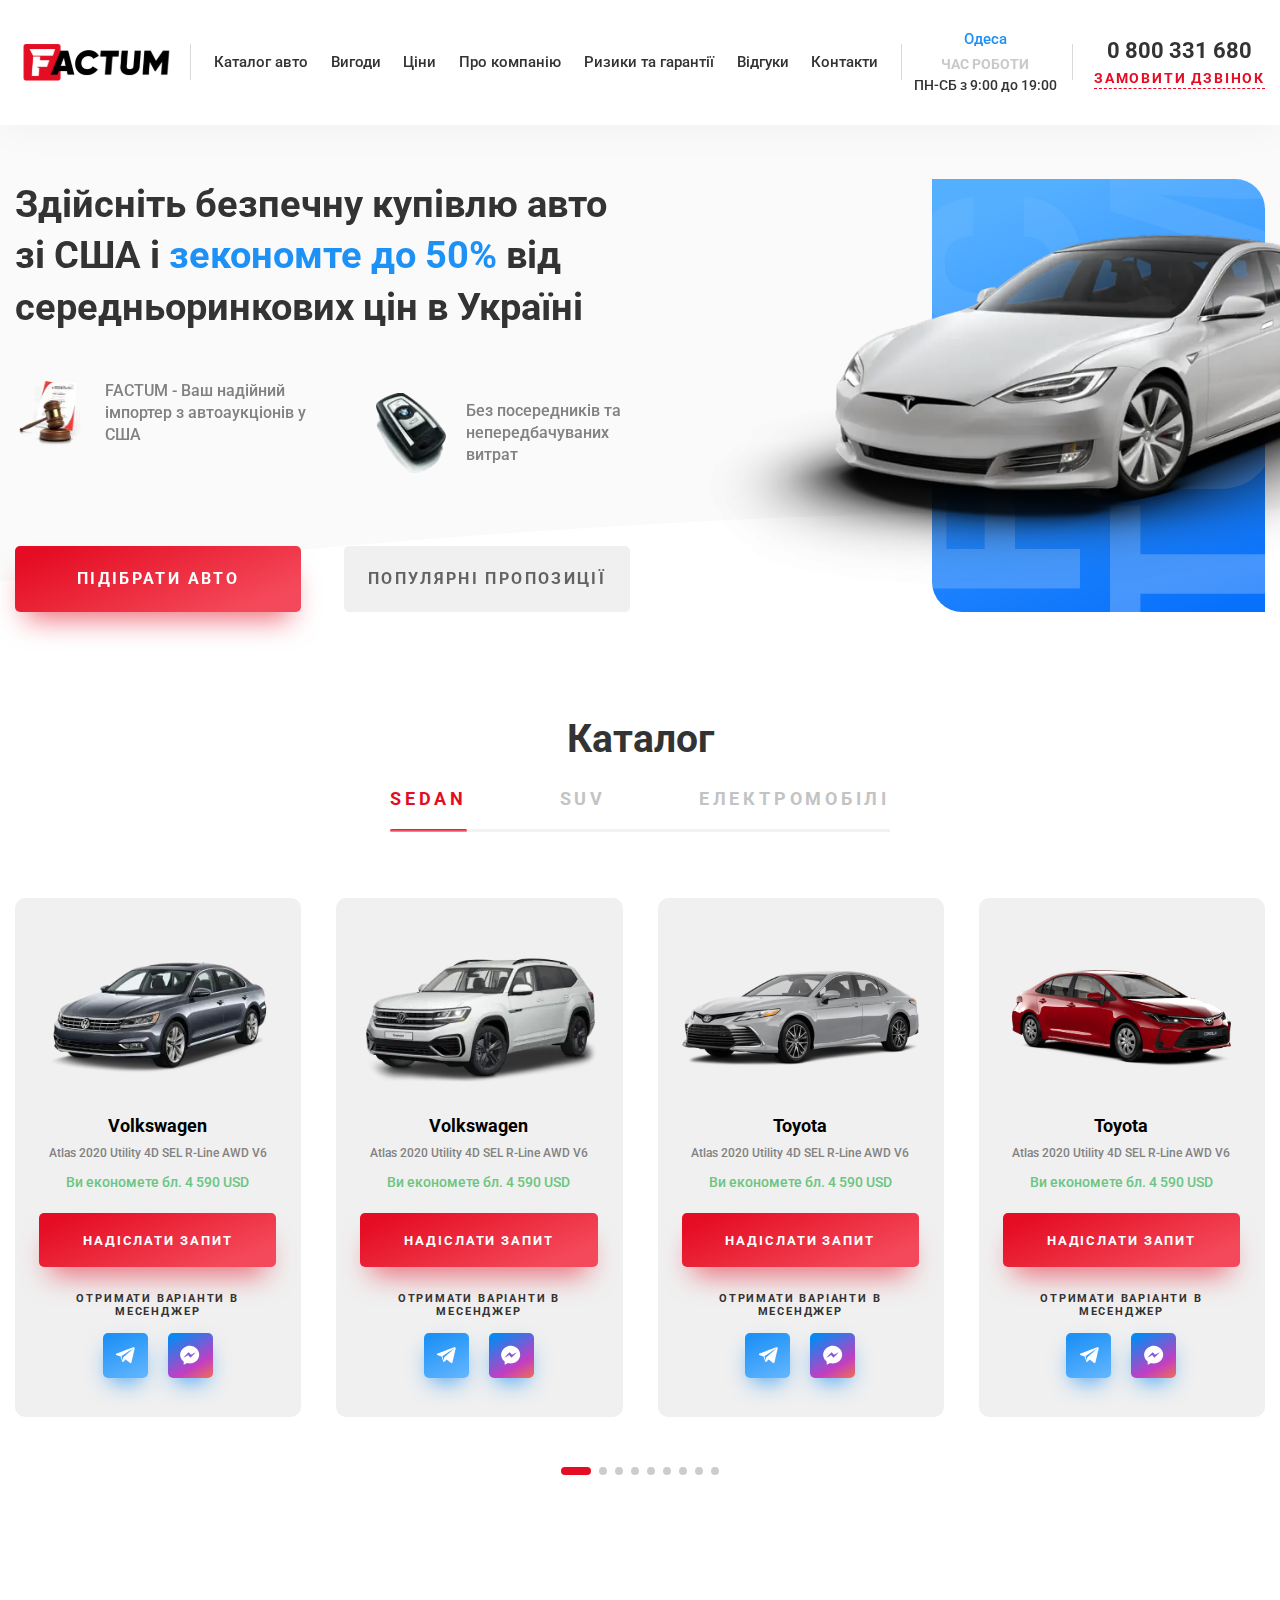
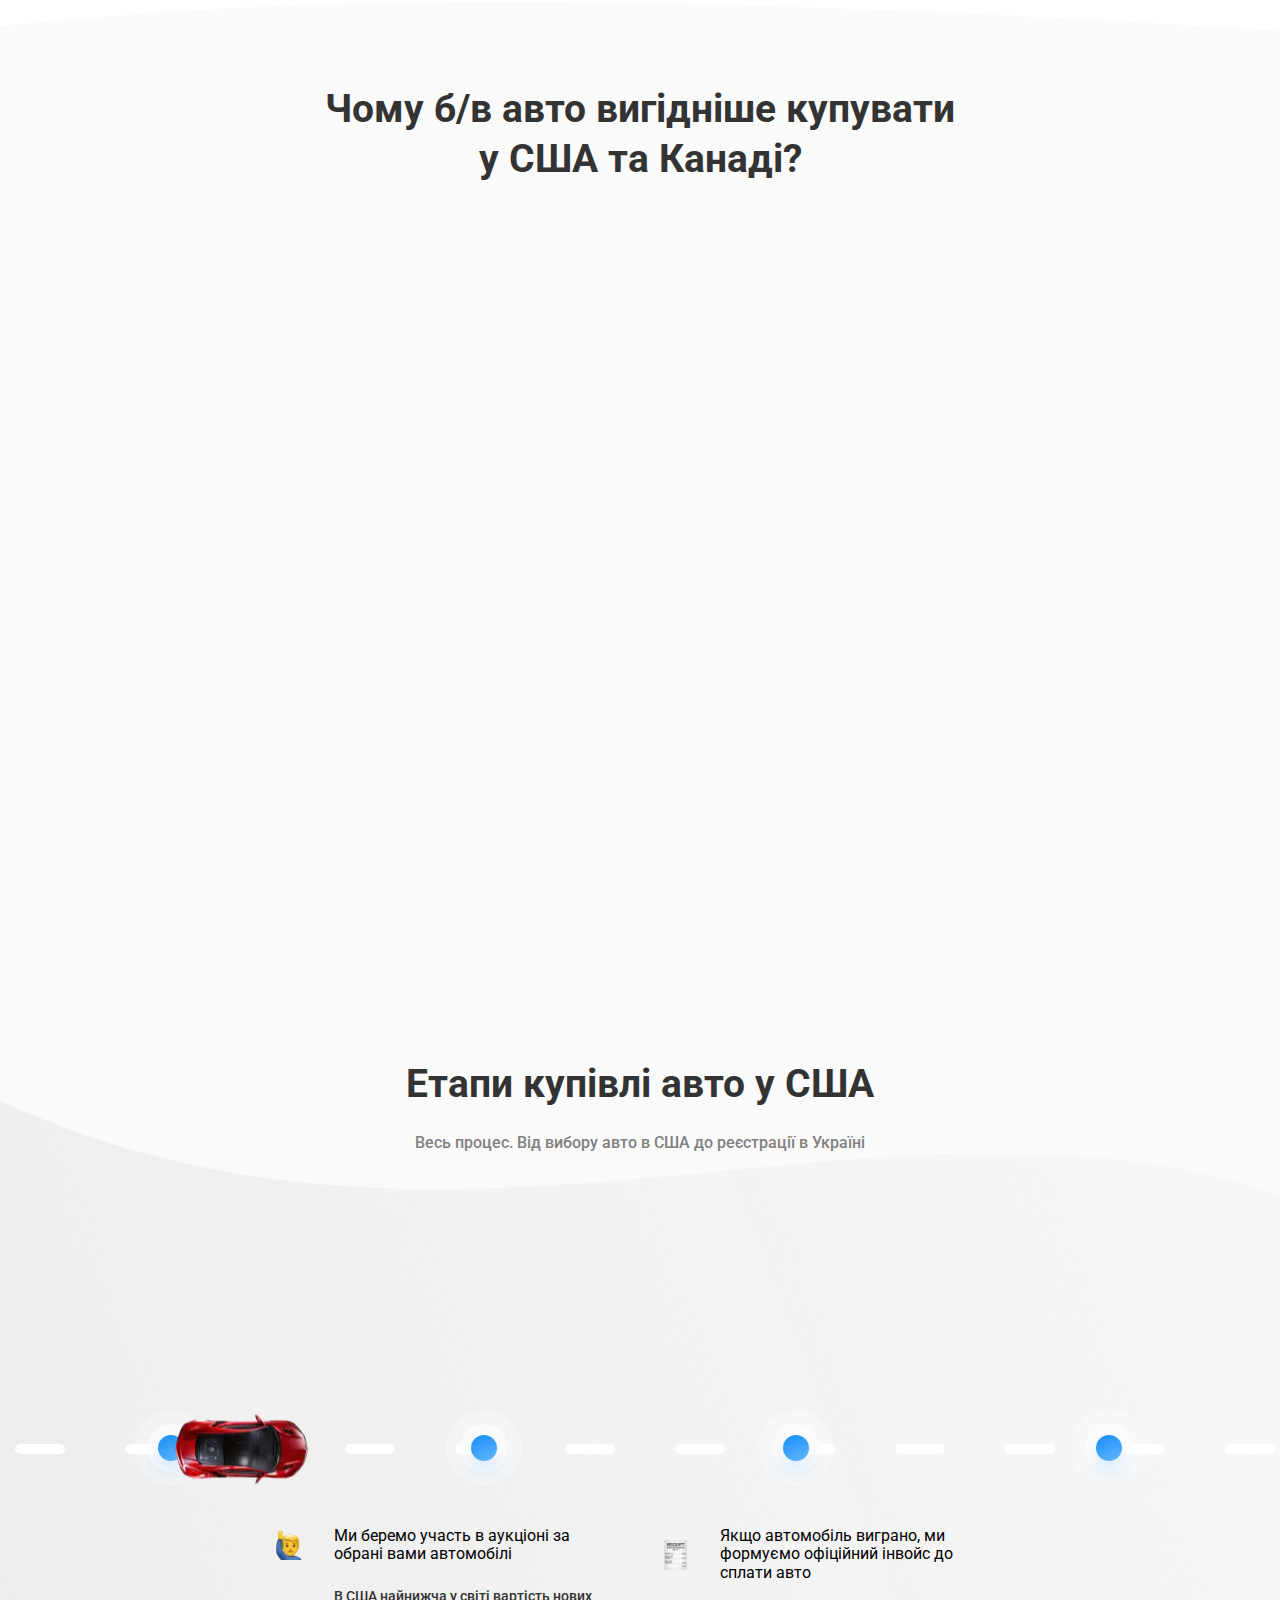
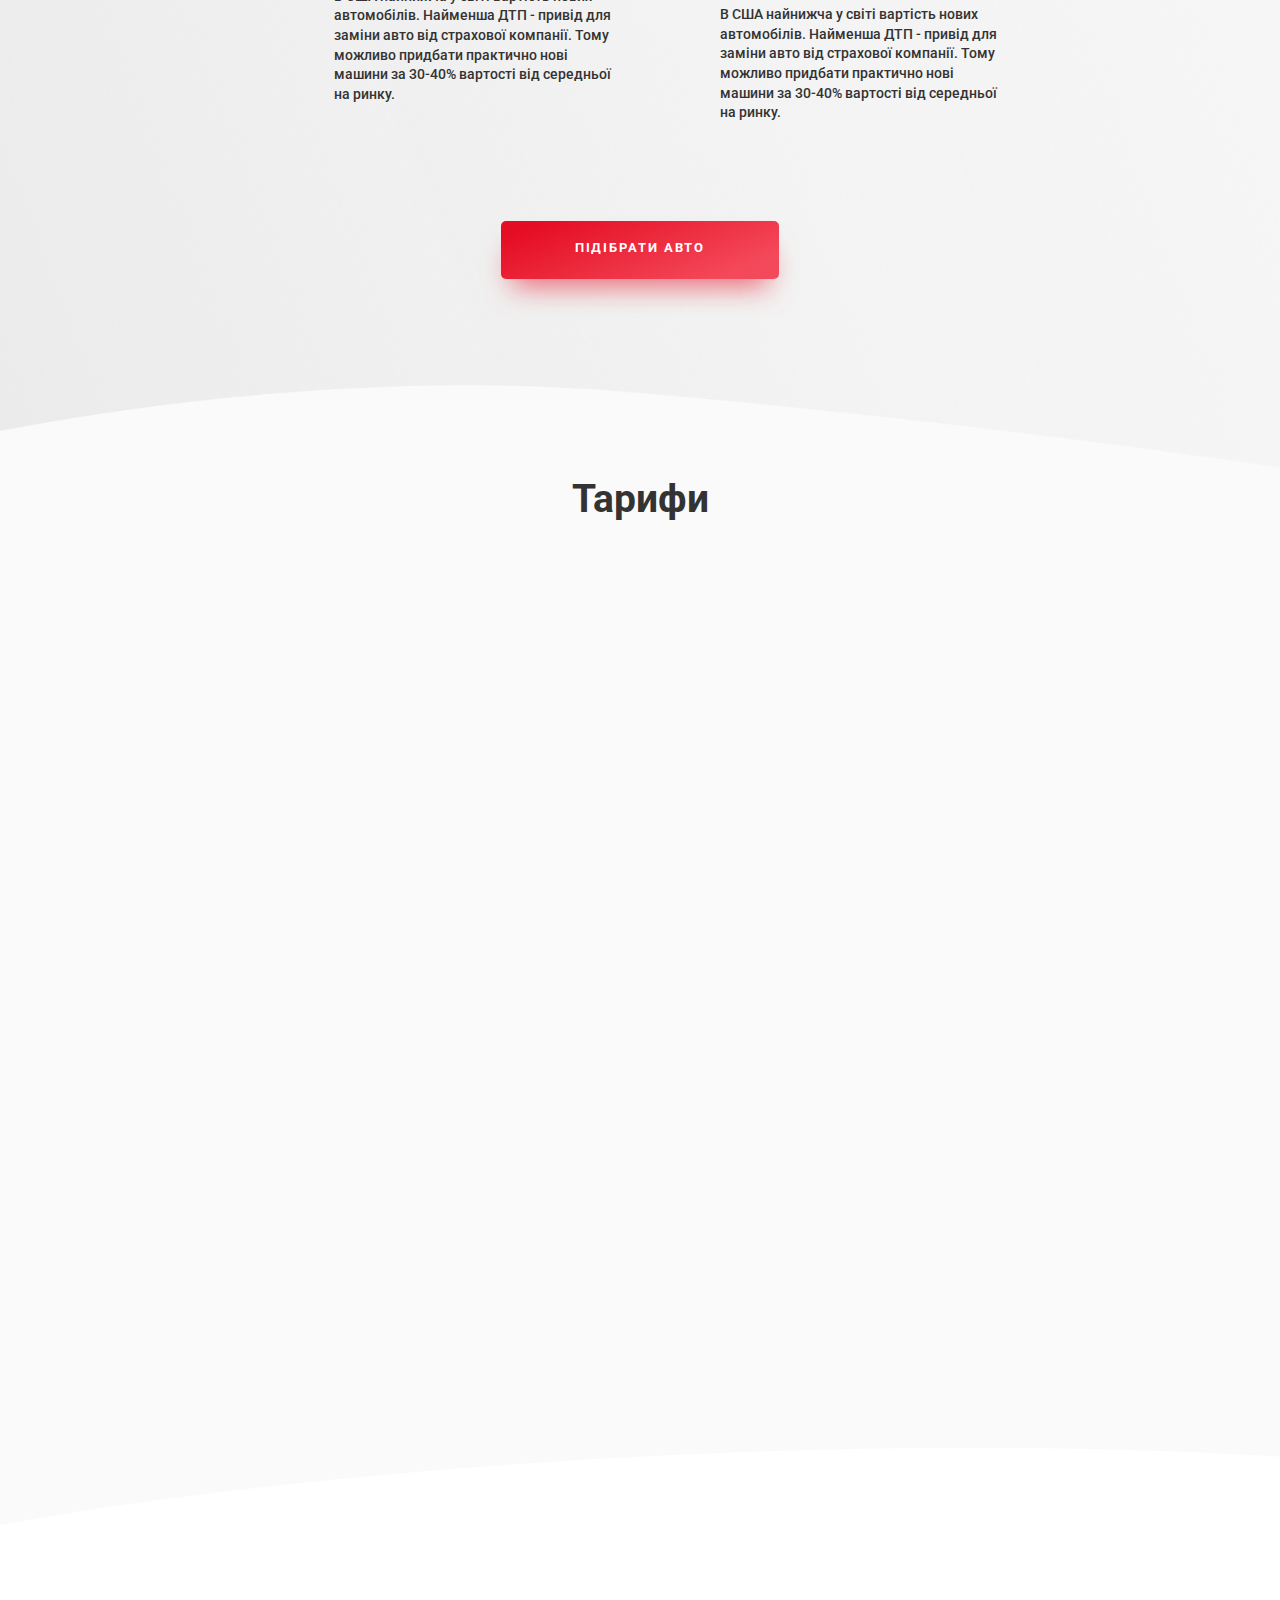
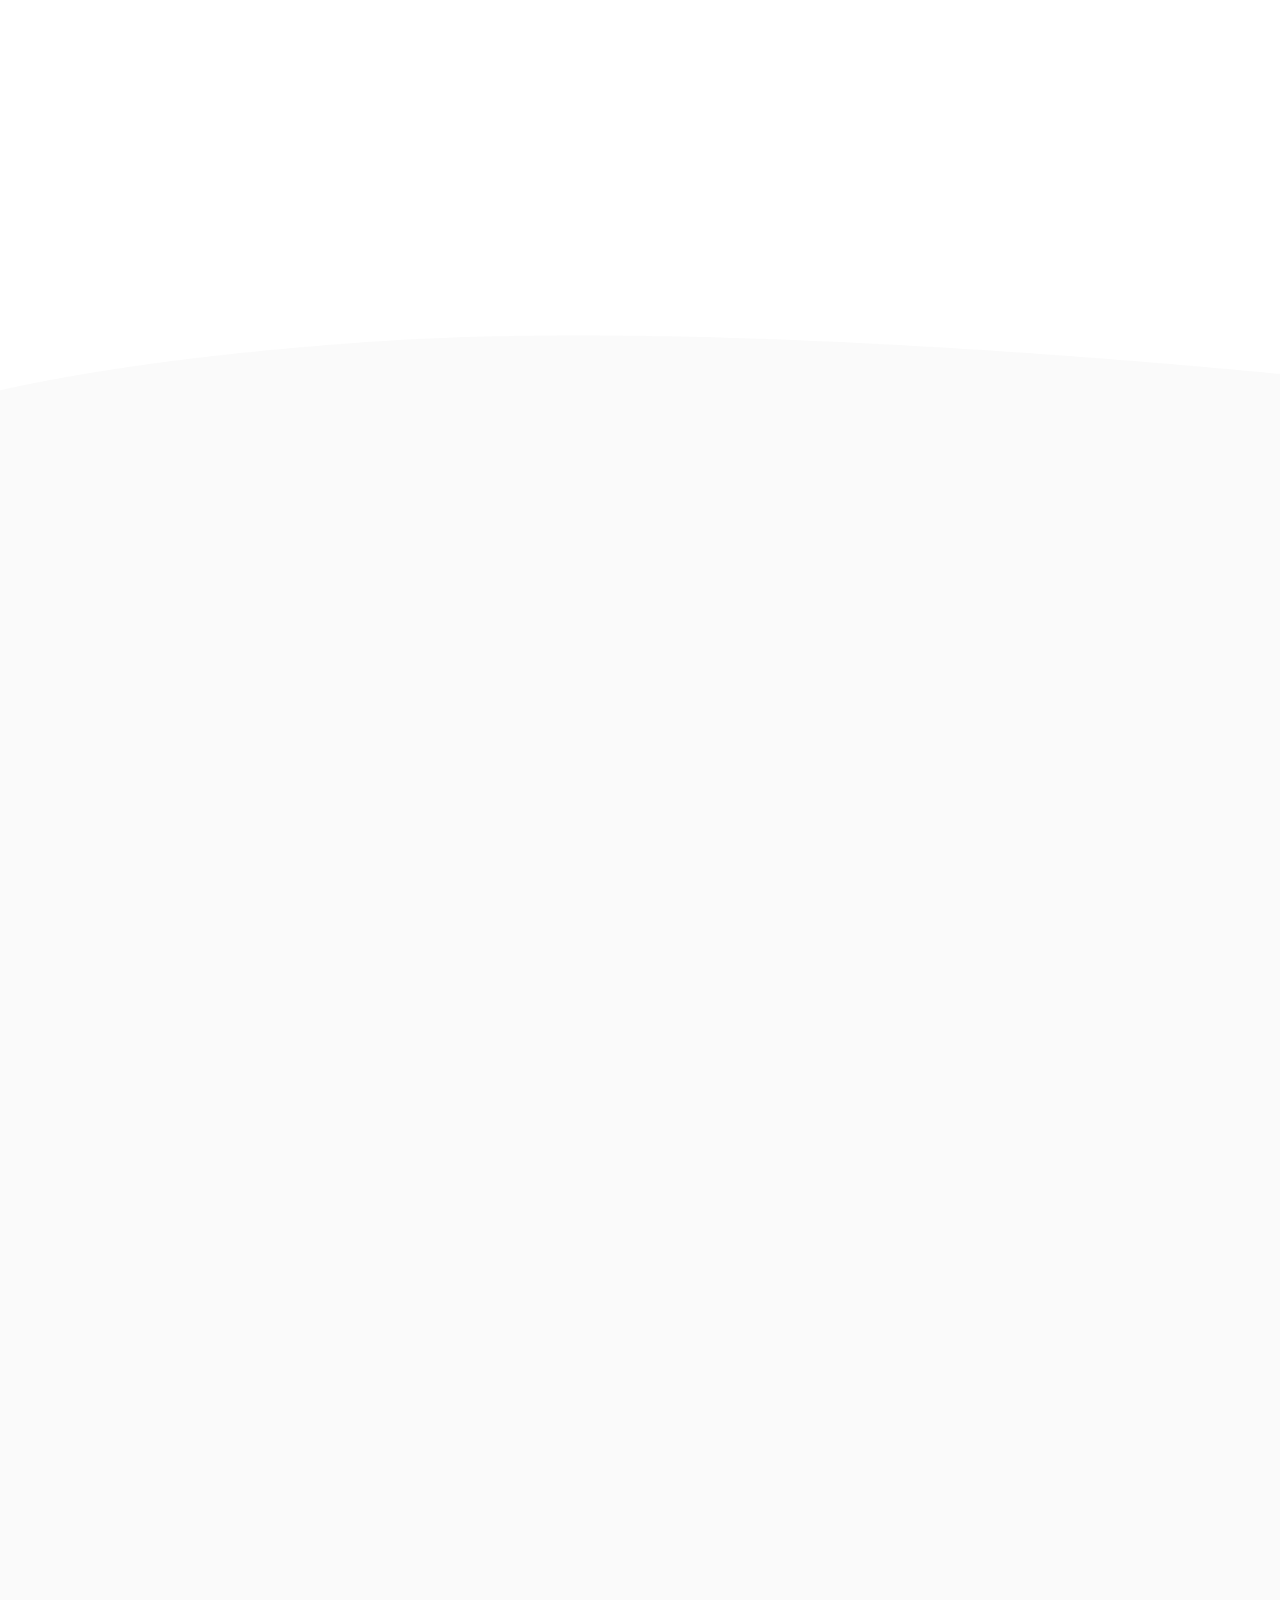
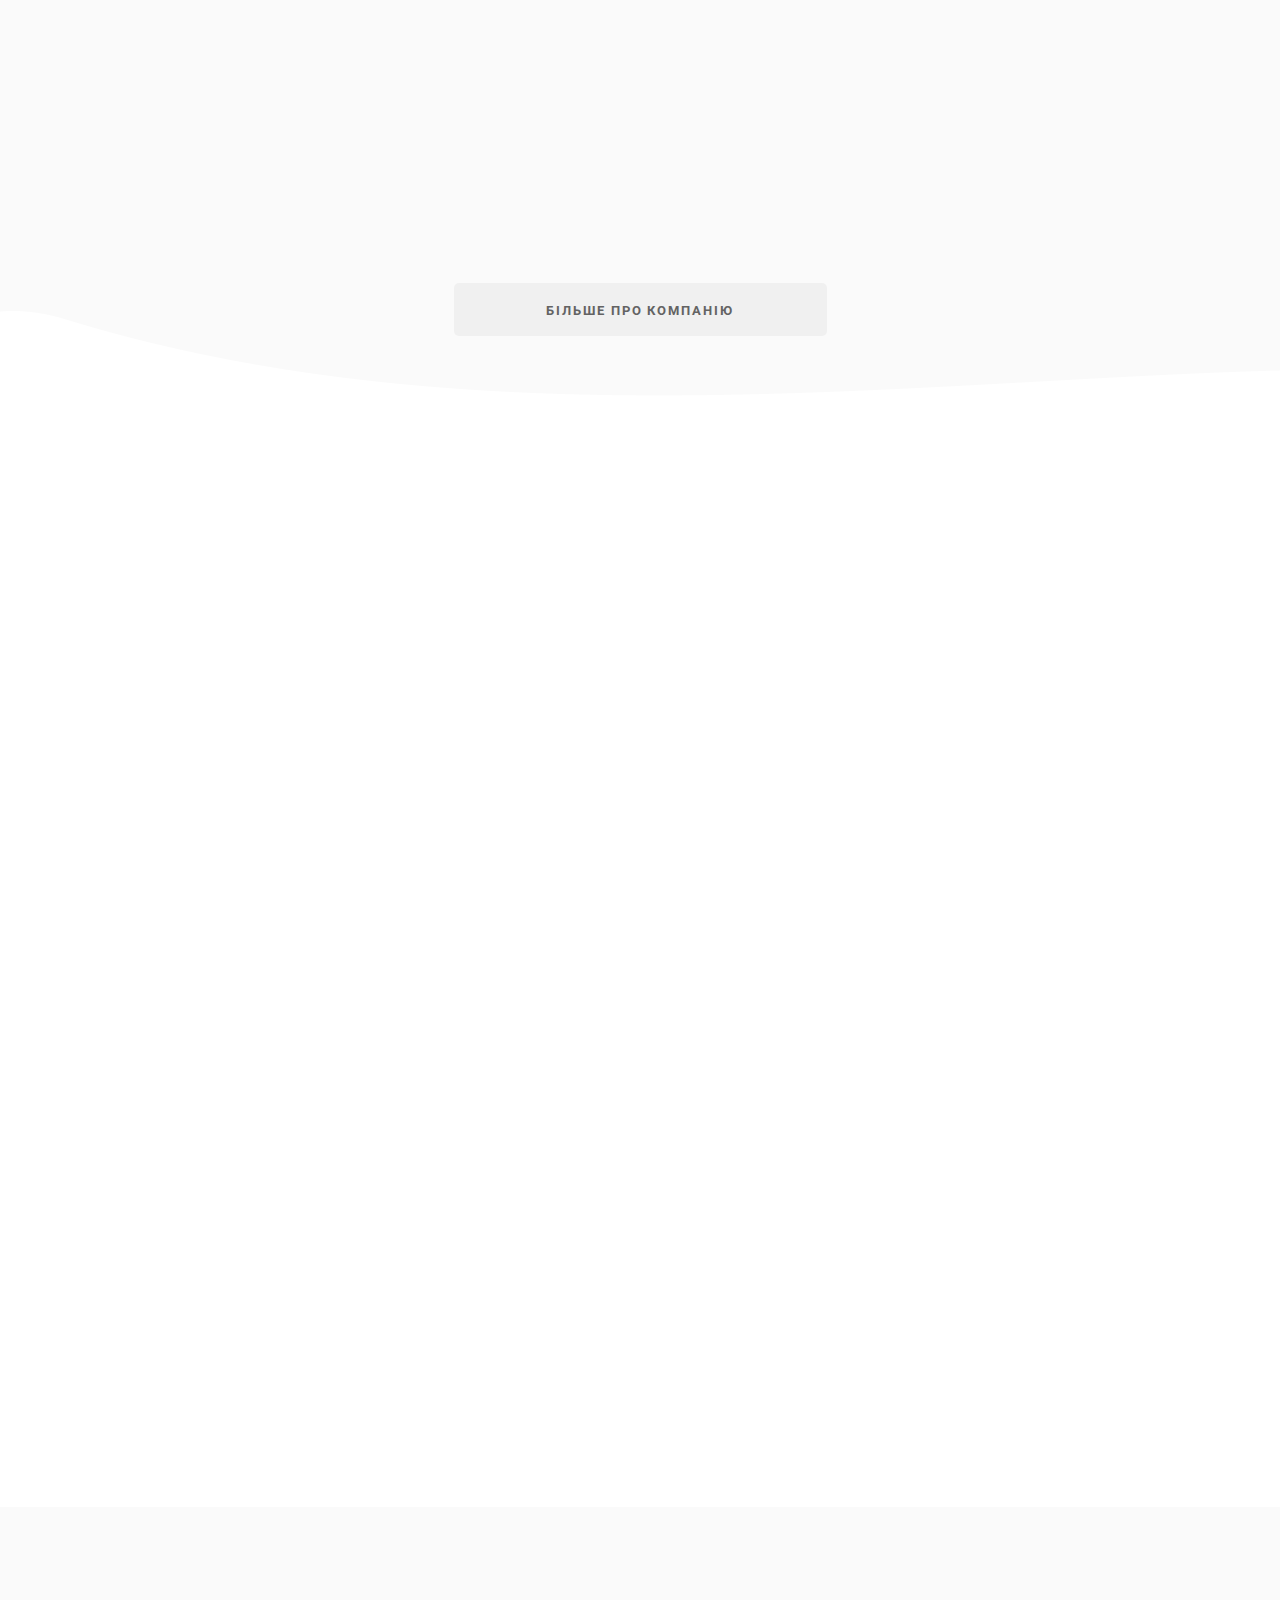
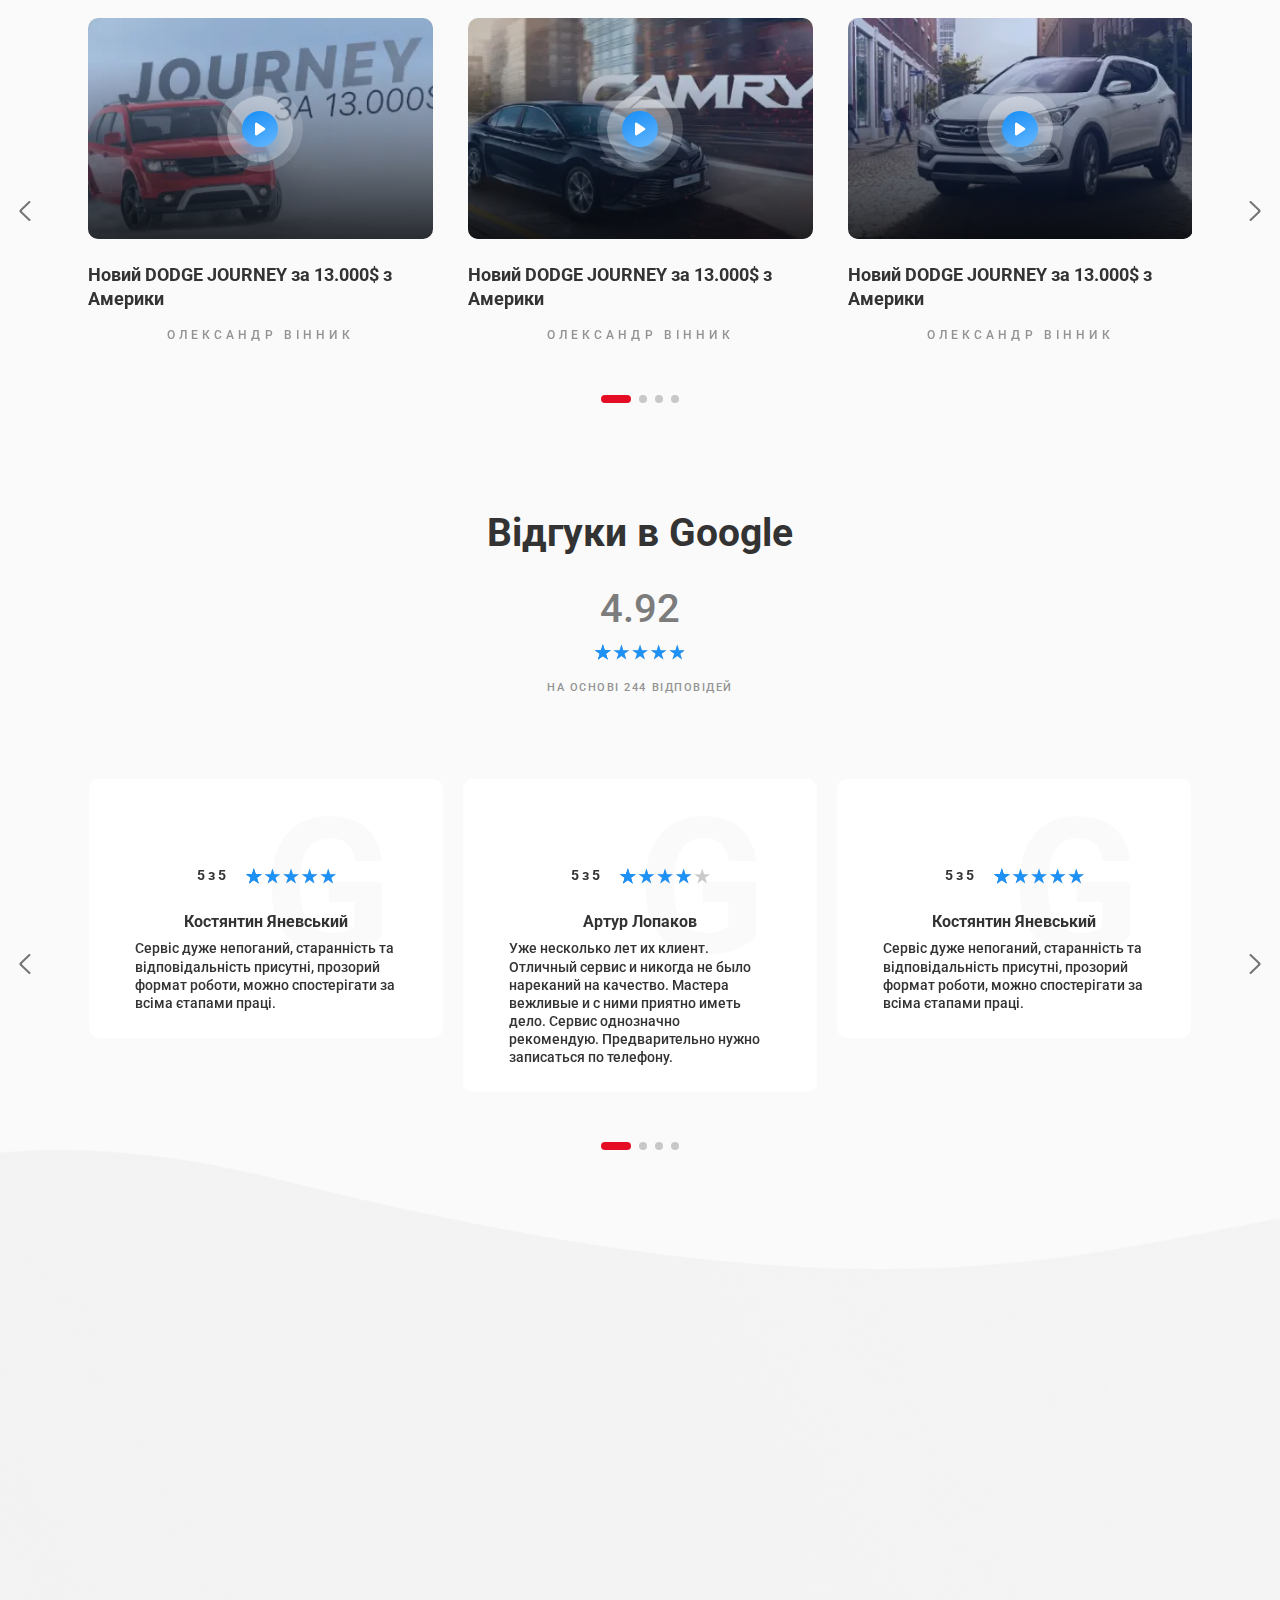
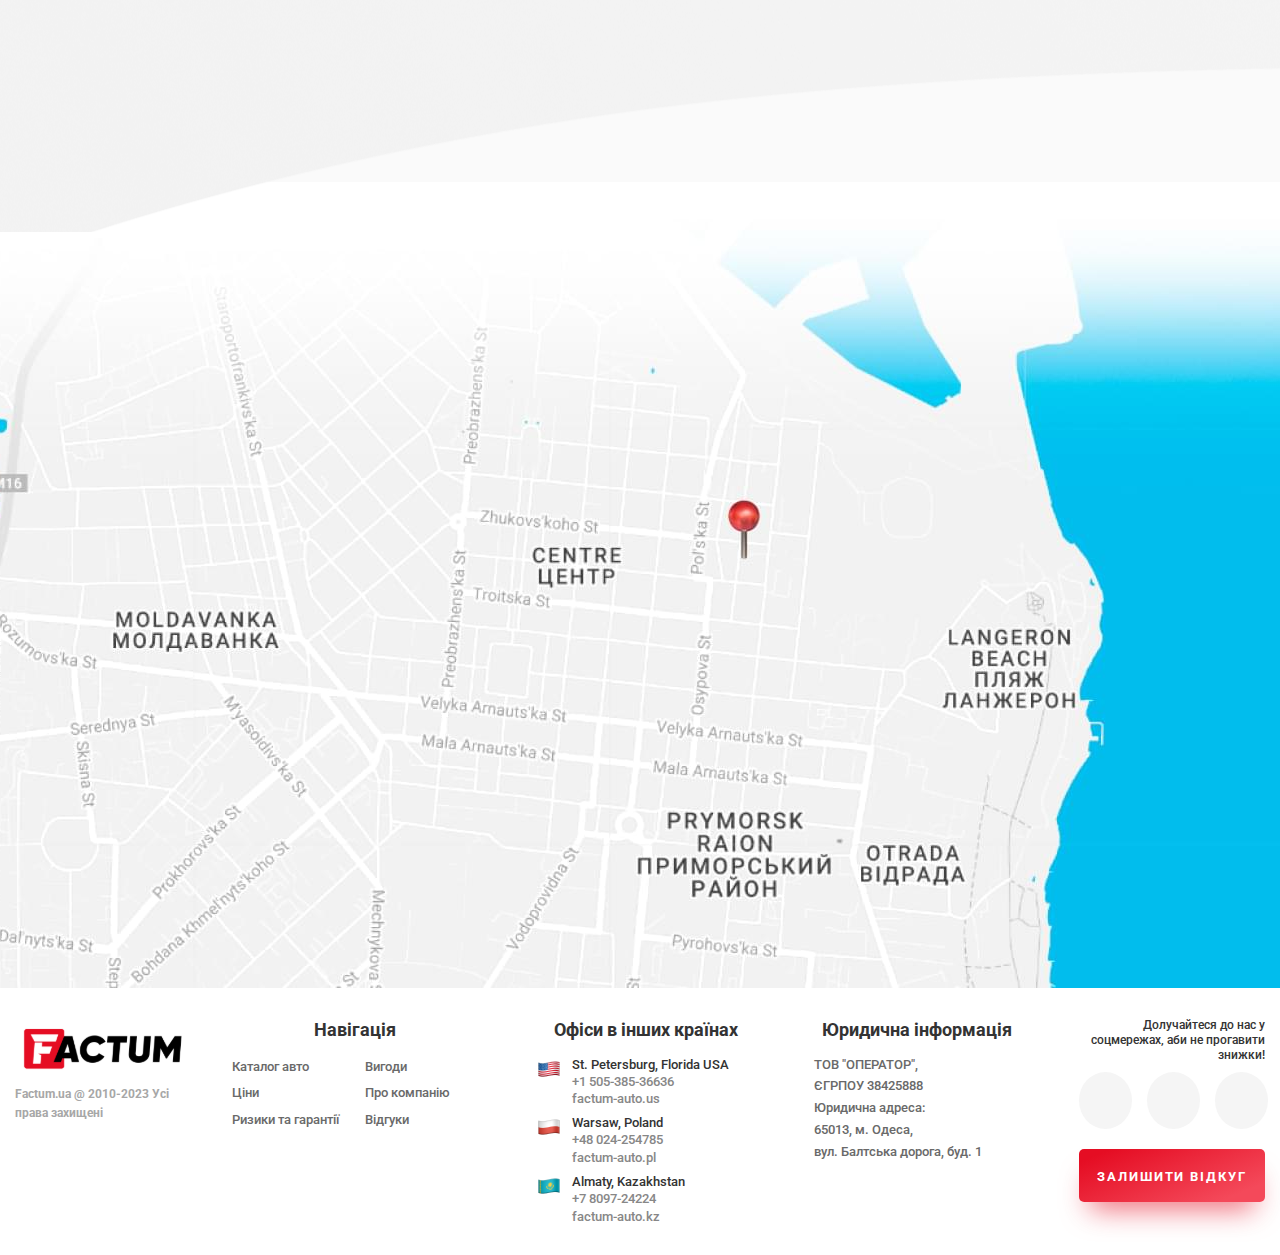
<file: index.html>
<!DOCTYPE html><html lang="uk"><head><meta charset="utf-8"><meta content="IE=edge" http-equiv="X-UA-Compatible"><meta content="width=device-width,initial-scale=1" name="viewport"><meta name="description" content="Авто з США купити під ключ в Україні за найліпшою ціною БУ машииу наявності з штаів Америки під замовлення Доставка Сертиікація."><meta name="keywords" content="Авто"><meta name="author" content="Dmitry Conquer"><link rel="icon" href="./img/ico/favicon.ico"><link href="./css/style.min.css" rel="stylesheet"><title>Factum Cars</title></head><body><div class="wrapper"><header class="header"><div class="header__container"><div class="header__inner"><a href="#hero" class="header__logo _imw"><img src="./img/content/logos/logo.svg" alt="логотип компанії"></a><div class="header__menu menu _menu-header"><nav class="menu__navigation"><ul class="menu__list"><li class="menu__item _menu-item"><a href="#catalog" class="menu__link _menu-link">Каталог авто</a></li><li class="menu__item _menu-item"><a href="#why" class="menu__link _menu-link">Вигоди</a></li><li class="menu__item _menu-item"><a href="#tariffs" class="menu__link _menu-link">Ціни</a></li><li class="menu__item _menu-item"><a href="#about" class="menu__link _menu-link">Про компанію</a></li><li class="menu__item _menu-item"><a href="#guarantees" class="menu__link _menu-link">Ризики та гарантії</a></li><li class="menu__item _menu-item"><a href="#comments" class="menu__link _menu-link">Відгуки</a></li><li class="menu__item _menu-item"><a href="#contacts" class="menu__link _menu-link">Контакти</a></li></ul></nav></div><address class="header__contacts contacts-header" data-da=".menu,575.98,last"><div class="contacts-header__info _menu-item"><div class="contacts-header__location"><p><a href="#contacts">Одеса</a></p></div><div class="contacts-header__time time-header"><p class="time-header__title">Час роботи</p><p class="time-header__text">ПН-СБ з 9:00 до 19:00</p></div></div><div class="contacts-header__connect connect-header _menu-item"><a href="tel:08003321180" class="connect-header__tel">0 800 331 680</a> <a href="#connect" class="connect-header__button">Замовити дзвінок</a></div></address><button class="header__icon _menu-icon" type="button" aria-label="Відкрити меню"><span></span></button></div></div></header><main><section class="hero" id="hero"><div class="hero__container"><div class="hero__inner"><div class="hero__content" data-aos="fade-up"><h1 class="hero__title">Здійсніть безпечну купівлю авто зі США і <span>зекономте до 50%</span> від середньоринкових цін в Україні</h1><div class="hero__info info-hero"><ul class="info-hero__list"><li class="info-hero__item item-hero-info"><div class="item-hero-info__image _imw"><picture><source srcset="./img/content/hero/img1.webp" type="image/webp"><img src="./img/content/hero/img1.png" alt="зображення"></picture></div><p class="item-hero-info__text">FACTUM - Ваш надійний імпортер з автоаукціонів у США</p></li><li class="info-hero__item item-hero-info"><div class="item-hero-info__image _imw"><picture><source srcset="./img/content/hero/img2.webp" type="image/webp"><img src="./img/content/hero/img2.png" alt="зображення"></picture></div><p class="item-hero-info__text">Без посередників та непередбачуваних витрат</p></li></ul></div><div class="hero__buttons"><a href="#catalog" class="hero__choose button button_primary">Підібрати авто</a> <a href="#catalog" class="hero__choose button button_secondary">популярні пропозиції</a></div></div><div class="hero__right right-hero" data-aos="fade-down-left" data-aos-delay="50"><div class="right-hero__content"><span>FAC<br>TUM</span></div><div class="right-hero__image _imw"><picture><source srcset="./img/content/hero/hero1.webp" type="image/webp"><img src="./img/content/hero/hero1.png" alt="автомобіль ТЕСЛА"></picture></div></div></div></div></section><section class="catalog _tab" id="catalog"><img class="catalog__bg" src="./img/decor/bg-vector.svg" alt="background"><div class="catalog__container"><h2 class="catalog__title">Каталог</h2><ul class="catalog__tabs"><li class="catalog__tab"><a class="_active-tab-caption" href="#" data-tab-caption="sedan">SEDAN</a></li><li class="catalog__tab"><a href="#" data-tab-caption="suv">SUV</a></li><li class="catalog__tab"><a href="#" data-tab-caption="electro-car">електромобілі</a></li></ul><div class="catalog__slider slider-catalog _active-tab-content" data-tab-content="sedan"><div class="slider-catalog__wrapper"><div class="slider-catalog__slide slide-catalog _tab-content-anim"><a href="#" class="slide-catalog__image _imw"><picture><source srcset="./img/content/catalog/sedan1.webp" type="image/webp"><img src="./img/content/catalog/sedan1.png" alt="Volkswagen " loading="lazy"></picture></a><div class="slide-catalog__info"><h3 class="slide-catalog__title">Volkswagen</h3><p class="slide-catalog__text">Atlas 2020 Utility 4D SEL R-Line AWD V6</p><p class="slide-catalog__save">Ви економете бл. 4 590 USD</p></div><a href="#connect" class="slide-catalog__button button button_primary">НАДІСЛАТИ ЗАПИТ</a><p class="slide-catalog__more">ОТРИМАТИ ВАРІАНТИ В МЕСЕНДЖЕР</p><ul class="slide-catalog__list"><li class="slide-catalog__item slide-catalog__item_tel"><a href="#" class="slide-catalog__link" aria-label="посилання на телеграм"><svg class="icon-telegram"><use href="./sprites/sprite.svg#icon-telegram"></use></svg></a></li><li class="slide-catalog__item slide-catalog__item_ins"><a href="#" class="slide-catalog__link" aria-label="посилання на месенджер"><svg class="icon-message"><use href="./sprites/sprite.svg#icon-message"></use></svg></a></li></ul></div><div class="slider-catalog__slide slide-catalog _tab-content-anim"><a href="#" class="slide-catalog__image _imw"><picture><source srcset="./img/content/catalog/sedan2.webp" type="image/webp"><img src="./img/content/catalog/sedan2.png" alt="Volkswagen " loading="lazy"></picture></a><div class="slide-catalog__info"><h3 class="slide-catalog__title">Volkswagen</h3><p class="slide-catalog__text">Atlas 2020 Utility 4D SEL R-Line AWD V6</p><p class="slide-catalog__save">Ви економете бл. 4 590 USD</p></div><a href="#connect" class="slide-catalog__button button button_primary">НАДІСЛАТИ ЗАПИТ</a><p class="slide-catalog__more">ОТРИМАТИ ВАРІАНТИ В МЕСЕНДЖЕР</p><ul class="slide-catalog__list"><li class="slide-catalog__item slide-catalog__item_tel"><a href="#" class="slide-catalog__link" aria-label="посилання на телеграм"><svg class="icon-telegram"><use href="./sprites/sprite.svg#icon-telegram"></use></svg></a></li><li class="slide-catalog__item slide-catalog__item_ins"><a href="#" class="slide-catalog__link" aria-label="посилання на месенджер"><svg class="icon-message"><use href="./sprites/sprite.svg#icon-message"></use></svg></a></li></ul></div><div class="slider-catalog__slide slide-catalog _tab-content-anim"><a href="#" class="slide-catalog__image _imw"><picture><source srcset="./img/content/catalog/sedan3.webp" type="image/webp"><img src="./img/content/catalog/sedan3.png" alt="Toyota " loading="lazy"></picture></a><div class="slide-catalog__info"><h3 class="slide-catalog__title">Toyota</h3><p class="slide-catalog__text">Atlas 2020 Utility 4D SEL R-Line AWD V6</p><p class="slide-catalog__save">Ви економете бл. 4 590 USD</p></div><a href="#connect" class="slide-catalog__button button button_primary">НАДІСЛАТИ ЗАПИТ</a><p class="slide-catalog__more">ОТРИМАТИ ВАРІАНТИ В МЕСЕНДЖЕР</p><ul class="slide-catalog__list"><li class="slide-catalog__item slide-catalog__item_tel"><a href="#" class="slide-catalog__link" aria-label="посилання на телеграм"><svg class="icon-telegram"><use href="./sprites/sprite.svg#icon-telegram"></use></svg></a></li><li class="slide-catalog__item slide-catalog__item_ins"><a href="#" class="slide-catalog__link" aria-label="посилання на месенджер"><svg class="icon-message"><use href="./sprites/sprite.svg#icon-message"></use></svg></a></li></ul></div><div class="slider-catalog__slide slide-catalog _tab-content-anim"><a href="#" class="slide-catalog__image _imw"><picture><source srcset="./img/content/catalog/sedan5.webp" type="image/webp"><img src="./img/content/catalog/sedan5.png" alt="Toyota " loading="lazy"></picture></a><div class="slide-catalog__info"><h3 class="slide-catalog__title">Toyota</h3><p class="slide-catalog__text">Atlas 2020 Utility 4D SEL R-Line AWD V6</p><p class="slide-catalog__save">Ви економете бл. 4 590 USD</p></div><a href="#connect" class="slide-catalog__button button button_primary">НАДІСЛАТИ ЗАПИТ</a><p class="slide-catalog__more">ОТРИМАТИ ВАРІАНТИ В МЕСЕНДЖЕР</p><ul class="slide-catalog__list"><li class="slide-catalog__item slide-catalog__item_tel"><a href="#" class="slide-catalog__link" aria-label="посилання на телеграм"><svg class="icon-telegram"><use href="./sprites/sprite.svg#icon-telegram"></use></svg></a></li><li class="slide-catalog__item slide-catalog__item_ins"><a href="#" class="slide-catalog__link" aria-label="посилання на месенджер"><svg class="icon-message"><use href="./sprites/sprite.svg#icon-message"></use></svg></a></li></ul></div><div class="slider-catalog__slide slide-catalog _tab-content-anim"><a href="#" class="slide-catalog__image _imw"><picture><source srcset="./img/content/catalog/sedan6.webp" type="image/webp"><img src="./img/content/catalog/sedan6.png" alt="Audi " loading="lazy"></picture></a><div class="slide-catalog__info"><h3 class="slide-catalog__title">Audi</h3><p class="slide-catalog__text">Atlas 2020 Utility 4D SEL R-Line AWD V6</p><p class="slide-catalog__save">Ви економете бл. 4 590 USD</p></div><a href="#connect" class="slide-catalog__button button button_primary">НАДІСЛАТИ ЗАПИТ</a><p class="slide-catalog__more">ОТРИМАТИ ВАРІАНТИ В МЕСЕНДЖЕР</p><ul class="slide-catalog__list"><li class="slide-catalog__item slide-catalog__item_tel"><a href="#" class="slide-catalog__link" aria-label="посилання на телеграм"><svg class="icon-telegram"><use href="./sprites/sprite.svg#icon-telegram"></use></svg></a></li><li class="slide-catalog__item slide-catalog__item_ins"><a href="#" class="slide-catalog__link" aria-label="посилання на месенджер"><svg class="icon-message"><use href="./sprites/sprite.svg#icon-message"></use></svg></a></li></ul></div><div class="slider-catalog__slide slide-catalog _tab-content-anim"><a href="#" class="slide-catalog__image _imw"><picture><source srcset="./img/content/catalog/sedan7.webp" type="image/webp"><img src="./img/content/catalog/sedan7.png" alt="Lada " loading="lazy"></picture></a><div class="slide-catalog__info"><h3 class="slide-catalog__title">Lada</h3><p class="slide-catalog__text">Atlas 2020 Utility 4D SEL R-Line AWD V6</p><p class="slide-catalog__save">Ви економете бл. 4 590 USD</p></div><a href="#connect" class="slide-catalog__button button button_primary">НАДІСЛАТИ ЗАПИТ</a><p class="slide-catalog__more">ОТРИМАТИ ВАРІАНТИ В МЕСЕНДЖЕР</p><ul class="slide-catalog__list"><li class="slide-catalog__item slide-catalog__item_tel"><a href="#" class="slide-catalog__link" aria-label="посилання на телеграм"><svg class="icon-telegram"><use href="./sprites/sprite.svg#icon-telegram"></use></svg></a></li><li class="slide-catalog__item slide-catalog__item_ins"><a href="#" class="slide-catalog__link" aria-label="посилання на месенджер"><svg class="icon-message"><use href="./sprites/sprite.svg#icon-message"></use></svg></a></li></ul></div><div class="slider-catalog__slide slide-catalog _tab-content-anim"><a href="#" class="slide-catalog__image _imw"><picture><source srcset="./img/content/catalog/suv2.webp" type="image/webp"><img src="./img/content/catalog/suv2.png" alt="Hundai " loading="lazy"></picture></a><div class="slide-catalog__info"><h3 class="slide-catalog__title">Hundai</h3><p class="slide-catalog__text">Atlas 2020 Utility 4D SEL R-Line AWD V6</p><p class="slide-catalog__save">Ви економете бл. 4 590 USD</p></div><a href="#connect" class="slide-catalog__button button button_primary">НАДІСЛАТИ ЗАПИТ</a><p class="slide-catalog__more">ОТРИМАТИ ВАРІАНТИ В МЕСЕНДЖЕР</p><ul class="slide-catalog__list"><li class="slide-catalog__item slide-catalog__item_tel"><a href="#" class="slide-catalog__link" aria-label="посилання на телеграм"><svg class="icon-telegram"><use href="./sprites/sprite.svg#icon-telegram"></use></svg></a></li><li class="slide-catalog__item slide-catalog__item_ins"><a href="#" class="slide-catalog__link" aria-label="посилання на месенджер"><svg class="icon-message"><use href="./sprites/sprite.svg#icon-message"></use></svg></a></li></ul></div><div class="slider-catalog__slide slide-catalog _tab-content-anim"><a href="#" class="slide-catalog__image _imw"><picture><source srcset="./img/content/catalog/sedan3.webp" type="image/webp"><img src="./img/content/catalog/sedan3.png" alt="Toyota " loading="lazy"></picture></a><div class="slide-catalog__info"><h3 class="slide-catalog__title">Toyota</h3><p class="slide-catalog__text">Atlas 2020 Utility 4D SEL R-Line AWD V6</p><p class="slide-catalog__save">Ви економете бл. 4 590 USD</p></div><a href="#connect" class="slide-catalog__button button button_primary">НАДІСЛАТИ ЗАПИТ</a><p class="slide-catalog__more">ОТРИМАТИ ВАРІАНТИ В МЕСЕНДЖЕР</p><ul class="slide-catalog__list"><li class="slide-catalog__item slide-catalog__item_tel"><a href="#" class="slide-catalog__link" aria-label="посилання на телеграм"><svg class="icon-telegram"><use href="./sprites/sprite.svg#icon-telegram"></use></svg></a></li><li class="slide-catalog__item slide-catalog__item_ins"><a href="#" class="slide-catalog__link" aria-label="посилання на месенджер"><svg class="icon-message"><use href="./sprites/sprite.svg#icon-message"></use></svg></a></li></ul></div><div class="slider-catalog__slide slide-catalog _tab-content-anim"><a href="#" class="slide-catalog__image _imw"><picture><source srcset="./img/content/catalog/sedan3.webp" type="image/webp"><img src="./img/content/catalog/sedan3.png" alt="Toyota " loading="lazy"></picture></a><div class="slide-catalog__info"><h3 class="slide-catalog__title">Toyota</h3><p class="slide-catalog__text">Atlas 2020 Utility 4D SEL R-Line AWD V6</p><p class="slide-catalog__save">Ви економете бл. 4 590 USD</p></div><a href="#connect" class="slide-catalog__button button button_primary">НАДІСЛАТИ ЗАПИТ</a><p class="slide-catalog__more">ОТРИМАТИ ВАРІАНТИ В МЕСЕНДЖЕР</p><ul class="slide-catalog__list"><li class="slide-catalog__item slide-catalog__item_tel"><a href="#" class="slide-catalog__link" aria-label="посилання на телеграм"><svg class="icon-telegram"><use href="./sprites/sprite.svg#icon-telegram"></use></svg></a></li><li class="slide-catalog__item slide-catalog__item_ins"><a href="#" class="slide-catalog__link" aria-label="посилання на месенджер"><svg class="icon-message"><use href="./sprites/sprite.svg#icon-message"></use></svg></a></li></ul></div></div><div class="slider-catalog__pagination pagination"></div></div><div class="catalog__slider slider-catalog" data-tab-content="suv"><div class="slider-catalog__wrapper"><div class="slider-catalog__slide slide-catalog _tab-content-anim"><a href="#" class="slide-catalog__image _imw"><picture><source srcset="./img/content/catalog/suv2.webp" type="image/webp"><img src="./img/content/catalog/suv2.png" alt="Toyota " loading="lazy"></picture></a><div class="slide-catalog__info"><h3 class="slide-catalog__title">Toyota</h3><p class="slide-catalog__text">Atlas 2020 Utility 4D SEL R-Line AWD V6</p><p class="slide-catalog__save">Ви економете бл. 4 590 USD</p></div><a href="#connect" class="slide-catalog__button button button_primary">НАДІСЛАТИ ЗАПИТ</a><p class="slide-catalog__more">ОТРИМАТИ ВАРІАНТИ В МЕСЕНДЖЕР</p><ul class="slide-catalog__list"><li class="slide-catalog__item slide-catalog__item_tel"><a href="#" class="slide-catalog__link" aria-label="посилання на телеграм"><svg class="icon-telegram"><use href="./sprites/sprite.svg#icon-telegram"></use></svg></a></li><li class="slide-catalog__item slide-catalog__item_ins"><a href="#" class="slide-catalog__link" aria-label="посилання на месенджер"><svg class="icon-message"><use href="./sprites/sprite.svg#icon-message"></use></svg></a></li></ul></div><div class="slider-catalog__slide slide-catalog _tab-content-anim"><a href="#" class="slide-catalog__image _imw"><picture><source srcset="./img/content/catalog/suv3.webp" type="image/webp"><img src="./img/content/catalog/suv3.png" alt="Toyota " loading="lazy"></picture></a><div class="slide-catalog__info"><h3 class="slide-catalog__title">Toyota</h3><p class="slide-catalog__text">Atlas 2020 Utility 4D SEL R-Line AWD V6</p><p class="slide-catalog__save">Ви економете бл. 4 590 USD</p></div><a href="#connect" class="slide-catalog__button button button_primary">НАДІСЛАТИ ЗАПИТ</a><p class="slide-catalog__more">ОТРИМАТИ ВАРІАНТИ В МЕСЕНДЖЕР</p><ul class="slide-catalog__list"><li class="slide-catalog__item slide-catalog__item_tel"><a href="#" class="slide-catalog__link" aria-label="посилання на телеграм"><svg class="icon-telegram"><use href="./sprites/sprite.svg#icon-telegram"></use></svg></a></li><li class="slide-catalog__item slide-catalog__item_ins"><a href="#" class="slide-catalog__link" aria-label="посилання на месенджер"><svg class="icon-message"><use href="./sprites/sprite.svg#icon-message"></use></svg></a></li></ul></div><div class="slider-catalog__slide slide-catalog _tab-content-anim"><a href="#" class="slide-catalog__image _imw"><picture><source srcset="./img/content/catalog/suv2.webp" type="image/webp"><img src="./img/content/catalog/suv2.png" alt="Audi " loading="lazy"></picture></a><div class="slide-catalog__info"><h3 class="slide-catalog__title">Audi</h3><p class="slide-catalog__text">Atlas 2020 Utility 4D SEL R-Line AWD V6</p><p class="slide-catalog__save">Ви економете бл. 4 590 USD</p></div><a href="#connect" class="slide-catalog__button button button_primary">НАДІСЛАТИ ЗАПИТ</a><p class="slide-catalog__more">ОТРИМАТИ ВАРІАНТИ В МЕСЕНДЖЕР</p><ul class="slide-catalog__list"><li class="slide-catalog__item slide-catalog__item_tel"><a href="#" class="slide-catalog__link" aria-label="посилання на телеграм"><svg class="icon-telegram"><use href="./sprites/sprite.svg#icon-telegram"></use></svg></a></li><li class="slide-catalog__item slide-catalog__item_ins"><a href="#" class="slide-catalog__link" aria-label="посилання на месенджер"><svg class="icon-message"><use href="./sprites/sprite.svg#icon-message"></use></svg></a></li></ul></div><div class="slider-catalog__slide slide-catalog _tab-content-anim"><a href="#" class="slide-catalog__image _imw"><picture><source srcset="./img/content/catalog/suv5.webp" type="image/webp"><img src="./img/content/catalog/suv5.png" alt="Range Rower " loading="lazy"></picture></a><div class="slide-catalog__info"><h3 class="slide-catalog__title">Range Rower</h3><p class="slide-catalog__text">Atlas 2020 Utility 4D SEL R-Line AWD V6</p><p class="slide-catalog__save">Ви економете бл. 4 590 USD</p></div><a href="#connect" class="slide-catalog__button button button_primary">НАДІСЛАТИ ЗАПИТ</a><p class="slide-catalog__more">ОТРИМАТИ ВАРІАНТИ В МЕСЕНДЖЕР</p><ul class="slide-catalog__list"><li class="slide-catalog__item slide-catalog__item_tel"><a href="#" class="slide-catalog__link" aria-label="посилання на телеграм"><svg class="icon-telegram"><use href="./sprites/sprite.svg#icon-telegram"></use></svg></a></li><li class="slide-catalog__item slide-catalog__item_ins"><a href="#" class="slide-catalog__link" aria-label="посилання на месенджер"><svg class="icon-message"><use href="./sprites/sprite.svg#icon-message"></use></svg></a></li></ul></div><div class="slider-catalog__slide slide-catalog _tab-content-anim"><a href="#" class="slide-catalog__image _imw"><picture><source srcset="./img/content/catalog/suv6.webp" type="image/webp"><img src="./img/content/catalog/suv6.png" alt="Mercedec " loading="lazy"></picture></a><div class="slide-catalog__info"><h3 class="slide-catalog__title">Mercedec</h3><p class="slide-catalog__text">Atlas 2020 Utility 4D SEL R-Line AWD V6</p><p class="slide-catalog__save">Ви економете бл. 4 590 USD</p></div><a href="#connect" class="slide-catalog__button button button_primary">НАДІСЛАТИ ЗАПИТ</a><p class="slide-catalog__more">ОТРИМАТИ ВАРІАНТИ В МЕСЕНДЖЕР</p><ul class="slide-catalog__list"><li class="slide-catalog__item slide-catalog__item_tel"><a href="#" class="slide-catalog__link" aria-label="посилання на телеграм"><svg class="icon-telegram"><use href="./sprites/sprite.svg#icon-telegram"></use></svg></a></li><li class="slide-catalog__item slide-catalog__item_ins"><a href="#" class="slide-catalog__link" aria-label="посилання на месенджер"><svg class="icon-message"><use href="./sprites/sprite.svg#icon-message"></use></svg></a></li></ul></div><div class="slider-catalog__slide slide-catalog _tab-content-anim"><a href="#" class="slide-catalog__image _imw"><picture><source srcset="./img/content/catalog/suv2.webp" type="image/webp"><img src="./img/content/catalog/suv2.png" alt="Honda " loading="lazy"></picture></a><div class="slide-catalog__info"><h3 class="slide-catalog__title">Honda</h3><p class="slide-catalog__text">Atlas 2020 Utility 4D SEL R-Line AWD V6</p><p class="slide-catalog__save">Ви економете бл. 4 590 USD</p></div><a href="#connect" class="slide-catalog__button button button_primary">НАДІСЛАТИ ЗАПИТ</a><p class="slide-catalog__more">ОТРИМАТИ ВАРІАНТИ В МЕСЕНДЖЕР</p><ul class="slide-catalog__list"><li class="slide-catalog__item slide-catalog__item_tel"><a href="#" class="slide-catalog__link" aria-label="посилання на телеграм"><svg class="icon-telegram"><use href="./sprites/sprite.svg#icon-telegram"></use></svg></a></li><li class="slide-catalog__item slide-catalog__item_ins"><a href="#" class="slide-catalog__link" aria-label="посилання на месенджер"><svg class="icon-message"><use href="./sprites/sprite.svg#icon-message"></use></svg></a></li></ul></div></div><div class="slider-catalog__pagination pagination"></div></div><div class="catalog__slider slider-catalog" data-tab-content="electro-car"><div class="slider-catalog__wrapper"><div class="slider-catalog__slide slide-catalog _tab-content-anim"><a href="#" class="slide-catalog__image _imw"><picture><source srcset="./img/content/catalog/electro.webp" type="image/webp"><img src="./img/content/catalog/electro.png" alt="Tesla " loading="lazy"></picture></a><div class="slide-catalog__info"><h3 class="slide-catalog__title">Tesla</h3><p class="slide-catalog__text">Atlas 2020 Utility 4D SEL R-Line AWD V6</p><p class="slide-catalog__save">Ви економете бл. 4 590 USD</p></div><a href="#connect" class="slide-catalog__button button button_primary">НАДІСЛАТИ ЗАПИТ</a><p class="slide-catalog__more">ОТРИМАТИ ВАРІАНТИ В МЕСЕНДЖЕР</p><ul class="slide-catalog__list"><li class="slide-catalog__item slide-catalog__item_tel"><a href="#" class="slide-catalog__link" aria-label="посилання на телеграм"><svg class="icon-telegram"><use href="./sprites/sprite.svg#icon-telegram"></use></svg></a></li><li class="slide-catalog__item slide-catalog__item_ins"><a href="#" class="slide-catalog__link" aria-label="посилання на месенджер"><svg class="icon-message"><use href="./sprites/sprite.svg#icon-message"></use></svg></a></li></ul></div><div class="slider-catalog__slide slide-catalog _tab-content-anim"><a href="#" class="slide-catalog__image _imw"><picture><source srcset="./img/content/catalog/electro2.webp" type="image/webp"><img src="./img/content/catalog/electro2.png" alt="Nisan " loading="lazy"></picture></a><div class="slide-catalog__info"><h3 class="slide-catalog__title">Nisan</h3><p class="slide-catalog__text">Atlas 2020 Utility 4D SEL R-Line AWD V6</p><p class="slide-catalog__save">Ви економете бл. 4 590 USD</p></div><a href="#connect" class="slide-catalog__button button button_primary">НАДІСЛАТИ ЗАПИТ</a><p class="slide-catalog__more">ОТРИМАТИ ВАРІАНТИ В МЕСЕНДЖЕР</p><ul class="slide-catalog__list"><li class="slide-catalog__item slide-catalog__item_tel"><a href="#" class="slide-catalog__link" aria-label="посилання на телеграм"><svg class="icon-telegram"><use href="./sprites/sprite.svg#icon-telegram"></use></svg></a></li><li class="slide-catalog__item slide-catalog__item_ins"><a href="#" class="slide-catalog__link" aria-label="посилання на месенджер"><svg class="icon-message"><use href="./sprites/sprite.svg#icon-message"></use></svg></a></li></ul></div><div class="slider-catalog__slide slide-catalog _tab-content-anim"><a href="#" class="slide-catalog__image _imw"><picture><source srcset="./img/content/catalog/electr3.webp" type="image/webp"><img src="./img/content/catalog/electr3.png" alt="Nisan " loading="lazy"></picture></a><div class="slide-catalog__info"><h3 class="slide-catalog__title">Nisan</h3><p class="slide-catalog__text">Atlas 2020 Utility 4D SEL R-Line AWD V6</p><p class="slide-catalog__save">Ви економете бл. 4 590 USD</p></div><a href="#connect" class="slide-catalog__button button button_primary">НАДІСЛАТИ ЗАПИТ</a><p class="slide-catalog__more">ОТРИМАТИ ВАРІАНТИ В МЕСЕНДЖЕР</p><ul class="slide-catalog__list"><li class="slide-catalog__item slide-catalog__item_tel"><a href="#" class="slide-catalog__link" aria-label="посилання на телеграм"><svg class="icon-telegram"><use href="./sprites/sprite.svg#icon-telegram"></use></svg></a></li><li class="slide-catalog__item slide-catalog__item_ins"><a href="#" class="slide-catalog__link" aria-label="посилання на месенджер"><svg class="icon-message"><use href="./sprites/sprite.svg#icon-message"></use></svg></a></li></ul></div><div class="slider-catalog__slide slide-catalog _tab-content-anim"><a href="#" class="slide-catalog__image _imw"><picture><source srcset="./img/content/catalog/electr4.webp" type="image/webp"><img src="./img/content/catalog/electr4.png" alt="BMW " loading="lazy"></picture></a><div class="slide-catalog__info"><h3 class="slide-catalog__title">BMW</h3><p class="slide-catalog__text">Atlas 2020 Utility 4D SEL R-Line AWD V6</p><p class="slide-catalog__save">Ви економете бл. 4 590 USD</p></div><a href="#connect" class="slide-catalog__button button button_primary">НАДІСЛАТИ ЗАПИТ</a><p class="slide-catalog__more">ОТРИМАТИ ВАРІАНТИ В МЕСЕНДЖЕР</p><ul class="slide-catalog__list"><li class="slide-catalog__item slide-catalog__item_tel"><a href="#" class="slide-catalog__link" aria-label="посилання на телеграм"><svg class="icon-telegram"><use href="./sprites/sprite.svg#icon-telegram"></use></svg></a></li><li class="slide-catalog__item slide-catalog__item_ins"><a href="#" class="slide-catalog__link" aria-label="посилання на месенджер"><svg class="icon-message"><use href="./sprites/sprite.svg#icon-message"></use></svg></a></li></ul></div><div class="slider-catalog__slide slide-catalog _tab-content-anim"><a href="#" class="slide-catalog__image _imw"><picture><source srcset="./img/content/catalog/electr5.webp" type="image/webp"><img src="./img/content/catalog/electr5.png" alt="BMW " loading="lazy"></picture></a><div class="slide-catalog__info"><h3 class="slide-catalog__title">BMW</h3><p class="slide-catalog__text">Atlas 2020 Utility 4D SEL R-Line AWD V6</p><p class="slide-catalog__save">Ви економете бл. 4 590 USD</p></div><a href="#connect" class="slide-catalog__button button button_primary">НАДІСЛАТИ ЗАПИТ</a><p class="slide-catalog__more">ОТРИМАТИ ВАРІАНТИ В МЕСЕНДЖЕР</p><ul class="slide-catalog__list"><li class="slide-catalog__item slide-catalog__item_tel"><a href="#" class="slide-catalog__link" aria-label="посилання на телеграм"><svg class="icon-telegram"><use href="./sprites/sprite.svg#icon-telegram"></use></svg></a></li><li class="slide-catalog__item slide-catalog__item_ins"><a href="#" class="slide-catalog__link" aria-label="посилання на месенджер"><svg class="icon-message"><use href="./sprites/sprite.svg#icon-message"></use></svg></a></li></ul></div><div class="slider-catalog__slide slide-catalog _tab-content-anim"><a href="#" class="slide-catalog__image _imw"><picture><source srcset="./img/content/catalog/electro2.webp" type="image/webp"><img src="./img/content/catalog/electro2.png" alt="Nisan " loading="lazy"></picture></a><div class="slide-catalog__info"><h3 class="slide-catalog__title">Nisan</h3><p class="slide-catalog__text">Atlas 2020 Utility 4D SEL R-Line AWD V6</p><p class="slide-catalog__save">Ви економете бл. 4 590 USD</p></div><a href="#connect" class="slide-catalog__button button button_primary">НАДІСЛАТИ ЗАПИТ</a><p class="slide-catalog__more">ОТРИМАТИ ВАРІАНТИ В МЕСЕНДЖЕР</p><ul class="slide-catalog__list"><li class="slide-catalog__item slide-catalog__item_tel"><a href="#" class="slide-catalog__link" aria-label="посилання на телеграм"><svg class="icon-telegram"><use href="./sprites/sprite.svg#icon-telegram"></use></svg></a></li><li class="slide-catalog__item slide-catalog__item_ins"><a href="#" class="slide-catalog__link" aria-label="посилання на месенджер"><svg class="icon-message"><use href="./sprites/sprite.svg#icon-message"></use></svg></a></li></ul></div><div class="slider-catalog__slide slide-catalog _tab-content-anim"><a href="#" class="slide-catalog__image _imw"><picture><source srcset="./img/content/catalog/electr5.webp" type="image/webp"><img src="./img/content/catalog/electr5.png" alt="BMW " loading="lazy"></picture></a><div class="slide-catalog__info"><h3 class="slide-catalog__title">BMW</h3><p class="slide-catalog__text">Atlas 2020 Utility 4D SEL R-Line AWD V6</p><p class="slide-catalog__save">Ви економете бл. 4 590 USD</p></div><a href="#connect" class="slide-catalog__button button button_primary">НАДІСЛАТИ ЗАПИТ</a><p class="slide-catalog__more">ОТРИМАТИ ВАРІАНТИ В МЕСЕНДЖЕР</p><ul class="slide-catalog__list"><li class="slide-catalog__item slide-catalog__item_tel"><a href="#" class="slide-catalog__link" aria-label="посилання на телеграм"><svg class="icon-telegram"><use href="./sprites/sprite.svg#icon-telegram"></use></svg></a></li><li class="slide-catalog__item slide-catalog__item_ins"><a href="#" class="slide-catalog__link" aria-label="посилання на месенджер"><svg class="icon-message"><use href="./sprites/sprite.svg#icon-message"></use></svg></a></li></ul></div><div class="slider-catalog__slide slide-catalog _tab-content-anim"><a href="#" class="slide-catalog__image _imw"><picture><source srcset="./img/content/catalog/electro.webp" type="image/webp"><img src="./img/content/catalog/electro.png" alt="Tesla " loading="lazy"></picture></a><div class="slide-catalog__info"><h3 class="slide-catalog__title">Tesla</h3><p class="slide-catalog__text">Atlas 2020 Utility 4D SEL R-Line AWD V6</p><p class="slide-catalog__save">Ви економете бл. 4 590 USD</p></div><a href="#connect" class="slide-catalog__button button button_primary">НАДІСЛАТИ ЗАПИТ</a><p class="slide-catalog__more">ОТРИМАТИ ВАРІАНТИ В МЕСЕНДЖЕР</p><ul class="slide-catalog__list"><li class="slide-catalog__item slide-catalog__item_tel"><a href="#" class="slide-catalog__link" aria-label="посилання на телеграм"><svg class="icon-telegram"><use href="./sprites/sprite.svg#icon-telegram"></use></svg></a></li><li class="slide-catalog__item slide-catalog__item_ins"><a href="#" class="slide-catalog__link" aria-label="посилання на месенджер"><svg class="icon-message"><use href="./sprites/sprite.svg#icon-message"></use></svg></a></li></ul></div></div><div class="slider-catalog__pagination pagination"></div></div></div></section><section class="why" id="why"><div class="why__container"><h2 class="why__title">Чому б/в авто вигідніше купувати у США та Канаді?</h2><div class="why__body"><div class="why__item item-why item-why_blue" data-aos="fade-up" data-aos-delay="100"><div class="item-why__title"><picture><source srcset="./img/decor/ukr.webp" type="image/webp"><img src="./img/decor/ukr.png" alt="прапор України" loading="lazy"></picture><h3>Низька ціна на «розмитнення» в Україні</h3></div><p class="item-why__text">Закон 8487 від 25 листопада 2018 дозволяє ввозити в Україну автомобілі на вигідних умовах митного оформлення.</p><ul class="item-why__list"><li class="item-why__point item-why__point_white"><svg class="icon-check"><use href="./sprites/sprite.svg#icon-check"></use></svg> Без обмежень за об’ємом двигуна</li><li class="item-why__point item-why__point_white"><svg class="icon-check"><use href="./sprites/sprite.svg#icon-check"></use></svg> Без обмежень за кількістю ввезених автомобілів на 1 людину</li><li class="item-why__point item-why__point_white"><svg class="icon-check"><use href="./sprites/sprite.svg#icon-check"></use></svg> Без обмежень на подальший перепродаж автомобіля в Україні</li><li class="item-why__point item-why__point_white"><svg class="icon-check"><use href="./sprites/sprite.svg#icon-check"></use></svg> Що молодший автомобіль, то менша вартість акцизу</li></ul></div><div class="why__item item-why item-why_red" data-aos="fade-up" data-aos-delay="200"><div class="item-why__title"><picture><source srcset="./img/decor/page.webp" type="image/webp"><img src="./img/decor/page.png" alt="лист" loading="lazy"></picture><h3>Наявність історії автомобіля</h3></div><p class="item-why__text">В США ведеться історія зареєстрованих автомобілів. Усе, що відбувається з машиною, постійно фіксується і вноситься в базу. Отримавши довідку в CarFax або Autocheck, ми проінформуємо вас про:</p><ul class="item-why__list"><li class="item-why__point item-why__point_white"><svg class="icon-check"><use href="./sprites/sprite.svg#icon-check"></use></svg> кількість власників</li><li class="item-why__point item-why__point_white"><svg class="icon-check"><use href="./sprites/sprite.svg#icon-check"></use></svg> факти ДТП</li><li class="item-why__point item-why__point_white"><svg class="icon-check"><use href="./sprites/sprite.svg#icon-check"></use></svg> факти сервісного обслуговування</li><li class="item-why__point item-why__point_white"><svg class="icon-check"><use href="./sprites/sprite.svg#icon-check"></use></svg> реальний пробіг і його динаміку з плином часу ("зкручування" пробігу в США не допускається - за це введена кримінальна відповідальність)</li></ul></div><div class="why__item item-why item-why_gray" data-aos="fade-up" data-aos-delay="300"><div class="item-why__title"><picture><source srcset="./img/decor/wrench.webp" type="image/webp"><img src="./img/decor/wrench.png" alt="лист" loading="lazy"></picture><h3>Відмінний технічний стан</h3></div><p class="item-why__text">Авто з США мають ідеальний технічний стан. Чому?</p><ul class="item-why__list"><li class="item-why__point"><svg class="icon-check"><use href="./sprites/sprite.svg#icon-check"></use></svg> Висока якість доріг</li><li class="item-why__point"><svg class="icon-check"><use href="./sprites/sprite.svg#icon-check"></use></svg> Паливо відповідає високим стандартам ISO</li><li class="item-why__point"><svg class="icon-check"><use href="./sprites/sprite.svg#icon-check"></use></svg> Відсутні підроблені паливно-мастильні матеріали</li><li class="item-why__point"><svg class="icon-check"><use href="./sprites/sprite.svg#icon-check"></use></svg> Авто проходять своєчасне технічне обслуговування</li></ul></div><div class="why__item item-why item-why_blue" data-aos="fade-up" data-aos-delay="400"><div class="item-why__title"><picture><source srcset="./img/decor/money-face.webp" type="image/webp"><img src="./img/decor/money-face.png" alt="смайлик гроші" loading="lazy"></picture><h3>Низька ринкова вартість автомобілів у США</h3></div><p class="item-why__text">В США найнижча у світі вартість нових автомобілів. Найменша ДТП - привід для заміни авто від страхової компанії. Тому можливо придбати практично нові машини за 30-40% вартості від середньої на ринку.</p></div></div></div></section><section class="stage _tab" id="stage"><img class="stage__bg" src="./img/decor/bg-vector2.png" alt="background"><div class="stage__container"><h2 class="stage__title">Етапи купівлі авто у США</h2><p class="stage__sub-title">Весь процес. Від вибору авто в США до реєстрації в Україні</p><div class="stage__body"><ul class="stage__list"><li class="stage__item item-stage item-stage_1 _active-step" data-aos="fade-up" data-aos-delay="100"><div class="item-stage__title" data-step="0" data-tab-caption="step-0"><span class="item-stage__num">01</span><h3 class="item-stage__text">Підбір<br>автомобіля</h3></div></li><li class="stage__item item-stage item-stage_2" data-aos="fade-up" data-aos-delay="200"><div class="item-stage__title" data-step="1" data-tab-caption="step-1"><span class="item-stage__num">02</span><h3 class="item-stage__text">Аукціон і купівля</h3></div></li><li class="stage__item item-stage item-stage_3" data-aos="fade-up" data-aos-delay="300"><div class="item-stage__title" data-step="2" data-tab-caption="step-2"><span class="item-stage__num">03</span><h3 class="item-stage__text">Доставка в Україну та<br>експедирування в порту</h3></div></li><li class="stage__item item-stage item-stage_4" data-aos="fade-up" data-aos-delay="400"><div class="item-stage__title" data-step="3" data-tab-caption="step-3"><span class="item-stage__num">04</span><h3 class="item-stage__text">Розмитнення, сертифікація<br>і реєстрація автомобіля</h3></div></li></ul><div class="stage__steps"><span class="item-stage__trigger"></span> <span class="item-stage__trigger"></span> <span class="item-stage__trigger"></span> <span class="item-stage__trigger"></span></div><div class="stage__road road"><div class="road__body"><div class="stage__lines"><span></span> <span></span> <span></span> <span></span> <span></span> <span></span> <span></span> <span></span> <span></span> <span></span> <span></span> <span></span> <span></span></div><div class="stage__car _imw"><picture><source srcset="./img/decor/car-top.webp" type="image/webp"><img src="./img/decor/car-top.png" alt="автомобіль" loading="lazy"></picture></div></div></div></div><div class="stage__info info-stage _active-tab-content" data-tab-content="step-0" data-da=".item-stage_1,575.98,last"><ul class="info-stage__list"><li class="info-stage__item _tab-content-anim"><div class="info-stage__title"><picture><source srcset="./img/decor/man-raising-hand.webp" type="image/webp"><img src="./img/decor/man-raising-hand.png" alt="man-raising-hand" loading="lazy"></picture><h3>Ми беремо участь в аукціоні за обрані вами автомобілі</h3></div><p class="info-stage__text">В США найнижча у світі вартість нових автомобілів. Найменша ДТП - привід для заміни авто від страхової компанії. Тому можливо придбати практично нові машини за 30-40% вартості від середньої на ринку.</p></li><li class="info-stage__item _tab-content-anim"><div class="info-stage__title"><picture><source srcset="./img/decor/receipt.webp" type="image/webp"><img src="./img/decor/receipt.png" alt="receipt" loading="lazy"></picture><h3>Якщо автомобіль виграно, ми формуємо офіційний інвойс до сплати авто</h3></div><p class="info-stage__text">В США найнижча у світі вартість нових автомобілів. Найменша ДТП - привід для заміни авто від страхової компанії. Тому можливо придбати практично нові машини за 30-40% вартості від середньої на ринку.</p></li></ul></div><div class="stage__info info-stage" data-tab-content="step-1" data-da=".item-stage_2,575.98,last"><ul class="info-stage__list"><li class="info-stage__item _tab-content-anim"><div class="info-stage__title"><picture><source srcset="./img/decor/man-raising-hand.webp" type="image/webp"><img src="./img/decor/man-raising-hand.png" alt="man-raising-hand" loading="lazy"></picture><h3>МЕНЕДЖЕР УТОЧНЮЄ ПАРАМЕТРИ І БЮДЖЕТ ДЛЯ ПІДБОРУ АВТО</h3></div><p class="info-stage__text">Ми <strong>безкоштовно підбираємо</strong> найбільш відповідні варіанти за аукціонів і надаємо вам на оцінку.</p></li><li class="info-stage__item _tab-content-anim"><div class="info-stage__title"><picture><source srcset="./img/decor/receipt.webp" type="image/webp"><img src="./img/decor/receipt.png" alt="receipt" loading="lazy"></picture><h3>ПРОРАХУНОК АВТО ТА СКЛАДАННЯ ДОГОВОРУ</h3></div><p class="info-stage__text">Затвердженні варіанти <strong>розраховуються</strong> за всіма платежами та ще раз перевіряються в американському реєстрі DMV (department of motor vehicles) на: - відсутність скручування пробігу та потрапляння в дтп - регулярне обслуговування - надійність продавця</p></li></ul></div><div class="stage__info info-stage" data-tab-content="step-2" data-da=".item-stage_3,575.98,last"><ul class="info-stage__list"><li class="info-stage__item _tab-content-anim"><div class="info-stage__title"><picture><source srcset="./img/decor/ship.webp" type="image/webp"><img src="./img/decor/ship.png" alt="ship" loading="lazy"></picture><h3>НАШІ ЛОГІСТИ ПІДБЕРУТЬ ОПТИМАЛЬНИЙ МАРШРУТ ДОСТАВКУ В УКРАЇНУ</h3></div><p class="info-stage__text">Термін доставки варується <strong>від 30 до 60 днів</strong> в залежності від місця відправки. Ви будете володіти точними термінами доставки і можливістю <strong>онлайн-відслідковування місцезнаходження</strong> автомобіля на шляху до України.</p></li><li class="info-stage__item _tab-content-anim"><div class="info-stage__title"><picture><source srcset="./img/decor/security.webp" type="image/webp"><img src="./img/decor/security.png" alt="security" loading="lazy"></picture><h3>СТРАХУВАННЯ АВТО</h3></div><p class="info-stage__text">Затвердженні варіанти <strong>розраховуються</strong> за всіма платежами та ще раз перевіряються в американському реєстрі DMV (department of motor vehicles) на: - відсутність скручування пробігу та потрапляння в дтп - регулярне обслуговування - надійність продавця</p></li></ul></div><div class="stage__info info-stage" data-tab-content="step-3" data-da=".item-stage_4,575.98,last"><ul class="info-stage__list"><li class="info-stage__item _tab-content-anim"><div class="info-stage__title"><picture><source srcset="./img/decor/man-police-officer.webp" type="image/webp"><img src="./img/decor/man-police-officer.png" alt="man-police-officer" loading="lazy"></picture><h3>МИТНЕ ОФОРМЛЕННЯ (РОЗМИТНЕННЯ)</h3></div><p class="info-stage__text">Термін: <strong>від 5 до 10</strong> робочих днів. Наші брокери щомісяця оформлюють понад 500 автомобілів з-за кордону, включаючи придбані машини для наших клієнтів. Усі «підводні камені» під час митного оформлення будуть враховані. Автомобіль оформиться в термін і без зайвих витрат.</p></li><li class="info-stage__item _tab-content-anim"><div class="info-stage__title"><picture><source srcset="./img/decor/gear.webp" type="image/webp"><img src="./img/decor/gear.png" alt="gear" loading="lazy"></picture><h3>РЕМОНТ І СЕРТИФІКАЦІЯ</h3></div><p class="info-stage__text">Перед купівлею автомобіля <strong>ми розрахуємо орієнтовні витрати</strong> на купівлю запчастин і проведення відновлювальних робіт. Вартість ремонту буде запланованою. У нас є 3 майстерні, в яких ми зможемо привести ваш автомобіль до заводського стану. Також за необхідності продемонструємо вам приклади робіт для оцінки якості ремонту. Перед ремонтом знайдемо і замовимо необхідні запчастини за найбільш вигідними цінами.</p></li><li class="info-stage__item _tab-content-anim"><div class="info-stage__title"><picture><source srcset="./img/decor/briefcase.webp" type="image/webp"><img src="./img/decor/briefcase.png" alt="briefcase" loading="lazy"></picture><h3>СЕРТИФІКАЦІЯ</h3></div><p class="info-stage__text">Після ремонту необхідно провести сертифікацію автомобіля для його реєстрації (постановки на облік). В нашому розпорядженні <strong>2 акредитованих центри</strong> «Фактум» із сертифікації автомобілів в Одесі. Термін: 1-2 дні.</p></li><li class="info-stage__item _tab-content-anim"><div class="info-stage__title"><picture><source srcset="./img/decor/key.webp" type="image/webp"><img src="./img/decor/key.png" alt="key" loading="lazy"></picture><h3>РЕЄСТРАЦІЯ АВТОМОБІЛЯ (ПОСТАНОВКА НА ОБЛІК)</h3></div><p class="info-stage__text">Для зручності клієнта ми можемо провести постановку на облік <strong>протягом 1 робочого дня одразу після отримання сертифіката</strong>. Вам не потрібно буде витрачати час на очікування документів в Сервісному Центрі, ми передамо вам готовий до експлуатації автомобіль, оформлений на вас, із номерами і техпаспортом.</p></li></ul></div><a href="#form" class="stage__button button button_primary">Підібрати авто</a></div></section><section class="tariffs" id="tariffs"><div class="tariffs__container"><h2 class="tariffs__title">Тарифи</h2><ul class="tariffs__columns"><li class="tariffs__column column-tariffs column-tariffs_del" data-aos="fade-up" data-aos-delay="100"><p class="column-tariffs__label">ТАРИФ</p><h3 class="column-tariffs__title">Чиста доставка</h3><p class="column-tariffs__sub-title">Без консультації співробітників</p><button class="column-tariffs__more" type="button" data-spoiler="991.98"><svg class="icon-arrow"><use href="./sprites/sprite.svg#icon-arrow"></use></svg></button><ul class="column-tariffs__list"><li class="column-tariffs__item"><svg class="icon-check"><use href="./sprites/sprite.svg#icon-check"></use></svg> Перевага номер 1</li><li class="column-tariffs__item"><svg class="icon-check"><use href="./sprites/sprite.svg#icon-check"></use></svg> Перевага номер 2</li><li class="column-tariffs__item"><svg class="icon-check"><use href="./sprites/sprite.svg#icon-check"></use></svg> Перевага номер 3</li><li class="column-tariffs__item"><svg class="icon-check"><use href="./sprites/sprite.svg#icon-check"></use></svg> Перевага номер 4</li><li class="column-tariffs__item"><svg class="icon-check"><use href="./sprites/sprite.svg#icon-check"></use></svg> Перевага номер 5</li><li class="column-tariffs__item"><svg class="icon-check"><use href="./sprites/sprite.svg#icon-check"></use></svg> Перевага номер 6</li><li class="column-tariffs__item"><svg class="icon-check"><use href="./sprites/sprite.svg#icon-check"></use></svg> Перевага номер 7</li><li class="column-tariffs__item"><svg class="icon-check"><use href="./sprites/sprite.svg#icon-check"></use></svg> Перевага номер 8</li></ul><p class="column-tariffs__price">349 $</p><a href="#connect" class="column-tariffs__button button button_secondary">Підібрати авто</a></li><li class="tariffs__column column-tariffs column-tariffs_standart" data-aos="fade-up" data-aos-delay="200"><div class="column-tariffs__header"><p>ми рекомендуємо</p></div><p class="column-tariffs__label">ТАРИФ</p><h3 class="column-tariffs__title">Стандартний</h3><p class="column-tariffs__sub-title">Допомога в підборі автомобіля</p><button class="column-tariffs__more" type="button" data-spoiler="991.98"><svg class="icon-arrow"><use href="./sprites/sprite.svg#icon-arrow"></use></svg></button><ul class="column-tariffs__list"><li class="column-tariffs__item"><svg class="icon-check"><use href="./sprites/sprite.svg#icon-check"></use></svg> Перевага номер 1</li><li class="column-tariffs__item"><svg class="icon-check"><use href="./sprites/sprite.svg#icon-check"></use></svg> Перевага номер 2</li><li class="column-tariffs__item"><svg class="icon-check"><use href="./sprites/sprite.svg#icon-check"></use></svg> Перевага номер 3</li><li class="column-tariffs__item"><svg class="icon-check"><use href="./sprites/sprite.svg#icon-check"></use></svg> Перевага номер 4</li><li class="column-tariffs__item"><svg class="icon-check"><use href="./sprites/sprite.svg#icon-check"></use></svg> Перевага номер 5</li><li class="column-tariffs__item"><svg class="icon-check"><use href="./sprites/sprite.svg#icon-check"></use></svg> Перевага номер 6</li><li class="column-tariffs__item"><svg class="icon-check"><use href="./sprites/sprite.svg#icon-check"></use></svg> Перевага номер 7</li><li class="column-tariffs__item"><svg class="icon-check"><use href="./sprites/sprite.svg#icon-check"></use></svg> Перевага номер 8</li></ul><p class="column-tariffs__price">599 $</p><a href="#connect" class="column-tariffs__button button button_secondary">Підібрати авто</a></li><li class="tariffs__column column-tariffs column-tariffs_vip" data-aos="fade-up" data-aos-delay="300"><p class="column-tariffs__label"><picture><source srcset="./img/decor/crown.webp" type="image/webp"><img src="./img/decor/crown.png" alt="корона" loading="lazy"></picture>ТАРИФ</p><h3 class="column-tariffs__title">Все включено</h3><p class="column-tariffs__sub-title">Все що у “Стандарті” і більше!</p><button class="column-tariffs__more" type="button" data-spoiler="991.98"><svg class="icon-arrow"><use href="./sprites/sprite.svg#icon-arrow"></use></svg></button><ul class="column-tariffs__list"><li class="column-tariffs__item"><svg class="icon-check"><use href="./sprites/sprite.svg#icon-check"></use></svg> Перевага номер 1</li><li class="column-tariffs__item"><svg class="icon-check"><use href="./sprites/sprite.svg#icon-check"></use></svg> Перевага номер 2</li><li class="column-tariffs__item"><svg class="icon-check"><use href="./sprites/sprite.svg#icon-check"></use></svg> Перевага номер 3</li><li class="column-tariffs__item"><svg class="icon-check"><use href="./sprites/sprite.svg#icon-check"></use></svg> Перевага номер 4</li><li class="column-tariffs__item"><svg class="icon-check"><use href="./sprites/sprite.svg#icon-check"></use></svg> Перевага номер 5</li><li class="column-tariffs__item"><svg class="icon-check"><use href="./sprites/sprite.svg#icon-check"></use></svg> Перевага номер 6</li><li class="column-tariffs__item"><svg class="icon-check"><use href="./sprites/sprite.svg#icon-check"></use></svg> Перевага номер 7</li><li class="column-tariffs__item"><svg class="icon-check"><use href="./sprites/sprite.svg#icon-check"></use></svg> Перевага номер 8</li></ul><p class="column-tariffs__price">929 $</p><a href="#connect" class="column-tariffs__button button button_secondary">Підібрати авто</a></li></ul></div></section><section class="subscribe" id="subscribe"><div class="subscribe__container"><div class="subscribe__inner"><div class="subscribe__image _imw" data-aos="fade-up" data-aos-delay="100"><picture><source srcset="./img/content/subscribe/phone-screen.webp" type="image/webp"><img src="./img/content/subscribe/phone-screen.png" alt="phone-screen" loading="lazy"></picture></div><div class="subscribe__content"><h2 class="subscribe__title" data-aos="fade-up" data-aos-delay="200">Отримуйте <span class="subscribe-blue">найкращі пропозиції</span> авто зі США в зручний мессенджер</h2><ul class="subscribe__messengers"><li class="subscribe__messanger" data-aos="fade-up" data-aos-delay="300"><a class="subscribe__button subscribe__button_tel" href="tg://resolve?domain=fake_tel"><svg class="icon-telegram"><use href="./sprites/sprite.svg#icon-telegram"></use></svg> Telegram</a></li><li class="subscribe__messanger" data-aos="fade-up" data-aos-delay="400"><a class="subscribe__button subscribe__button_fb" href="https://m.me/fake_m" target="_blank"><svg class="icon-message"><use href="./sprites/sprite.svg#icon-message"></use></svg> Facebook</a></li></ul><h2 class="subscribe__sub-title" data-aos="fade-up" data-aos-delay="500">Або напишіть нам в <span class="subscribe-orange">Instagram</span> слово “Каталог”</h2><div class="subscribe__messanger" data-aos="fade-up" data-aos-delay="600"><a class="subscribe__button subscribe__button_ins" href="https://www.instagram.com/"><svg class="icon-insta"><use href="./sprites/sprite.svg#icon-insta"></use></svg> НАПИСАТИ</a></div></div></div></div></section><section class="about" id="about"><div class="about__container"><div class="about__header"><h2 class="about__title" data-aos="fade-up" data-aos-delay="100">Про компанію Factum</h2><p class="about__slogan" data-aos="fade-up" data-aos-delay="200">З нами купити авто з США - це легко!</p><p class="about__text" data-aos="fade-up" data-aos-delay="300">Група компаній FACTUM – офіційний експортер на аукціонах Сopart, Manheim, IAAI. Ми надаємо вам всі послуги з перших рук у процесі купівлі автомобіля з США (купівля – транспортування – ремонт – сертифікація).</p></div><div class="about__body"><h3 class="about__sub-title" data-aos="fade-up" data-aos-delay="400">До нашої групи компаній входять</h3><ul class="about__list"><li class="about__item item-about" data-aos="fade-up" data-aos-delay="500"><picture><source srcset="./img/decor/man-judge.webp" type="image/webp"><img src="./img/decor/man-judge.png" alt="man-judge" loading="lazy"></picture><p class="item-about__text">Ліцензований дилер на IAAI, Copart, Manheim</p></li><li class="about__item item-about" data-aos="fade-up" data-aos-delay="600"><picture><source srcset="./img/decor/ship.webp" type="image/webp"><img src="./img/decor/ship.png" alt="ship" loading="lazy"></picture><h3 class="item-about__text">Транспортно-експедиторська компанія: морский фрахт по всьому світу</h3></li><li class="about__item item-about" data-aos="fade-up" data-aos-delay="700"><picture><source srcset="./img/decor/briefcase.webp" type="image/webp"><img src="./img/decor/briefcase.png" alt="briefcase" loading="lazy"></picture><h3 class="item-about__text">Власна брокерська служба</h3></li><li class="about__item item-about" data-aos="fade-up" data-aos-delay="800"><picture><source srcset="./img/decor/bar-chart.webp" type="image/webp"><img src="./img/decor/bar-chart.png" alt="bar-chart" loading="lazy"></picture><h3 class="item-about__text">Випробувальний центр в Одесі: сертифікація автомобілів для реєстрації у МРЕВ</h3></li><li class="about__item item-about" data-aos="fade-up" data-aos-delay="900"><picture><source srcset="./img/decor/oncoming-automobile.webp" type="image/webp"><img src="./img/decor/oncoming-automobile.png" alt="oncoming-automobile" loading="lazy"></picture><h3 class="item-about__text">Партнерський малярно-рихтувальний комплекс</h3></li><li class="about__item item-about" data-aos="fade-up" data-aos-delay="1000"><picture><source srcset="./img/decor/gear.webp" type="image/webp"><img src="./img/decor/gear.png" alt="gear" loading="lazy"></picture><h3 class="item-about__text">Сервіс замовлення автомобільних запчастин і компонентів</h3></li></ul></div></div></section><section class="team" id="team"><div class="team__container"><h2 class="team__title" data-aos="fade-up" data-aos-delay="100">Наша команда</h2><div class="team__slider slider-team"><div class="slider-team__wrapper"><div class="slider-team__slide slide-team" data-aos="fade-up" data-aos-delay="200"><div class="slide-team__image _imw"><picture><source srcset="./img/content/team/img1.webp" type="image/webp"><img src="./img/content/team/img1.jpg" alt="Петро Роменський"></picture></div><h3 class="slide-team__sub-title">Петро Роменський</h3><p class="slide-team__text">Керівник відділу продажу</p></div><div class="slider-team__slide slide-team" data-aos="fade-up" data-aos-delay="300"><div class="slide-team__image _imw"><picture><source srcset="./img/content/team/img2.webp" type="image/webp"><img src="./img/content/team/img2.jpg" alt="Михайло Блажко"></picture></div><h3 class="slide-team__sub-title">Михайло Блажко</h3><p class="slide-team__text">Експерт з підбору авто</p></div><div class="slider-team__slide slide-team" data-aos="fade-up" data-aos-delay="400"><div class="slide-team__image _imw"><picture><source srcset="./img/content/team/img3.webp" type="image/webp"><img src="./img/content/team/img3.jpg" alt="Олег Печериця"></picture></div><h3 class="slide-team__sub-title">Олег Печериця</h3><p class="slide-team__text">Керівник відділу маркетингу</p></div><div class="slider-team__slide slide-team" data-aos="fade-up" data-aos-delay="500"><div class="slide-team__image _imw"><picture><source srcset="./img/content/team/img4.webp" type="image/webp"><img src="./img/content/team/img4.jpg" alt="Дар'я Шершикова"></picture></div><h3 class="slide-team__sub-title">Дар'я Шершикова</h3><p class="slide-team__text">Головний фахівець з супроводу авто зі США</p></div></div></div><a href="#" class="team__more button button_secondary">Більше про компанію</a></div></section><section class="guarantees" id="guarantees"><div class="guarantees__container"><h2 class="guarantees__title" data-aos="fade-up" data-aos-delay="100">Ризики та гарантії</h2><div class="guarantees__body"><ul class="guarantees__list"><li class="guarantees__item item-guarantees"><div class="item-guarantees__question" data-aos="fade-up" data-aos-delay="200"><picture><source srcset="./img/decor/thinking-face.webp" type="image/webp"><img src="./img/decor/thinking-face.png" alt="thinking-face" loading="lazy"></picture><h3>Мене турбує питання прозорості фінансових операцій</h3></div><div class="item-guarantees__solution" data-aos="fade-up" data-aos-delay="300"><p class="item-guarantees__title"><picture><source srcset="./img/decor/check-mark-button.webp" type="image/webp"><img src="./img/decor/check-mark-button.png" alt="check-mark-button" loading="lazy"></picture>Гарантії прозорості фінансових операцій</p><div class="item-guarantees__text"><p>В США найнижча у світі вартість нових автомобілів. Найменша ДТП - привід для заміни авто від страхової компанії. Тому можливо придбати практично нові машини за 30-40% вартості від середньої на ринку.</p><p>Усе, що відбувається з машиною, постійно фіксується і вноситься в базу. Отримавши довідку в CarFax або Autocheck, ми проінформуємо вас про:</p></div></div></li><li class="guarantees__item item-guarantees"><div class="item-guarantees__question" data-aos="fade-up" data-aos-delay="400"><picture><source srcset="./img/decor/thinking-face.webp" type="image/webp"><img src="./img/decor/thinking-face.png" alt="thinking-face" loading="lazy"></picture><h3>Мене турбує питання прозорості фінансових операцій</h3></div><div class="item-guarantees__solution" data-aos="fade-up" data-aos-delay="500"><p class="item-guarantees__title"><picture><source srcset="./img/decor/check-mark-button.webp" type="image/webp"><img src="./img/decor/check-mark-button.png" alt="check-mark-button" loading="lazy"></picture>Гарантії прозорості фінансових операцій</p><div class="item-guarantees__text"><p>В США найнижча у світі вартість нових автомобілів. Найменша ДТП - привід для заміни авто від страхової компанії. Тому можливо придбати практично нові машини за 30-40% вартості від середньої на ринку.</p><p>Усе, що відбувається з машиною, постійно фіксується і вноситься в базу. Отримавши довідку в CarFax або Autocheck, ми проінформуємо вас про:</p></div></div></li><li class="guarantees__item item-guarantees"><div class="item-guarantees__question" data-aos="fade-up" data-aos-delay="600"><picture><source srcset="./img/decor/thinking-face.webp" type="image/webp"><img src="./img/decor/thinking-face.png" alt="thinking-face" loading="lazy"></picture><h3>Мене турбує питання прозорості фінансових операцій</h3></div><div class="item-guarantees__solution" data-aos="fade-up" data-aos-delay="700"><p class="item-guarantees__title"><picture><source srcset="./img/decor/check-mark-button.webp" type="image/webp"><img src="./img/decor/check-mark-button.png" alt="check-mark-button" loading="lazy"></picture>Гарантії прозорості фінансових операцій</p><div class="item-guarantees__text"><p>В США найнижча у світі вартість нових автомобілів. Найменша ДТП - привід для заміни авто від страхової компанії. Тому можливо придбати практично нові машини за 30-40% вартості від середньої на ринку.</p><p>Усе, що відбувається з машиною, постійно фіксується і вноситься в базу. Отримавши довідку в CarFax або Autocheck, ми проінформуємо вас про:</p></div></div></li></ul></div></div></section><section class="video" id="video"><div class="video__container"><h2 class="video__title" data-aos="fade-up" data-aos-delay="100">Відеовідгуки наших клієнтів</h2><div class="video__inner"><button class="video__navigation video__navigation_prev navigation navigation_prev" type="button" aria-label="Попередній слайд"><svg class="icon-arrow"><use href="./sprites/sprite.svg#icon-arrow"></use></svg></button><div class="video__slider slider-video"><div class="slider-video__wrapper"><div class="slider-video__slide slide-video"><div class="slide-video__image _imw"><picture><source srcset="./img/content/videos/img1.webp" type="image/webp"><img src="./img/content/videos/img1.jpg" alt="відео прев'ю"></picture><div class="slide-video__play-outer"><a data-fslightbox="videos" href="https://www.youtube.com/watch?v=jfKfPfyJRdk" class="slide-video__play" aria-label="Переглянути відео"><svg class="icon-play"><use href="./sprites/sprite.svg#icon-play"></use></svg></a></div></div><h3 class="slide-video__title">Новий DODGE JOURNEY за 13.000$ з Америки</h3><p class="slide-video__presenter">Олександр Вінник</p></div><div class="slider-video__slide slide-video"><div class="slide-video__image _imw"><picture><source srcset="./img/content/videos/img2.webp" type="image/webp"><img src="./img/content/videos/img2.jpg" alt="відео прев'ю"></picture><div class="slide-video__play-outer"><a data-fslightbox="videos" href="https://www.youtube.com/watch?v=jfKfPfyJRdk" class="slide-video__play" aria-label="Переглянути відео"><svg class="icon-play"><use href="./sprites/sprite.svg#icon-play"></use></svg></a></div></div><h3 class="slide-video__title">Новий DODGE JOURNEY за 13.000$ з Америки</h3><p class="slide-video__presenter">Олександр Вінник</p></div><div class="slider-video__slide slide-video"><div class="slide-video__image _imw"><picture><source srcset="./img/content/videos/img3.webp" type="image/webp"><img src="./img/content/videos/img3.jpg" alt="відео прев'ю"></picture><div class="slide-video__play-outer"><a data-fslightbox="videos" href="https://www.youtube.com/watch?v=jfKfPfyJRdk" class="slide-video__play" aria-label="Переглянути відео"><svg class="icon-play"><use href="./sprites/sprite.svg#icon-play"></use></svg></a></div></div><h3 class="slide-video__title">Новий DODGE JOURNEY за 13.000$ з Америки</h3><p class="slide-video__presenter">Олександр Вінник</p></div><div class="slider-video__slide slide-video"><div class="slide-video__image _imw"><picture><source srcset="./img/content/videos/img1.webp" type="image/webp"><img src="./img/content/videos/img1.jpg" alt="відео прев'ю"></picture><div class="slide-video__play-outer"><a data-fslightbox="videos" href="https://www.youtube.com/watch?v=jfKfPfyJRdk" class="slide-video__play" aria-label="Переглянути відео"><svg class="icon-play"><use href="./sprites/sprite.svg#icon-play"></use></svg></a></div></div><h3 class="slide-video__title">Новий DODGE JOURNEY за 13.000$ з Америки</h3><p class="slide-video__presenter">Олександр Вінник</p></div><div class="slider-video__slide slide-video"><div class="slide-video__image _imw"><picture><source srcset="./img/content/videos/img2.webp" type="image/webp"><img src="./img/content/videos/img2.jpg" alt="відео прев'ю"></picture><div class="slide-video__play-outer"><a data-fslightbox="videos" href="https://www.youtube.com/watch?v=jfKfPfyJRdk" class="slide-video__play" aria-label="Переглянути відео"><svg class="icon-play"><use href="./sprites/sprite.svg#icon-play"></use></svg></a></div></div><h3 class="slide-video__title">Новий DODGE JOURNEY за 13.000$ з Америки</h3><p class="slide-video__presenter">Олександр Вінник</p></div><div class="slider-video__slide slide-video"><div class="slide-video__image _imw"><picture><source srcset="./img/content/videos/img3.webp" type="image/webp"><img src="./img/content/videos/img3.jpg" alt="відео прев'ю"></picture><div class="slide-video__play-outer"><a data-fslightbox="videos" href="https://www.youtube.com/watch?v=jfKfPfyJRdk" class="slide-video__play" aria-label="Переглянути відео"><svg class="icon-play"><use href="./sprites/sprite.svg#icon-play"></use></svg></a></div></div><h3 class="slide-video__title">Новий DODGE JOURNEY за 13.000$ з Америки</h3><p class="slide-video__presenter">Олександр Вінник</p></div></div><div class="slider-video__pagination pagination"></div></div><button class="video__navigation video__navigation_next navigation navigation_next" type="button" aria-label="Наступний слайд"><svg class="icon-arrow"><use href="./sprites/sprite.svg#icon-arrow"></use></svg></button></div></div></section><section class="comments" id="comments"><div class="comments__container"><div class="comments__header"><h2 class="comments__title">Відгуки в Google</h2><p class="comments__value">4.92</p><div class="comments__rate rate-comments"><div class="rate-comments__stars" data-rating-value="4.92"><div class="rate-comments__bar"><svg class="icon-stars icon-stars-front"><use href="./sprites/sprite.svg#icon-stars"></use></svg></div><svg class="icon-stars icon-stars-back"><use href="./sprites/sprite.svg#icon-stars"></use></svg></div></div><p class="comments__count">на основі <span>244</span> відповідей</p></div><div class="comments__inner"><button class="comments__navigation comments__navigation_prev navigation navigation_prev" type="button" aria-label="Попередній слайд"><svg class="icon-arrow"><use href="./sprites/sprite.svg#icon-arrow"></use></svg></button><div class="comments__slider slider-comments"><div class="slider-comments__wrapper"><article class="slider-comments__slide slide-comments"><div class="slide-comments__body"><div class="slide-comments__image"><picture><source srcset="./img/content/comments/img1.webp" type="image/webp"><img src="./img/content/comments/img1.jpg" alt="avatar" loading="lazy"></picture></div><div class="slide-comments__rate rate-slide"><div class="rate-slide__value">5 з 5</div><div class="rate-slide__stars" data-rating-value="5"><div class="rate-slide__bar"><svg class="icon-stars"><use href="./sprites/sprite.svg#icon-stars"></use></svg></div><svg class="icon-stars-back"><use href="./sprites/sprite.svg#icon-stars"></use></svg></div></div><h2 class="slide-comments__name">Костянтин Яневський</h2><p class="slide-comments__text">Сервіс дуже непоганий, старанність та відповідальність присутні, прозорий формат роботи, можно спостерігати за всіма єтапами праці.</p></div></article><article class="slider-comments__slide slide-comments"><div class="slide-comments__body"><div class="slide-comments__image"><picture><source srcset="./img/content/comments/img2.webp" type="image/webp"><img src="./img/content/comments/img2.jpg" alt="avatar" loading="lazy"></picture></div><div class="slide-comments__rate rate-slide"><div class="rate-slide__value">5 з 5</div><div class="rate-slide__stars" data-rating-value="4"><div class="rate-slide__bar"><svg class="icon-stars"><use href="./sprites/sprite.svg#icon-stars"></use></svg></div><svg class="icon-stars-back"><use href="./sprites/sprite.svg#icon-stars"></use></svg></div></div><h2 class="slide-comments__name">Артур Лопаков</h2><p class="slide-comments__text">Уже несколько лет их клиент. Отличный сервис и никогда не было нареканий на качество. Мастера вежливые и с ними приятно иметь дело. Сервис однозначно рекомендую. Предварительно нужно записаться по телефону.</p></div></article><article class="slider-comments__slide slide-comments"><div class="slide-comments__body"><div class="slide-comments__image"><picture><source srcset="./img/content/comments/img1.webp" type="image/webp"><img src="./img/content/comments/img1.jpg" alt="avatar" loading="lazy"></picture></div><div class="slide-comments__rate rate-slide"><div class="rate-slide__value">5 з 5</div><div class="rate-slide__stars" data-rating-value="5"><div class="rate-slide__bar"><svg class="icon-stars"><use href="./sprites/sprite.svg#icon-stars"></use></svg></div><svg class="icon-stars-back"><use href="./sprites/sprite.svg#icon-stars"></use></svg></div></div><h2 class="slide-comments__name">Костянтин Яневський</h2><p class="slide-comments__text">Сервіс дуже непоганий, старанність та відповідальність присутні, прозорий формат роботи, можно спостерігати за всіма єтапами праці.</p></div></article><article class="slider-comments__slide slide-comments"><div class="slide-comments__body"><div class="slide-comments__image"><picture><source srcset="./img/content/comments/img2.webp" type="image/webp"><img src="./img/content/comments/img2.jpg" alt="avatar" loading="lazy"></picture></div><div class="slide-comments__rate rate-slide"><div class="rate-slide__value">5 з 5</div><div class="rate-slide__stars" data-rating-value="4"><div class="rate-slide__bar"><svg class="icon-stars"><use href="./sprites/sprite.svg#icon-stars"></use></svg></div><svg class="icon-stars-back"><use href="./sprites/sprite.svg#icon-stars"></use></svg></div></div><h2 class="slide-comments__name">Артур Лопаков</h2><p class="slide-comments__text">Уже несколько лет их клиент. Отличный сервис и никогда не было нареканий на качество. Мастера вежливые и с ними приятно иметь дело. Сервис однозначно рекомендую. Предварительно нужно записаться по телефону.</p></div></article><article class="slider-comments__slide slide-comments"><div class="slide-comments__body"><div class="slide-comments__image"><picture><source srcset="./img/content/comments/img1.webp" type="image/webp"><img src="./img/content/comments/img1.jpg" alt="avatar" loading="lazy"></picture></div><div class="slide-comments__rate rate-slide"><div class="rate-slide__value">5 з 5</div><div class="rate-slide__stars" data-rating-value="5"><div class="rate-slide__bar"><svg class="icon-stars"><use href="./sprites/sprite.svg#icon-stars"></use></svg></div><svg class="icon-stars-back"><use href="./sprites/sprite.svg#icon-stars"></use></svg></div></div><h2 class="slide-comments__name">Костянтин Яневський</h2><p class="slide-comments__text">Сервіс дуже непоганий, старанність та відповідальність присутні, прозорий формат роботи, можно спостерігати за всіма єтапами праці.</p></div></article><article class="slider-comments__slide slide-comments"><div class="slide-comments__body"><div class="slide-comments__image"><picture><source srcset="./img/content/comments/img2.webp" type="image/webp"><img src="./img/content/comments/img2.jpg" alt="avatar" loading="lazy"></picture></div><div class="slide-comments__rate rate-slide"><div class="rate-slide__value">5 з 5</div><div class="rate-slide__stars" data-rating-value="4"><div class="rate-slide__bar"><svg class="icon-stars"><use href="./sprites/sprite.svg#icon-stars"></use></svg></div><svg class="icon-stars-back"><use href="./sprites/sprite.svg#icon-stars"></use></svg></div></div><h2 class="slide-comments__name">Артур Лопаков</h2><p class="slide-comments__text">Уже несколько лет их клиент. Отличный сервис и никогда не было нареканий на качество. Мастера вежливые и с ними приятно иметь дело. Сервис однозначно рекомендую. Предварительно нужно записаться по телефону.</p></div></article></div><div class="slider-comments__pagination pagination"></div></div><button class="comments__navigation comments__navigation_next navigation navigation_next" type="button" aria-label="Наступний слайд"><svg class="icon-arrow"><use href="./sprites/sprite.svg#icon-arrow"></use></svg></button></div></div></section><section class="connect" id="connect"><div class="connect__container"><picture><source srcset="./img/content/form/img1.webp" type="image/webp"><img class="connect__main-img" src="./img/content/form/img1.png" alt="carkey" loading="lazy"></picture><div class="connect__inner"><div class="connect__titles" data-aos="fade-up" data-aos-delay="100"><p class="connect__slogan"><span>Обирай</span> авто!</p><p class="connect__text">Ми допоможемо з вибором під бюджет або знайдемо конкретну марку</p></div><div class="connect__form form-connect" data-aos="fade-up" data-aos-delay="200"><h2 class="form-connect__title">Залиште нам<br>свої контакти</h2><p class="form-connect__text">*Гарантуємо, що вони не будуть передані третім особам</p><form action="#" class="form-connect__body"><div class="form-connect__inputs"><div class="form-connect__input"><label class="visually-hidden" for="form-name"></label> <input type="text" id="form-name" required> <span class="form-connect__placeholder">Як до Вас звертатися?</span></div><div class="form-connect__input"><label class="visually-hidden" for="form-email"></label> <input type="text" id="form-email" inputmode="email" required> <span class="form-connect__placeholder">Ваша электронна адреса</span></div><div class="form-connect__input"><label class="visually-hidden" for="form-tel"></label> <input type="text" id="form-tel" inputmode="tel" required> <span class="form-connect__placeholder">Контактний телефон</span></div></div><button class="form-connect__button button button_primary" type="submit">Надістати</button></form></div></div></div></section><section class="map" id="map"><div class="map__container"><div class="map__inner"><div class="map__content" data-aos="fade-up" data-aos-delay="100"><h2 class="map__title">Наші контакти</h2><address class="map__contacts contacts-map"><a href="tel:38044838281" class="contacts-map__phone contacts-map__item">0 800 332 680</a> <a href="mailto:fake-mail@gmail.com" class="contacts-map__email contacts-map__item">mail@factum-auto.com</a><p class="contacts-map__location contacts-map__item">Одеса, Бізнес-центр "Морський 2", Польський узвіз 11, офіс 7-14</p></address></div><div class="map__office office-map" data-aos="fade-up" data-aos-delay="200"><div class="office-map__image _imw"><picture><source srcset="./img/content/map/office.webp" type="image/webp"><img src="./img/content/map/office.jpg" alt="офіс" loading="lazy"></picture></div><p class="office-map__text">Одеса, Бізнес-центр "Морський 2", Польський узвіз 11, офіс 7-14</p></div></div></div></section></main><footer class="footer" id="contacts"><div class="footer__container"><div class="footer__inner"><div class="footer__copyright"><a href="#hero" class="footer__logo"><img src="./img/content/logos/logo.svg" alt="логотип компанії"></a><p>Factum.ua @ 2010-2023 Усі права захищені</p></div><nav class="footer__navigation navigation-footer"><h2 class="navigation-footer__title footer-title">Навігація</h2><ul class="navigation-footer__list"><li class="navigation-footer__item"><a href="#catalog" class="navigation-footer__link">Каталог авто</a></li><li class="navigation-footer__item"><a href="#why" class="navigation-footer__link">Вигоди</a></li><li class="navigation-footer__item"><a href="#price" class="navigation-footer__link">Ціни</a></li><li class="navigation-footer__item"><a href="#about" class="navigation-footer__link">Про компанію</a></li><li class="navigation-footer__item"><a href="#guarantees" class="navigation-footer__link">Ризики та гарантії</a></li><li class="navigation-footer__item"><a href="#comments" class="navigation-footer__link">Відгуки</a></li></ul></nav><div class="footer__branch branch-footer"><h2 class="branch-footer__title footer-title" data-spoiler="575.98">Офіси в інших країнах <svg class="icon-simple-arrow"><use href="./sprites/sprite.svg#icon-simple-arrow"></use></svg></h2><ul class="branch-footer__list"><li class="branch-footer__item item-branch"><img src="./img/decor/usa.png" class="item-branch__image" alt="прапор США"><address class="item-branch__body"><p class="item-branch__location">St. Petersburg, Florida USA</p><a href="tel:+1505-385-36636" class="item-branch__tel">+1 505-385-36636</a> <a href="factum-auto.us" class="item-branch__site">factum-auto.us</a></address></li><li class="branch-footer__item item-branch"><img src="./img/decor/pol.png" class="item-branch__image" alt="прапор Польші"><address class="item-branch__body"><p class="item-branch__location">Warsaw, Poland</p><a href="tel:+48024-254785" class="item-branch__tel">+48 024-254785</a> <a href="factum-auto.us" class="item-branch__site">factum-auto.pl</a></address></li><li class="branch-footer__item item-branch"><img src="./img/decor/kazakhsta.png" class="item-branch__image" alt="прапор Казахстану"><address class="item-branch__body"><p class="item-branch__location">Almaty, Kazakhstan</p><a href="tel:+78097-24224" class="item-branch__tel">+7 8097-24224</a> <a href="factum-auto.us" class="item-branch__site">factum-auto.kz</a></address></li></ul></div><div class="footer__info info-footer"><h2 class="info-footer__title footer-title" data-spoiler="575.98">Юридична інформація <svg class="icon-simple-arrow"><use href="./sprites/sprite.svg#icon-simple-arrow"></use></svg></h2><div class="info-footer__body"><p>ТОВ "ОПЕРАТОР",</p><p>ЄГРПОУ 38425888</p><p>Юридична адреса:</p><p>65013, м. Одеса,</p><p>вул. Балтська дорога, буд. 1</p></div></div><div class="footer__contacts contacts-footer"><h2 class="contacts-footer__title">Долучайтеся до нас у соцмережах, аби не прогавити знижки!</h2><ul class="contacts-footer__list"><li class="contacts-footer__item item-contacts-footer"><a href="#" target="_blank" class="item-contacts-footer__link"><img src="./img/decor/telegram-footer.svg" loading="lazy" alt="написати в телеграм"></a></li><li class="contacts-footer__item item-contacts-footer"><a href="#" target="_blank" class="item-contacts-footer__link"><img src="./img/decor/viber-footer.svg" loading="lazy" alt="написати у вайбер"></a></li><li class="contacts-footer__item item-contacts-footer"><a href="tel:38000000000" class="item-contacts-footer__link"><img src="./img/decor/call-footer.svg" loading="lazy" alt="зателефонувати"></a></li></ul><a class="item-contacts-footer__button button button_primary" target="_blank" href="https://www.google.com/maps/place/Factum+Group/@50.4257178,30.5291712,17z/data=!4m12!1m2!2m1!1sfactum+cars+google!3m8!1s0x40d4cf105ef84069:
            0xa74ad30582c75a22!8m2!3d50.4257178!4d30.5313599!9m1!1b1!15sChJmYWN0dW0gY2FycyBnb29nbGUiA4gBAZIBEG1hcmtldGluZ19hZ2VuY3ngAQA!16s%2Fg%2F11c1qbkff4">ЗАЛИШИТИ ВІДКУГ</a></div></div></div></footer></div><script type="module" src="./js/app.min.js"></script></body></html>
</file>
<file: css/style.min.css>
@charset "UTF-8";@import url('https://fonts.googleapis.com/css2?family=Roboto:wght@400; 500;700&display=swap');@font-face{font-family:swiper-icons;src:url("data:application/font-woff;charset=utf-8;base64, [base64]//wADZ2x5ZgAAAywAAADMAAAD2MHtryVoZWFkAAABbAAAADAAAAA2E2+eoWhoZWEAAAGcAAAAHwAAACQC9gDzaG10eAAAAigAAAAZAAAArgJkABFsb2NhAAAC0AAAAFoAAABaFQAUGG1heHAAAAG8AAAAHwAAACAAcABAbmFtZQAAA/gAAAE5AAACXvFdBwlwb3N0AAAFNAAAAGIAAACE5s74hXjaY2BkYGAAYpf5Hu/j+W2+MnAzMYDAzaX6QjD6/4//Bxj5GA8AuRwMYGkAPywL13jaY2BkYGA88P8Agx4j+/8fQDYfA1AEBWgDAIB2BOoAeNpjYGRgYNBh4GdgYgABEMnIABJzYNADCQAACWgAsQB42mNgYfzCOIGBlYGB0YcxjYGBwR1Kf2WQZGhhYGBiYGVmgAFGBiQQkOaawtDAoMBQxXjg/wEGPcYDDA4wNUA2CCgwsAAAO4EL6gAAeNpj2M0gyAACqxgGNWBkZ2D4/wMA+xkDdgAAAHjaY2BgYGaAYBkGRgYQiAHyGMF8FgYHIM3DwMHABGQrMOgyWDLEM1T9/w8UBfEMgLzE////P/5//f/V/xv+r4eaAAeMbAxwIUYmIMHEgKYAYjUcsDAwsLKxc3BycfPw8jEQA/[base64]/uznmfPFBNODM2K7MTQ45YEAZqGP81AmGGcF3iPqOop0r1SPTaTbVkfUe4HXj97wYE+yNwWYxwWu4v1ugWHgo3S1XdZEVqWM7ET0cfnLGxWfkgR42o2PvWrDMBSFj/IHLaF0zKjRgdiVMwScNRAoWUoH78Y2icB/yIY09An6AH2Bdu/UB+yxopYshQiEvnvu0dURgDt8QeC8PDw7Fpji3fEA4z/PEJ6YOB5hKh4dj3EvXhxPqH/SKUY3rJ7srZ4FZnh1PMAtPhwP6fl2PMJMPDgeQ4rY8YT6Gzao0eAEA409DuggmTnFnOcSCiEiLMgxCiTI6Cq5DZUd3Qmp10vO0LaLTd2cjN4fOumlc7lUYbSQcZFkutRG7g6JKZKy0RmdLY680CDnEJ+UMkpFFe1RN7nxdVpXrC4aTtnaurOnYercZg2YVmLN/d/gczfEimrE/fs/bOuq29Zmn8tloORaXgZgGa78yO9/cnXm2BpaGvq25Dv9S4E9+5SIc9PqupJKhYFSSl47+Qcr1mYNAAAAeNptw0cKwkAAAMDZJA8Q7OUJvkLsPfZ6zFVERPy8qHh2YER+3i/BP83vIBLLySsoKimrqKqpa2hp6+jq6RsYGhmbmJqZSy0sraxtbO3sHRydnEMU4uR6yx7JJXveP7WrDycAAAAAAAH//wACeNpjYGRgYOABYhkgZgJCZgZNBkYGLQZtIJsFLMYAAAw3ALgAeNolizEKgDAQBCchRbC2sFER0YD6qVQiBCv/H9ezGI6Z5XBAw8CBK/m5iQQVauVbXLnOrMZv2oLdKFa8Pjuru2hJzGabmOSLzNMzvutpB3N42mNgZGBg4GKQYzBhYMxJLMlj4GBgAYow/P/PAJJhLM6sSoWKfWCAAwDAjgbRAAB42mNgYGBkAIIbCZo5IPrmUn0hGA0AO8EFTQAA") format("woff");font-weight:400;font-style:normal}:root{--swiper-theme-color:#007aff}.swiper,swiper-container{margin-left:auto;margin-right:auto;position:relative;overflow:hidden;list-style:none;padding:0;z-index:1;display:block}.swiper-vertical>.swiper-wrapper{-webkit-box-orient:vertical;-webkit-box-direction:normal;-ms-flex-direction:column;flex-direction:column}.swiper-wrapper{position:relative;width:100%;height:100%;z-index:1;display:-webkit-box;display:-ms-flexbox;display:flex;-webkit-transition-property:-webkit-transform;transition-property:-webkit-transform;-o-transition-property:transform;transition-property:transform;transition-property:transform,-webkit-transform;-webkit-transition-timing-function:var(--swiper-wrapper-transition-timing-function,initial);-o-transition-timing-function:var(--swiper-wrapper-transition-timing-function,initial);transition-timing-function:var(--swiper-wrapper-transition-timing-function,initial);-webkit-box-sizing:content-box;box-sizing:content-box}.swiper-android .swiper-slide,.swiper-wrapper{-webkit-transform:translate3d(0,0,0);transform:translate3d(0,0,0)}.swiper-horizontal{-ms-touch-action:pan-y;touch-action:pan-y}.swiper-vertical{-ms-touch-action:pan-x;touch-action:pan-x}.swiper-slide,swiper-slide{-ms-flex-negative:0;flex-shrink:0;width:100%;height:100%;position:relative;-webkit-transition-property:-webkit-transform;transition-property:-webkit-transform;-o-transition-property:transform;transition-property:transform;transition-property:transform,-webkit-transform;display:block}.swiper-slide-invisible-blank{visibility:hidden}.swiper-autoheight,.swiper-autoheight .swiper-slide{height:auto}.swiper-autoheight .swiper-wrapper{-webkit-box-align:start;-ms-flex-align:start;align-items:flex-start;-webkit-transition-property:height,-webkit-transform;transition-property:height,-webkit-transform;-o-transition-property:transform,height;transition-property:transform,height;transition-property:transform,height,-webkit-transform}.swiper-backface-hidden .swiper-slide{-webkit-transform:translateZ(0);transform:translateZ(0);-webkit-backface-visibility:hidden;backface-visibility:hidden}.swiper-3d.swiper-css-mode .swiper-wrapper{-webkit-perspective:1200px;perspective:1200px}.swiper-3d .swiper-wrapper{-webkit-transform-style:preserve-3d;transform-style:preserve-3d}.swiper-3d{-webkit-perspective:1200px;perspective:1200px}.swiper-3d .swiper-cube-shadow,.swiper-3d .swiper-slide,.swiper-3d .swiper-slide-shadow,.swiper-3d .swiper-slide-shadow-bottom,.swiper-3d .swiper-slide-shadow-left,.swiper-3d .swiper-slide-shadow-right,.swiper-3d .swiper-slide-shadow-top{-webkit-transform-style:preserve-3d;transform-style:preserve-3d}.swiper-3d .swiper-slide-shadow,.swiper-3d .swiper-slide-shadow-bottom,.swiper-3d .swiper-slide-shadow-left,.swiper-3d .swiper-slide-shadow-right,.swiper-3d .swiper-slide-shadow-top{position:absolute;left:0;top:0;width:100%;height:100%;pointer-events:none;z-index:10}.swiper-3d .swiper-slide-shadow{background:rgba(0,0,0,.15)}.swiper-3d .swiper-slide-shadow-left{background-image:-webkit-gradient(linear,right top,left top,from(rgba(0,0,0,.5)),to(rgba(0,0,0,0)));background-image:-o-linear-gradient(right,rgba(0,0,0,.5),rgba(0,0,0,0));background-image:linear-gradient(to left,rgba(0,0,0,.5),rgba(0,0,0,0))}.swiper-3d .swiper-slide-shadow-right{background-image:-webkit-gradient(linear,left top,right top,from(rgba(0,0,0,.5)),to(rgba(0,0,0,0)));background-image:-o-linear-gradient(left,rgba(0,0,0,.5),rgba(0,0,0,0));background-image:linear-gradient(to right,rgba(0,0,0,.5),rgba(0,0,0,0))}.swiper-3d .swiper-slide-shadow-top{background-image:-webkit-gradient(linear,left bottom,left top,from(rgba(0,0,0,.5)),to(rgba(0,0,0,0)));background-image:-o-linear-gradient(bottom,rgba(0,0,0,.5),rgba(0,0,0,0));background-image:linear-gradient(to top,rgba(0,0,0,.5),rgba(0,0,0,0))}.swiper-3d .swiper-slide-shadow-bottom{background-image:-webkit-gradient(linear,left top,left bottom,from(rgba(0,0,0,.5)),to(rgba(0,0,0,0)));background-image:-o-linear-gradient(top,rgba(0,0,0,.5),rgba(0,0,0,0));background-image:linear-gradient(to bottom,rgba(0,0,0,.5),rgba(0,0,0,0))}.swiper-css-mode>.swiper-wrapper{overflow:auto;scrollbar-width:none;-ms-overflow-style:none}.swiper-css-mode>.swiper-wrapper::-webkit-scrollbar{display:none}.swiper-css-mode>.swiper-wrapper>.swiper-slide{scroll-snap-align:start start}.swiper-horizontal.swiper-css-mode>.swiper-wrapper{-ms-scroll-snap-type:x mandatory;scroll-snap-type:x mandatory}.swiper-vertical.swiper-css-mode>.swiper-wrapper{-ms-scroll-snap-type:y mandatory;scroll-snap-type:y mandatory}.swiper-centered>.swiper-wrapper::before{content:"";-ms-flex-negative:0;flex-shrink:0;-webkit-box-ordinal-group:10000;-ms-flex-order:9999;order:9999}.swiper-centered>.swiper-wrapper>.swiper-slide{scroll-snap-align:center center;scroll-snap-stop:always}.swiper-centered.swiper-horizontal>.swiper-wrapper>.swiper-slide:first-child{-webkit-margin-start:var(--swiper-centered-offset-before);margin-inline-start:var(--swiper-centered-offset-before)}.swiper-centered.swiper-horizontal>.swiper-wrapper::before{height:100%;min-height:1px;width:var(--swiper-centered-offset-after)}.swiper-centered.swiper-vertical>.swiper-wrapper>.swiper-slide:first-child{-webkit-margin-before:var(--swiper-centered-offset-before);margin-block-start:var(--swiper-centered-offset-before)}.swiper-centered.swiper-vertical>.swiper-wrapper::before{width:100%;min-width:1px;height:var(--swiper-centered-offset-after)}.swiper-lazy-preloader{width:42px;height:42px;position:absolute;left:50%;top:50%;margin-left:-21px;margin-top:-21px;z-index:10;-webkit-transform-origin:50%;-ms-transform-origin:50%;transform-origin:50%;-webkit-box-sizing:border-box;box-sizing:border-box;border:4px solid var(--swiper-preloader-color,var(--swiper-theme-color));border-radius:50%;border-top-color:transparent}.swiper-watch-progress .swiper-slide-visible .swiper-lazy-preloader,.swiper:not(.swiper-watch-progress) .swiper-lazy-preloader,swiper-container:not(.swiper-watch-progress) .swiper-lazy-preloader{-webkit-animation:swiper-preloader-spin 1s infinite linear;animation:swiper-preloader-spin 1s infinite linear}.swiper-lazy-preloader-white{--swiper-preloader-color:#fff}.swiper-lazy-preloader-black{--swiper-preloader-color:#000}@-webkit-keyframes swiper-preloader-spin{0%{-webkit-transform:rotate(0);transform:rotate(0)}100%{-webkit-transform:rotate(360deg);transform:rotate(360deg)}}@keyframes swiper-preloader-spin{0%{-webkit-transform:rotate(0);transform:rotate(0)}100%{-webkit-transform:rotate(360deg);transform:rotate(360deg)}}.swiper-pagination{position:absolute;text-align:center;-webkit-transition:.3s opacity;-o-transition:.3s opacity;transition:.3s opacity;-webkit-transform:translate3d(0,0,0);transform:translate3d(0,0,0);z-index:10}.swiper-pagination.swiper-pagination-hidden{opacity:0}.swiper-pagination-disabled>.swiper-pagination,.swiper-pagination.swiper-pagination-disabled{display:none!important}.swiper-horizontal>.swiper-pagination-bullets,.swiper-pagination-bullets.swiper-pagination-horizontal,.swiper-pagination-custom,.swiper-pagination-fraction{bottom:var(--swiper-pagination-bottom,8px);top:var(--swiper-pagination-top,auto);left:0;width:100%}.swiper-pagination-bullets-dynamic{overflow:hidden;font-size:0}.swiper-pagination-bullets-dynamic .swiper-pagination-bullet{-webkit-transform:scale(.33);-ms-transform:scale(.33);transform:scale(.33);position:relative}.swiper-pagination-bullets-dynamic .swiper-pagination-bullet-active{-webkit-transform:scale(1);-ms-transform:scale(1);transform:scale(1)}.swiper-pagination-bullets-dynamic .swiper-pagination-bullet-active-main{-webkit-transform:scale(1);-ms-transform:scale(1);transform:scale(1)}.swiper-pagination-bullets-dynamic .swiper-pagination-bullet-active-prev{-webkit-transform:scale(.66);-ms-transform:scale(.66);transform:scale(.66)}.swiper-pagination-bullets-dynamic .swiper-pagination-bullet-active-prev-prev{-webkit-transform:scale(.33);-ms-transform:scale(.33);transform:scale(.33)}.swiper-pagination-bullets-dynamic .swiper-pagination-bullet-active-next{-webkit-transform:scale(.66);-ms-transform:scale(.66);transform:scale(.66)}.swiper-pagination-bullets-dynamic .swiper-pagination-bullet-active-next-next{-webkit-transform:scale(.33);-ms-transform:scale(.33);transform:scale(.33)}.swiper-pagination-bullet{width:var(--swiper-pagination-bullet-width,var(--swiper-pagination-bullet-size,8px));height:var(--swiper-pagination-bullet-height,var(--swiper-pagination-bullet-size,8px));display:inline-block;border-radius:var(--swiper-pagination-bullet-border-radius,50%);background:var(--swiper-pagination-bullet-inactive-color,#000);opacity:var(--swiper-pagination-bullet-inactive-opacity,.2)}button.swiper-pagination-bullet{border:none;margin:0;padding:0;-webkit-box-shadow:none;box-shadow:none;-webkit-appearance:none;-moz-appearance:none;appearance:none}.swiper-pagination-clickable .swiper-pagination-bullet{cursor:pointer}.swiper-pagination-bullet:only-child{display:none!important}.swiper-pagination-bullet-active{opacity:var(--swiper-pagination-bullet-opacity,1);background:var(--swiper-pagination-color,var(--swiper-theme-color))}.swiper-pagination-vertical.swiper-pagination-bullets,.swiper-vertical>.swiper-pagination-bullets{right:var(--swiper-pagination-right,8px);left:var(--swiper-pagination-left,auto);top:50%;-webkit-transform:translate3d(0,-50%,0);transform:translate3d(0,-50%,0)}.swiper-pagination-vertical.swiper-pagination-bullets .swiper-pagination-bullet,.swiper-vertical>.swiper-pagination-bullets .swiper-pagination-bullet{margin:var(--swiper-pagination-bullet-vertical-gap,6px) 0;display:block}.swiper-pagination-vertical.swiper-pagination-bullets.swiper-pagination-bullets-dynamic,.swiper-vertical>.swiper-pagination-bullets.swiper-pagination-bullets-dynamic{top:50%;-webkit-transform:translateY(-50%);-ms-transform:translateY(-50%);transform:translateY(-50%);width:8px}.swiper-pagination-vertical.swiper-pagination-bullets.swiper-pagination-bullets-dynamic .swiper-pagination-bullet,.swiper-vertical>.swiper-pagination-bullets.swiper-pagination-bullets-dynamic .swiper-pagination-bullet{display:inline-block;-webkit-transition:.2s top,.2s -webkit-transform;transition:.2s top,.2s -webkit-transform;-o-transition:.2s transform,.2s top;transition:.2s transform,.2s top;transition:.2s transform,.2s top,.2s -webkit-transform}.swiper-horizontal>.swiper-pagination-bullets .swiper-pagination-bullet,.swiper-pagination-horizontal.swiper-pagination-bullets .swiper-pagination-bullet{margin:0 var(--swiper-pagination-bullet-horizontal-gap,4px)}.swiper-horizontal>.swiper-pagination-bullets.swiper-pagination-bullets-dynamic,.swiper-pagination-horizontal.swiper-pagination-bullets.swiper-pagination-bullets-dynamic{left:50%;-webkit-transform:translateX(-50%);-ms-transform:translateX(-50%);transform:translateX(-50%);white-space:nowrap}.swiper-horizontal>.swiper-pagination-bullets.swiper-pagination-bullets-dynamic .swiper-pagination-bullet,.swiper-pagination-horizontal.swiper-pagination-bullets.swiper-pagination-bullets-dynamic .swiper-pagination-bullet{-webkit-transition:.2s left,.2s -webkit-transform;transition:.2s left,.2s -webkit-transform;-o-transition:.2s transform,.2s left;transition:.2s transform,.2s left;transition:.2s transform,.2s left,.2s -webkit-transform}.swiper-horizontal.swiper-rtl>.swiper-pagination-bullets-dynamic .swiper-pagination-bullet,:host(.swiper-horizontal.swiper-rtl) .swiper-pagination-bullets-dynamic .swiper-pagination-bullet{-webkit-transition:.2s right,.2s -webkit-transform;transition:.2s right,.2s -webkit-transform;-o-transition:.2s transform,.2s right;transition:.2s transform,.2s right;transition:.2s transform,.2s right,.2s -webkit-transform}.swiper-pagination-fraction{color:var(--swiper-pagination-fraction-color,inherit)}.swiper-pagination-progressbar{background:var(--swiper-pagination-progressbar-bg-color,rgba(0,0,0,.25));position:absolute}.swiper-pagination-progressbar .swiper-pagination-progressbar-fill{background:var(--swiper-pagination-color,var(--swiper-theme-color));position:absolute;left:0;top:0;width:100%;height:100%;-webkit-transform:scale(0);-ms-transform:scale(0);transform:scale(0);-webkit-transform-origin:left top;-ms-transform-origin:left top;transform-origin:left top}.swiper-rtl .swiper-pagination-progressbar .swiper-pagination-progressbar-fill{-webkit-transform-origin:right top;-ms-transform-origin:right top;transform-origin:right top}.swiper-horizontal>.swiper-pagination-progressbar,.swiper-pagination-progressbar.swiper-pagination-horizontal,.swiper-pagination-progressbar.swiper-pagination-vertical.swiper-pagination-progressbar-opposite,.swiper-vertical>.swiper-pagination-progressbar.swiper-pagination-progressbar-opposite{width:100%;height:var(--swiper-pagination-progressbar-size,4px);left:0;top:0}.swiper-horizontal>.swiper-pagination-progressbar.swiper-pagination-progressbar-opposite,.swiper-pagination-progressbar.swiper-pagination-horizontal.swiper-pagination-progressbar-opposite,.swiper-pagination-progressbar.swiper-pagination-vertical,.swiper-vertical>.swiper-pagination-progressbar{width:var(--swiper-pagination-progressbar-size,4px);height:100%;left:0;top:0}.swiper-pagination-lock{display:none}[data-aos][data-aos][data-aos-duration="50"],body[data-aos-duration="50"] [data-aos]{-webkit-transition-duration:50ms;-o-transition-duration:50ms;transition-duration:50ms}[data-aos][data-aos][data-aos-delay="50"],body[data-aos-delay="50"] [data-aos]{-webkit-transition-delay:0;-o-transition-delay:0;transition-delay:0}[data-aos][data-aos][data-aos-delay="50"].aos-animate,body[data-aos-delay="50"] [data-aos].aos-animate{-webkit-transition-delay:50ms;-o-transition-delay:50ms;transition-delay:50ms}[data-aos][data-aos][data-aos-duration="100"],body[data-aos-duration="100"] [data-aos]{-webkit-transition-duration:.1s;-o-transition-duration:.1s;transition-duration:.1s}[data-aos][data-aos][data-aos-delay="100"],body[data-aos-delay="100"] [data-aos]{-webkit-transition-delay:0;-o-transition-delay:0;transition-delay:0}[data-aos][data-aos][data-aos-delay="100"].aos-animate,body[data-aos-delay="100"] [data-aos].aos-animate{-webkit-transition-delay:.1s;-o-transition-delay:.1s;transition-delay:.1s}[data-aos][data-aos][data-aos-duration="150"],body[data-aos-duration="150"] [data-aos]{-webkit-transition-duration:150ms;-o-transition-duration:150ms;transition-duration:150ms}[data-aos][data-aos][data-aos-delay="150"],body[data-aos-delay="150"] [data-aos]{-webkit-transition-delay:0;-o-transition-delay:0;transition-delay:0}[data-aos][data-aos][data-aos-delay="150"].aos-animate,body[data-aos-delay="150"] [data-aos].aos-animate{-webkit-transition-delay:150ms;-o-transition-delay:150ms;transition-delay:150ms}[data-aos][data-aos][data-aos-duration="200"],body[data-aos-duration="200"] [data-aos]{-webkit-transition-duration:.2s;-o-transition-duration:.2s;transition-duration:.2s}[data-aos][data-aos][data-aos-delay="200"],body[data-aos-delay="200"] [data-aos]{-webkit-transition-delay:0;-o-transition-delay:0;transition-delay:0}[data-aos][data-aos][data-aos-delay="200"].aos-animate,body[data-aos-delay="200"] [data-aos].aos-animate{-webkit-transition-delay:.2s;-o-transition-delay:.2s;transition-delay:.2s}[data-aos][data-aos][data-aos-duration="250"],body[data-aos-duration="250"] [data-aos]{-webkit-transition-duration:250ms;-o-transition-duration:250ms;transition-duration:250ms}[data-aos][data-aos][data-aos-delay="250"],body[data-aos-delay="250"] [data-aos]{-webkit-transition-delay:0;-o-transition-delay:0;transition-delay:0}[data-aos][data-aos][data-aos-delay="250"].aos-animate,body[data-aos-delay="250"] [data-aos].aos-animate{-webkit-transition-delay:250ms;-o-transition-delay:250ms;transition-delay:250ms}[data-aos][data-aos][data-aos-duration="300"],body[data-aos-duration="300"] [data-aos]{-webkit-transition-duration:.3s;-o-transition-duration:.3s;transition-duration:.3s}[data-aos][data-aos][data-aos-delay="300"],body[data-aos-delay="300"] [data-aos]{-webkit-transition-delay:0;-o-transition-delay:0;transition-delay:0}[data-aos][data-aos][data-aos-delay="300"].aos-animate,body[data-aos-delay="300"] [data-aos].aos-animate{-webkit-transition-delay:.3s;-o-transition-delay:.3s;transition-delay:.3s}[data-aos][data-aos][data-aos-duration="350"],body[data-aos-duration="350"] [data-aos]{-webkit-transition-duration:350ms;-o-transition-duration:350ms;transition-duration:350ms}[data-aos][data-aos][data-aos-delay="350"],body[data-aos-delay="350"] [data-aos]{-webkit-transition-delay:0;-o-transition-delay:0;transition-delay:0}[data-aos][data-aos][data-aos-delay="350"].aos-animate,body[data-aos-delay="350"] [data-aos].aos-animate{-webkit-transition-delay:350ms;-o-transition-delay:350ms;transition-delay:350ms}[data-aos][data-aos][data-aos-duration="400"],body[data-aos-duration="400"] [data-aos]{-webkit-transition-duration:.4s;-o-transition-duration:.4s;transition-duration:.4s}[data-aos][data-aos][data-aos-delay="400"],body[data-aos-delay="400"] [data-aos]{-webkit-transition-delay:0;-o-transition-delay:0;transition-delay:0}[data-aos][data-aos][data-aos-delay="400"].aos-animate,body[data-aos-delay="400"] [data-aos].aos-animate{-webkit-transition-delay:.4s;-o-transition-delay:.4s;transition-delay:.4s}[data-aos][data-aos][data-aos-duration="450"],body[data-aos-duration="450"] [data-aos]{-webkit-transition-duration:450ms;-o-transition-duration:450ms;transition-duration:450ms}[data-aos][data-aos][data-aos-delay="450"],body[data-aos-delay="450"] [data-aos]{-webkit-transition-delay:0;-o-transition-delay:0;transition-delay:0}[data-aos][data-aos][data-aos-delay="450"].aos-animate,body[data-aos-delay="450"] [data-aos].aos-animate{-webkit-transition-delay:450ms;-o-transition-delay:450ms;transition-delay:450ms}[data-aos][data-aos][data-aos-duration="500"],body[data-aos-duration="500"] [data-aos]{-webkit-transition-duration:.5s;-o-transition-duration:.5s;transition-duration:.5s}[data-aos][data-aos][data-aos-delay="500"],body[data-aos-delay="500"] [data-aos]{-webkit-transition-delay:0;-o-transition-delay:0;transition-delay:0}[data-aos][data-aos][data-aos-delay="500"].aos-animate,body[data-aos-delay="500"] [data-aos].aos-animate{-webkit-transition-delay:.5s;-o-transition-delay:.5s;transition-delay:.5s}[data-aos][data-aos][data-aos-duration="550"],body[data-aos-duration="550"] [data-aos]{-webkit-transition-duration:550ms;-o-transition-duration:550ms;transition-duration:550ms}[data-aos][data-aos][data-aos-delay="550"],body[data-aos-delay="550"] [data-aos]{-webkit-transition-delay:0;-o-transition-delay:0;transition-delay:0}[data-aos][data-aos][data-aos-delay="550"].aos-animate,body[data-aos-delay="550"] [data-aos].aos-animate{-webkit-transition-delay:550ms;-o-transition-delay:550ms;transition-delay:550ms}[data-aos][data-aos][data-aos-duration="600"],body[data-aos-duration="600"] [data-aos]{-webkit-transition-duration:.6s;-o-transition-duration:.6s;transition-duration:.6s}[data-aos][data-aos][data-aos-delay="600"],body[data-aos-delay="600"] [data-aos]{-webkit-transition-delay:0;-o-transition-delay:0;transition-delay:0}[data-aos][data-aos][data-aos-delay="600"].aos-animate,body[data-aos-delay="600"] [data-aos].aos-animate{-webkit-transition-delay:.6s;-o-transition-delay:.6s;transition-delay:.6s}[data-aos][data-aos][data-aos-duration="650"],body[data-aos-duration="650"] [data-aos]{-webkit-transition-duration:650ms;-o-transition-duration:650ms;transition-duration:650ms}[data-aos][data-aos][data-aos-delay="650"],body[data-aos-delay="650"] [data-aos]{-webkit-transition-delay:0;-o-transition-delay:0;transition-delay:0}[data-aos][data-aos][data-aos-delay="650"].aos-animate,body[data-aos-delay="650"] [data-aos].aos-animate{-webkit-transition-delay:650ms;-o-transition-delay:650ms;transition-delay:650ms}[data-aos][data-aos][data-aos-duration="700"],body[data-aos-duration="700"] [data-aos]{-webkit-transition-duration:.7s;-o-transition-duration:.7s;transition-duration:.7s}[data-aos][data-aos][data-aos-delay="700"],body[data-aos-delay="700"] [data-aos]{-webkit-transition-delay:0;-o-transition-delay:0;transition-delay:0}[data-aos][data-aos][data-aos-delay="700"].aos-animate,body[data-aos-delay="700"] [data-aos].aos-animate{-webkit-transition-delay:.7s;-o-transition-delay:.7s;transition-delay:.7s}[data-aos][data-aos][data-aos-duration="750"],body[data-aos-duration="750"] [data-aos]{-webkit-transition-duration:750ms;-o-transition-duration:750ms;transition-duration:750ms}[data-aos][data-aos][data-aos-delay="750"],body[data-aos-delay="750"] [data-aos]{-webkit-transition-delay:0;-o-transition-delay:0;transition-delay:0}[data-aos][data-aos][data-aos-delay="750"].aos-animate,body[data-aos-delay="750"] [data-aos].aos-animate{-webkit-transition-delay:750ms;-o-transition-delay:750ms;transition-delay:750ms}[data-aos][data-aos][data-aos-duration="800"],body[data-aos-duration="800"] [data-aos]{-webkit-transition-duration:.8s;-o-transition-duration:.8s;transition-duration:.8s}[data-aos][data-aos][data-aos-delay="800"],body[data-aos-delay="800"] [data-aos]{-webkit-transition-delay:0;-o-transition-delay:0;transition-delay:0}[data-aos][data-aos][data-aos-delay="800"].aos-animate,body[data-aos-delay="800"] [data-aos].aos-animate{-webkit-transition-delay:.8s;-o-transition-delay:.8s;transition-delay:.8s}[data-aos][data-aos][data-aos-duration="850"],body[data-aos-duration="850"] [data-aos]{-webkit-transition-duration:850ms;-o-transition-duration:850ms;transition-duration:850ms}[data-aos][data-aos][data-aos-delay="850"],body[data-aos-delay="850"] [data-aos]{-webkit-transition-delay:0;-o-transition-delay:0;transition-delay:0}[data-aos][data-aos][data-aos-delay="850"].aos-animate,body[data-aos-delay="850"] [data-aos].aos-animate{-webkit-transition-delay:850ms;-o-transition-delay:850ms;transition-delay:850ms}[data-aos][data-aos][data-aos-duration="900"],body[data-aos-duration="900"] [data-aos]{-webkit-transition-duration:.9s;-o-transition-duration:.9s;transition-duration:.9s}[data-aos][data-aos][data-aos-delay="900"],body[data-aos-delay="900"] [data-aos]{-webkit-transition-delay:0;-o-transition-delay:0;transition-delay:0}[data-aos][data-aos][data-aos-delay="900"].aos-animate,body[data-aos-delay="900"] [data-aos].aos-animate{-webkit-transition-delay:.9s;-o-transition-delay:.9s;transition-delay:.9s}[data-aos][data-aos][data-aos-duration="950"],body[data-aos-duration="950"] [data-aos]{-webkit-transition-duration:950ms;-o-transition-duration:950ms;transition-duration:950ms}[data-aos][data-aos][data-aos-delay="950"],body[data-aos-delay="950"] [data-aos]{-webkit-transition-delay:0;-o-transition-delay:0;transition-delay:0}[data-aos][data-aos][data-aos-delay="950"].aos-animate,body[data-aos-delay="950"] [data-aos].aos-animate{-webkit-transition-delay:950ms;-o-transition-delay:950ms;transition-delay:950ms}[data-aos][data-aos][data-aos-duration="1000"],body[data-aos-duration="1000"] [data-aos]{-webkit-transition-duration:1s;-o-transition-duration:1s;transition-duration:1s}[data-aos][data-aos][data-aos-delay="1000"],body[data-aos-delay="1000"] [data-aos]{-webkit-transition-delay:0;-o-transition-delay:0;transition-delay:0}[data-aos][data-aos][data-aos-delay="1000"].aos-animate,body[data-aos-delay="1000"] [data-aos].aos-animate{-webkit-transition-delay:1s;-o-transition-delay:1s;transition-delay:1s}[data-aos][data-aos][data-aos-duration="1050"],body[data-aos-duration="1050"] [data-aos]{-webkit-transition-duration:1.05s;-o-transition-duration:1.05s;transition-duration:1.05s}[data-aos][data-aos][data-aos-delay="1050"],body[data-aos-delay="1050"] [data-aos]{-webkit-transition-delay:0;-o-transition-delay:0;transition-delay:0}[data-aos][data-aos][data-aos-delay="1050"].aos-animate,body[data-aos-delay="1050"] [data-aos].aos-animate{-webkit-transition-delay:1.05s;-o-transition-delay:1.05s;transition-delay:1.05s}[data-aos][data-aos][data-aos-duration="1100"],body[data-aos-duration="1100"] [data-aos]{-webkit-transition-duration:1.1s;-o-transition-duration:1.1s;transition-duration:1.1s}[data-aos][data-aos][data-aos-delay="1100"],body[data-aos-delay="1100"] [data-aos]{-webkit-transition-delay:0;-o-transition-delay:0;transition-delay:0}[data-aos][data-aos][data-aos-delay="1100"].aos-animate,body[data-aos-delay="1100"] [data-aos].aos-animate{-webkit-transition-delay:1.1s;-o-transition-delay:1.1s;transition-delay:1.1s}[data-aos][data-aos][data-aos-duration="1150"],body[data-aos-duration="1150"] [data-aos]{-webkit-transition-duration:1.15s;-o-transition-duration:1.15s;transition-duration:1.15s}[data-aos][data-aos][data-aos-delay="1150"],body[data-aos-delay="1150"] [data-aos]{-webkit-transition-delay:0;-o-transition-delay:0;transition-delay:0}[data-aos][data-aos][data-aos-delay="1150"].aos-animate,body[data-aos-delay="1150"] [data-aos].aos-animate{-webkit-transition-delay:1.15s;-o-transition-delay:1.15s;transition-delay:1.15s}[data-aos][data-aos][data-aos-duration="1200"],body[data-aos-duration="1200"] [data-aos]{-webkit-transition-duration:1.2s;-o-transition-duration:1.2s;transition-duration:1.2s}[data-aos][data-aos][data-aos-delay="1200"],body[data-aos-delay="1200"] [data-aos]{-webkit-transition-delay:0;-o-transition-delay:0;transition-delay:0}[data-aos][data-aos][data-aos-delay="1200"].aos-animate,body[data-aos-delay="1200"] [data-aos].aos-animate{-webkit-transition-delay:1.2s;-o-transition-delay:1.2s;transition-delay:1.2s}[data-aos][data-aos][data-aos-duration="1250"],body[data-aos-duration="1250"] [data-aos]{-webkit-transition-duration:1.25s;-o-transition-duration:1.25s;transition-duration:1.25s}[data-aos][data-aos][data-aos-delay="1250"],body[data-aos-delay="1250"] [data-aos]{-webkit-transition-delay:0;-o-transition-delay:0;transition-delay:0}[data-aos][data-aos][data-aos-delay="1250"].aos-animate,body[data-aos-delay="1250"] [data-aos].aos-animate{-webkit-transition-delay:1.25s;-o-transition-delay:1.25s;transition-delay:1.25s}[data-aos][data-aos][data-aos-duration="1300"],body[data-aos-duration="1300"] [data-aos]{-webkit-transition-duration:1.3s;-o-transition-duration:1.3s;transition-duration:1.3s}[data-aos][data-aos][data-aos-delay="1300"],body[data-aos-delay="1300"] [data-aos]{-webkit-transition-delay:0;-o-transition-delay:0;transition-delay:0}[data-aos][data-aos][data-aos-delay="1300"].aos-animate,body[data-aos-delay="1300"] [data-aos].aos-animate{-webkit-transition-delay:1.3s;-o-transition-delay:1.3s;transition-delay:1.3s}[data-aos][data-aos][data-aos-duration="1350"],body[data-aos-duration="1350"] [data-aos]{-webkit-transition-duration:1.35s;-o-transition-duration:1.35s;transition-duration:1.35s}[data-aos][data-aos][data-aos-delay="1350"],body[data-aos-delay="1350"] [data-aos]{-webkit-transition-delay:0;-o-transition-delay:0;transition-delay:0}[data-aos][data-aos][data-aos-delay="1350"].aos-animate,body[data-aos-delay="1350"] [data-aos].aos-animate{-webkit-transition-delay:1.35s;-o-transition-delay:1.35s;transition-delay:1.35s}[data-aos][data-aos][data-aos-duration="1400"],body[data-aos-duration="1400"] [data-aos]{-webkit-transition-duration:1.4s;-o-transition-duration:1.4s;transition-duration:1.4s}[data-aos][data-aos][data-aos-delay="1400"],body[data-aos-delay="1400"] [data-aos]{-webkit-transition-delay:0;-o-transition-delay:0;transition-delay:0}[data-aos][data-aos][data-aos-delay="1400"].aos-animate,body[data-aos-delay="1400"] [data-aos].aos-animate{-webkit-transition-delay:1.4s;-o-transition-delay:1.4s;transition-delay:1.4s}[data-aos][data-aos][data-aos-duration="1450"],body[data-aos-duration="1450"] [data-aos]{-webkit-transition-duration:1.45s;-o-transition-duration:1.45s;transition-duration:1.45s}[data-aos][data-aos][data-aos-delay="1450"],body[data-aos-delay="1450"] [data-aos]{-webkit-transition-delay:0;-o-transition-delay:0;transition-delay:0}[data-aos][data-aos][data-aos-delay="1450"].aos-animate,body[data-aos-delay="1450"] [data-aos].aos-animate{-webkit-transition-delay:1.45s;-o-transition-delay:1.45s;transition-delay:1.45s}[data-aos][data-aos][data-aos-duration="1500"],body[data-aos-duration="1500"] [data-aos]{-webkit-transition-duration:1.5s;-o-transition-duration:1.5s;transition-duration:1.5s}[data-aos][data-aos][data-aos-delay="1500"],body[data-aos-delay="1500"] [data-aos]{-webkit-transition-delay:0;-o-transition-delay:0;transition-delay:0}[data-aos][data-aos][data-aos-delay="1500"].aos-animate,body[data-aos-delay="1500"] [data-aos].aos-animate{-webkit-transition-delay:1.5s;-o-transition-delay:1.5s;transition-delay:1.5s}[data-aos][data-aos][data-aos-duration="1550"],body[data-aos-duration="1550"] [data-aos]{-webkit-transition-duration:1.55s;-o-transition-duration:1.55s;transition-duration:1.55s}[data-aos][data-aos][data-aos-delay="1550"],body[data-aos-delay="1550"] [data-aos]{-webkit-transition-delay:0;-o-transition-delay:0;transition-delay:0}[data-aos][data-aos][data-aos-delay="1550"].aos-animate,body[data-aos-delay="1550"] [data-aos].aos-animate{-webkit-transition-delay:1.55s;-o-transition-delay:1.55s;transition-delay:1.55s}[data-aos][data-aos][data-aos-duration="1600"],body[data-aos-duration="1600"] [data-aos]{-webkit-transition-duration:1.6s;-o-transition-duration:1.6s;transition-duration:1.6s}[data-aos][data-aos][data-aos-delay="1600"],body[data-aos-delay="1600"] [data-aos]{-webkit-transition-delay:0;-o-transition-delay:0;transition-delay:0}[data-aos][data-aos][data-aos-delay="1600"].aos-animate,body[data-aos-delay="1600"] [data-aos].aos-animate{-webkit-transition-delay:1.6s;-o-transition-delay:1.6s;transition-delay:1.6s}[data-aos][data-aos][data-aos-duration="1650"],body[data-aos-duration="1650"] [data-aos]{-webkit-transition-duration:1.65s;-o-transition-duration:1.65s;transition-duration:1.65s}[data-aos][data-aos][data-aos-delay="1650"],body[data-aos-delay="1650"] [data-aos]{-webkit-transition-delay:0;-o-transition-delay:0;transition-delay:0}[data-aos][data-aos][data-aos-delay="1650"].aos-animate,body[data-aos-delay="1650"] [data-aos].aos-animate{-webkit-transition-delay:1.65s;-o-transition-delay:1.65s;transition-delay:1.65s}[data-aos][data-aos][data-aos-duration="1700"],body[data-aos-duration="1700"] [data-aos]{-webkit-transition-duration:1.7s;-o-transition-duration:1.7s;transition-duration:1.7s}[data-aos][data-aos][data-aos-delay="1700"],body[data-aos-delay="1700"] [data-aos]{-webkit-transition-delay:0;-o-transition-delay:0;transition-delay:0}[data-aos][data-aos][data-aos-delay="1700"].aos-animate,body[data-aos-delay="1700"] [data-aos].aos-animate{-webkit-transition-delay:1.7s;-o-transition-delay:1.7s;transition-delay:1.7s}[data-aos][data-aos][data-aos-duration="1750"],body[data-aos-duration="1750"] [data-aos]{-webkit-transition-duration:1.75s;-o-transition-duration:1.75s;transition-duration:1.75s}[data-aos][data-aos][data-aos-delay="1750"],body[data-aos-delay="1750"] [data-aos]{-webkit-transition-delay:0;-o-transition-delay:0;transition-delay:0}[data-aos][data-aos][data-aos-delay="1750"].aos-animate,body[data-aos-delay="1750"] [data-aos].aos-animate{-webkit-transition-delay:1.75s;-o-transition-delay:1.75s;transition-delay:1.75s}[data-aos][data-aos][data-aos-duration="1800"],body[data-aos-duration="1800"] [data-aos]{-webkit-transition-duration:1.8s;-o-transition-duration:1.8s;transition-duration:1.8s}[data-aos][data-aos][data-aos-delay="1800"],body[data-aos-delay="1800"] [data-aos]{-webkit-transition-delay:0;-o-transition-delay:0;transition-delay:0}[data-aos][data-aos][data-aos-delay="1800"].aos-animate,body[data-aos-delay="1800"] [data-aos].aos-animate{-webkit-transition-delay:1.8s;-o-transition-delay:1.8s;transition-delay:1.8s}[data-aos][data-aos][data-aos-duration="1850"],body[data-aos-duration="1850"] [data-aos]{-webkit-transition-duration:1.85s;-o-transition-duration:1.85s;transition-duration:1.85s}[data-aos][data-aos][data-aos-delay="1850"],body[data-aos-delay="1850"] [data-aos]{-webkit-transition-delay:0;-o-transition-delay:0;transition-delay:0}[data-aos][data-aos][data-aos-delay="1850"].aos-animate,body[data-aos-delay="1850"] [data-aos].aos-animate{-webkit-transition-delay:1.85s;-o-transition-delay:1.85s;transition-delay:1.85s}[data-aos][data-aos][data-aos-duration="1900"],body[data-aos-duration="1900"] [data-aos]{-webkit-transition-duration:1.9s;-o-transition-duration:1.9s;transition-duration:1.9s}[data-aos][data-aos][data-aos-delay="1900"],body[data-aos-delay="1900"] [data-aos]{-webkit-transition-delay:0;-o-transition-delay:0;transition-delay:0}[data-aos][data-aos][data-aos-delay="1900"].aos-animate,body[data-aos-delay="1900"] [data-aos].aos-animate{-webkit-transition-delay:1.9s;-o-transition-delay:1.9s;transition-delay:1.9s}[data-aos][data-aos][data-aos-duration="1950"],body[data-aos-duration="1950"] [data-aos]{-webkit-transition-duration:1.95s;-o-transition-duration:1.95s;transition-duration:1.95s}[data-aos][data-aos][data-aos-delay="1950"],body[data-aos-delay="1950"] [data-aos]{-webkit-transition-delay:0;-o-transition-delay:0;transition-delay:0}[data-aos][data-aos][data-aos-delay="1950"].aos-animate,body[data-aos-delay="1950"] [data-aos].aos-animate{-webkit-transition-delay:1.95s;-o-transition-delay:1.95s;transition-delay:1.95s}[data-aos][data-aos][data-aos-duration="2000"],body[data-aos-duration="2000"] [data-aos]{-webkit-transition-duration:2s;-o-transition-duration:2s;transition-duration:2s}[data-aos][data-aos][data-aos-delay="2000"],body[data-aos-delay="2000"] [data-aos]{-webkit-transition-delay:0;-o-transition-delay:0;transition-delay:0}[data-aos][data-aos][data-aos-delay="2000"].aos-animate,body[data-aos-delay="2000"] [data-aos].aos-animate{-webkit-transition-delay:2s;-o-transition-delay:2s;transition-delay:2s}[data-aos][data-aos][data-aos-duration="2050"],body[data-aos-duration="2050"] [data-aos]{-webkit-transition-duration:2.05s;-o-transition-duration:2.05s;transition-duration:2.05s}[data-aos][data-aos][data-aos-delay="2050"],body[data-aos-delay="2050"] [data-aos]{-webkit-transition-delay:0;-o-transition-delay:0;transition-delay:0}[data-aos][data-aos][data-aos-delay="2050"].aos-animate,body[data-aos-delay="2050"] [data-aos].aos-animate{-webkit-transition-delay:2.05s;-o-transition-delay:2.05s;transition-delay:2.05s}[data-aos][data-aos][data-aos-duration="2100"],body[data-aos-duration="2100"] [data-aos]{-webkit-transition-duration:2.1s;-o-transition-duration:2.1s;transition-duration:2.1s}[data-aos][data-aos][data-aos-delay="2100"],body[data-aos-delay="2100"] [data-aos]{-webkit-transition-delay:0;-o-transition-delay:0;transition-delay:0}[data-aos][data-aos][data-aos-delay="2100"].aos-animate,body[data-aos-delay="2100"] [data-aos].aos-animate{-webkit-transition-delay:2.1s;-o-transition-delay:2.1s;transition-delay:2.1s}[data-aos][data-aos][data-aos-duration="2150"],body[data-aos-duration="2150"] [data-aos]{-webkit-transition-duration:2.15s;-o-transition-duration:2.15s;transition-duration:2.15s}[data-aos][data-aos][data-aos-delay="2150"],body[data-aos-delay="2150"] [data-aos]{-webkit-transition-delay:0;-o-transition-delay:0;transition-delay:0}[data-aos][data-aos][data-aos-delay="2150"].aos-animate,body[data-aos-delay="2150"] [data-aos].aos-animate{-webkit-transition-delay:2.15s;-o-transition-delay:2.15s;transition-delay:2.15s}[data-aos][data-aos][data-aos-duration="2200"],body[data-aos-duration="2200"] [data-aos]{-webkit-transition-duration:2.2s;-o-transition-duration:2.2s;transition-duration:2.2s}[data-aos][data-aos][data-aos-delay="2200"],body[data-aos-delay="2200"] [data-aos]{-webkit-transition-delay:0;-o-transition-delay:0;transition-delay:0}[data-aos][data-aos][data-aos-delay="2200"].aos-animate,body[data-aos-delay="2200"] [data-aos].aos-animate{-webkit-transition-delay:2.2s;-o-transition-delay:2.2s;transition-delay:2.2s}[data-aos][data-aos][data-aos-duration="2250"],body[data-aos-duration="2250"] [data-aos]{-webkit-transition-duration:2.25s;-o-transition-duration:2.25s;transition-duration:2.25s}[data-aos][data-aos][data-aos-delay="2250"],body[data-aos-delay="2250"] [data-aos]{-webkit-transition-delay:0;-o-transition-delay:0;transition-delay:0}[data-aos][data-aos][data-aos-delay="2250"].aos-animate,body[data-aos-delay="2250"] [data-aos].aos-animate{-webkit-transition-delay:2.25s;-o-transition-delay:2.25s;transition-delay:2.25s}[data-aos][data-aos][data-aos-duration="2300"],body[data-aos-duration="2300"] [data-aos]{-webkit-transition-duration:2.3s;-o-transition-duration:2.3s;transition-duration:2.3s}[data-aos][data-aos][data-aos-delay="2300"],body[data-aos-delay="2300"] [data-aos]{-webkit-transition-delay:0;-o-transition-delay:0;transition-delay:0}[data-aos][data-aos][data-aos-delay="2300"].aos-animate,body[data-aos-delay="2300"] [data-aos].aos-animate{-webkit-transition-delay:2.3s;-o-transition-delay:2.3s;transition-delay:2.3s}[data-aos][data-aos][data-aos-duration="2350"],body[data-aos-duration="2350"] [data-aos]{-webkit-transition-duration:2.35s;-o-transition-duration:2.35s;transition-duration:2.35s}[data-aos][data-aos][data-aos-delay="2350"],body[data-aos-delay="2350"] [data-aos]{-webkit-transition-delay:0;-o-transition-delay:0;transition-delay:0}[data-aos][data-aos][data-aos-delay="2350"].aos-animate,body[data-aos-delay="2350"] [data-aos].aos-animate{-webkit-transition-delay:2.35s;-o-transition-delay:2.35s;transition-delay:2.35s}[data-aos][data-aos][data-aos-duration="2400"],body[data-aos-duration="2400"] [data-aos]{-webkit-transition-duration:2.4s;-o-transition-duration:2.4s;transition-duration:2.4s}[data-aos][data-aos][data-aos-delay="2400"],body[data-aos-delay="2400"] [data-aos]{-webkit-transition-delay:0;-o-transition-delay:0;transition-delay:0}[data-aos][data-aos][data-aos-delay="2400"].aos-animate,body[data-aos-delay="2400"] [data-aos].aos-animate{-webkit-transition-delay:2.4s;-o-transition-delay:2.4s;transition-delay:2.4s}[data-aos][data-aos][data-aos-duration="2450"],body[data-aos-duration="2450"] [data-aos]{-webkit-transition-duration:2.45s;-o-transition-duration:2.45s;transition-duration:2.45s}[data-aos][data-aos][data-aos-delay="2450"],body[data-aos-delay="2450"] [data-aos]{-webkit-transition-delay:0;-o-transition-delay:0;transition-delay:0}[data-aos][data-aos][data-aos-delay="2450"].aos-animate,body[data-aos-delay="2450"] [data-aos].aos-animate{-webkit-transition-delay:2.45s;-o-transition-delay:2.45s;transition-delay:2.45s}[data-aos][data-aos][data-aos-duration="2500"],body[data-aos-duration="2500"] [data-aos]{-webkit-transition-duration:2.5s;-o-transition-duration:2.5s;transition-duration:2.5s}[data-aos][data-aos][data-aos-delay="2500"],body[data-aos-delay="2500"] [data-aos]{-webkit-transition-delay:0;-o-transition-delay:0;transition-delay:0}[data-aos][data-aos][data-aos-delay="2500"].aos-animate,body[data-aos-delay="2500"] [data-aos].aos-animate{-webkit-transition-delay:2.5s;-o-transition-delay:2.5s;transition-delay:2.5s}[data-aos][data-aos][data-aos-duration="2550"],body[data-aos-duration="2550"] [data-aos]{-webkit-transition-duration:2.55s;-o-transition-duration:2.55s;transition-duration:2.55s}[data-aos][data-aos][data-aos-delay="2550"],body[data-aos-delay="2550"] [data-aos]{-webkit-transition-delay:0;-o-transition-delay:0;transition-delay:0}[data-aos][data-aos][data-aos-delay="2550"].aos-animate,body[data-aos-delay="2550"] [data-aos].aos-animate{-webkit-transition-delay:2.55s;-o-transition-delay:2.55s;transition-delay:2.55s}[data-aos][data-aos][data-aos-duration="2600"],body[data-aos-duration="2600"] [data-aos]{-webkit-transition-duration:2.6s;-o-transition-duration:2.6s;transition-duration:2.6s}[data-aos][data-aos][data-aos-delay="2600"],body[data-aos-delay="2600"] [data-aos]{-webkit-transition-delay:0;-o-transition-delay:0;transition-delay:0}[data-aos][data-aos][data-aos-delay="2600"].aos-animate,body[data-aos-delay="2600"] [data-aos].aos-animate{-webkit-transition-delay:2.6s;-o-transition-delay:2.6s;transition-delay:2.6s}[data-aos][data-aos][data-aos-duration="2650"],body[data-aos-duration="2650"] [data-aos]{-webkit-transition-duration:2.65s;-o-transition-duration:2.65s;transition-duration:2.65s}[data-aos][data-aos][data-aos-delay="2650"],body[data-aos-delay="2650"] [data-aos]{-webkit-transition-delay:0;-o-transition-delay:0;transition-delay:0}[data-aos][data-aos][data-aos-delay="2650"].aos-animate,body[data-aos-delay="2650"] [data-aos].aos-animate{-webkit-transition-delay:2.65s;-o-transition-delay:2.65s;transition-delay:2.65s}[data-aos][data-aos][data-aos-duration="2700"],body[data-aos-duration="2700"] [data-aos]{-webkit-transition-duration:2.7s;-o-transition-duration:2.7s;transition-duration:2.7s}[data-aos][data-aos][data-aos-delay="2700"],body[data-aos-delay="2700"] [data-aos]{-webkit-transition-delay:0;-o-transition-delay:0;transition-delay:0}[data-aos][data-aos][data-aos-delay="2700"].aos-animate,body[data-aos-delay="2700"] [data-aos].aos-animate{-webkit-transition-delay:2.7s;-o-transition-delay:2.7s;transition-delay:2.7s}[data-aos][data-aos][data-aos-duration="2750"],body[data-aos-duration="2750"] [data-aos]{-webkit-transition-duration:2.75s;-o-transition-duration:2.75s;transition-duration:2.75s}[data-aos][data-aos][data-aos-delay="2750"],body[data-aos-delay="2750"] [data-aos]{-webkit-transition-delay:0;-o-transition-delay:0;transition-delay:0}[data-aos][data-aos][data-aos-delay="2750"].aos-animate,body[data-aos-delay="2750"] [data-aos].aos-animate{-webkit-transition-delay:2.75s;-o-transition-delay:2.75s;transition-delay:2.75s}[data-aos][data-aos][data-aos-duration="2800"],body[data-aos-duration="2800"] [data-aos]{-webkit-transition-duration:2.8s;-o-transition-duration:2.8s;transition-duration:2.8s}[data-aos][data-aos][data-aos-delay="2800"],body[data-aos-delay="2800"] [data-aos]{-webkit-transition-delay:0;-o-transition-delay:0;transition-delay:0}[data-aos][data-aos][data-aos-delay="2800"].aos-animate,body[data-aos-delay="2800"] [data-aos].aos-animate{-webkit-transition-delay:2.8s;-o-transition-delay:2.8s;transition-delay:2.8s}[data-aos][data-aos][data-aos-duration="2850"],body[data-aos-duration="2850"] [data-aos]{-webkit-transition-duration:2.85s;-o-transition-duration:2.85s;transition-duration:2.85s}[data-aos][data-aos][data-aos-delay="2850"],body[data-aos-delay="2850"] [data-aos]{-webkit-transition-delay:0;-o-transition-delay:0;transition-delay:0}[data-aos][data-aos][data-aos-delay="2850"].aos-animate,body[data-aos-delay="2850"] [data-aos].aos-animate{-webkit-transition-delay:2.85s;-o-transition-delay:2.85s;transition-delay:2.85s}[data-aos][data-aos][data-aos-duration="2900"],body[data-aos-duration="2900"] [data-aos]{-webkit-transition-duration:2.9s;-o-transition-duration:2.9s;transition-duration:2.9s}[data-aos][data-aos][data-aos-delay="2900"],body[data-aos-delay="2900"] [data-aos]{-webkit-transition-delay:0;-o-transition-delay:0;transition-delay:0}[data-aos][data-aos][data-aos-delay="2900"].aos-animate,body[data-aos-delay="2900"] [data-aos].aos-animate{-webkit-transition-delay:2.9s;-o-transition-delay:2.9s;transition-delay:2.9s}[data-aos][data-aos][data-aos-duration="2950"],body[data-aos-duration="2950"] [data-aos]{-webkit-transition-duration:2.95s;-o-transition-duration:2.95s;transition-duration:2.95s}[data-aos][data-aos][data-aos-delay="2950"],body[data-aos-delay="2950"] [data-aos]{-webkit-transition-delay:0;-o-transition-delay:0;transition-delay:0}[data-aos][data-aos][data-aos-delay="2950"].aos-animate,body[data-aos-delay="2950"] [data-aos].aos-animate{-webkit-transition-delay:2.95s;-o-transition-delay:2.95s;transition-delay:2.95s}[data-aos][data-aos][data-aos-duration="3000"],body[data-aos-duration="3000"] [data-aos]{-webkit-transition-duration:3s;-o-transition-duration:3s;transition-duration:3s}[data-aos][data-aos][data-aos-delay="3000"],body[data-aos-delay="3000"] [data-aos]{-webkit-transition-delay:0;-o-transition-delay:0;transition-delay:0}[data-aos][data-aos][data-aos-delay="3000"].aos-animate,body[data-aos-delay="3000"] [data-aos].aos-animate{-webkit-transition-delay:3s;-o-transition-delay:3s;transition-delay:3s}[data-aos][data-aos][data-aos-easing=linear],body[data-aos-easing=linear] [data-aos]{-webkit-transition-timing-function:cubic-bezier(.25,.25,.75,.75);-o-transition-timing-function:cubic-bezier(.25,.25,.75,.75);transition-timing-function:cubic-bezier(.25,.25,.75,.75)}[data-aos][data-aos][data-aos-easing=ease],body[data-aos-easing=ease] [data-aos]{-webkit-transition-timing-function:cubic-bezier(.25,.1,.25,1);-o-transition-timing-function:cubic-bezier(.25,.1,.25,1);transition-timing-function:cubic-bezier(.25,.1,.25,1)}[data-aos][data-aos][data-aos-easing=ease-in],body[data-aos-easing=ease-in] [data-aos]{-webkit-transition-timing-function:cubic-bezier(.42,0,1,1);-o-transition-timing-function:cubic-bezier(.42,0,1,1);transition-timing-function:cubic-bezier(.42,0,1,1)}[data-aos][data-aos][data-aos-easing=ease-out],body[data-aos-easing=ease-out] [data-aos]{-webkit-transition-timing-function:cubic-bezier(0,0,.58,1);-o-transition-timing-function:cubic-bezier(0,0,.58,1);transition-timing-function:cubic-bezier(0,0,.58,1)}[data-aos][data-aos][data-aos-easing=ease-in-out],body[data-aos-easing=ease-in-out] [data-aos]{-webkit-transition-timing-function:cubic-bezier(.42,0,.58,1);-o-transition-timing-function:cubic-bezier(.42,0,.58,1);transition-timing-function:cubic-bezier(.42,0,.58,1)}[data-aos][data-aos][data-aos-easing=ease-in-back],body[data-aos-easing=ease-in-back] [data-aos]{-webkit-transition-timing-function:cubic-bezier(.6,-.28,.735,.045);-o-transition-timing-function:cubic-bezier(.6,-.28,.735,.045);transition-timing-function:cubic-bezier(.6,-.28,.735,.045)}[data-aos][data-aos][data-aos-easing=ease-out-back],body[data-aos-easing=ease-out-back] [data-aos]{-webkit-transition-timing-function:cubic-bezier(.175,.885,.32,1.275);-o-transition-timing-function:cubic-bezier(.175,.885,.32,1.275);transition-timing-function:cubic-bezier(.175,.885,.32,1.275)}[data-aos][data-aos][data-aos-easing=ease-in-out-back],body[data-aos-easing=ease-in-out-back] [data-aos]{-webkit-transition-timing-function:cubic-bezier(.68,-.55,.265,1.55);-o-transition-timing-function:cubic-bezier(.68,-.55,.265,1.55);transition-timing-function:cubic-bezier(.68,-.55,.265,1.55)}[data-aos][data-aos][data-aos-easing=ease-in-sine],body[data-aos-easing=ease-in-sine] [data-aos]{-webkit-transition-timing-function:cubic-bezier(.47,0,.745,.715);-o-transition-timing-function:cubic-bezier(.47,0,.745,.715);transition-timing-function:cubic-bezier(.47,0,.745,.715)}[data-aos][data-aos][data-aos-easing=ease-out-sine],body[data-aos-easing=ease-out-sine] [data-aos]{-webkit-transition-timing-function:cubic-bezier(.39,.575,.565,1);-o-transition-timing-function:cubic-bezier(.39,.575,.565,1);transition-timing-function:cubic-bezier(.39,.575,.565,1)}[data-aos][data-aos][data-aos-easing=ease-in-out-sine],body[data-aos-easing=ease-in-out-sine] [data-aos]{-webkit-transition-timing-function:cubic-bezier(.445,.05,.55,.95);-o-transition-timing-function:cubic-bezier(.445,.05,.55,.95);transition-timing-function:cubic-bezier(.445,.05,.55,.95)}[data-aos][data-aos][data-aos-easing=ease-in-quad],body[data-aos-easing=ease-in-quad] [data-aos]{-webkit-transition-timing-function:cubic-bezier(.55,.085,.68,.53);-o-transition-timing-function:cubic-bezier(.55,.085,.68,.53);transition-timing-function:cubic-bezier(.55,.085,.68,.53)}[data-aos][data-aos][data-aos-easing=ease-out-quad],body[data-aos-easing=ease-out-quad] [data-aos]{-webkit-transition-timing-function:cubic-bezier(.25,.46,.45,.94);-o-transition-timing-function:cubic-bezier(.25,.46,.45,.94);transition-timing-function:cubic-bezier(.25,.46,.45,.94)}[data-aos][data-aos][data-aos-easing=ease-in-out-quad],body[data-aos-easing=ease-in-out-quad] [data-aos]{-webkit-transition-timing-function:cubic-bezier(.455,.03,.515,.955);-o-transition-timing-function:cubic-bezier(.455,.03,.515,.955);transition-timing-function:cubic-bezier(.455,.03,.515,.955)}[data-aos][data-aos][data-aos-easing=ease-in-cubic],body[data-aos-easing=ease-in-cubic] [data-aos]{-webkit-transition-timing-function:cubic-bezier(.55,.085,.68,.53);-o-transition-timing-function:cubic-bezier(.55,.085,.68,.53);transition-timing-function:cubic-bezier(.55,.085,.68,.53)}[data-aos][data-aos][data-aos-easing=ease-out-cubic],body[data-aos-easing=ease-out-cubic] [data-aos]{-webkit-transition-timing-function:cubic-bezier(.25,.46,.45,.94);-o-transition-timing-function:cubic-bezier(.25,.46,.45,.94);transition-timing-function:cubic-bezier(.25,.46,.45,.94)}[data-aos][data-aos][data-aos-easing=ease-in-out-cubic],body[data-aos-easing=ease-in-out-cubic] [data-aos]{-webkit-transition-timing-function:cubic-bezier(.455,.03,.515,.955);-o-transition-timing-function:cubic-bezier(.455,.03,.515,.955);transition-timing-function:cubic-bezier(.455,.03,.515,.955)}[data-aos][data-aos][data-aos-easing=ease-in-quart],body[data-aos-easing=ease-in-quart] [data-aos]{-webkit-transition-timing-function:cubic-bezier(.55,.085,.68,.53);-o-transition-timing-function:cubic-bezier(.55,.085,.68,.53);transition-timing-function:cubic-bezier(.55,.085,.68,.53)}[data-aos][data-aos][data-aos-easing=ease-out-quart],body[data-aos-easing=ease-out-quart] [data-aos]{-webkit-transition-timing-function:cubic-bezier(.25,.46,.45,.94);-o-transition-timing-function:cubic-bezier(.25,.46,.45,.94);transition-timing-function:cubic-bezier(.25,.46,.45,.94)}[data-aos][data-aos][data-aos-easing=ease-in-out-quart],body[data-aos-easing=ease-in-out-quart] [data-aos]{-webkit-transition-timing-function:cubic-bezier(.455,.03,.515,.955);-o-transition-timing-function:cubic-bezier(.455,.03,.515,.955);transition-timing-function:cubic-bezier(.455,.03,.515,.955)}[data-aos^=fade][data-aos^=fade]{opacity:0;-webkit-transition-property:opacity,-webkit-transform;transition-property:opacity,-webkit-transform;-o-transition-property:opacity,transform;transition-property:opacity,transform;transition-property:opacity,transform,-webkit-transform}[data-aos^=fade][data-aos^=fade].aos-animate{opacity:1;-webkit-transform:translate3d(0,0,0);transform:translate3d(0,0,0)}[data-aos=fade-up]{-webkit-transform:translate3d(0,100px,0);transform:translate3d(0,100px,0)}[data-aos=fade-down]{-webkit-transform:translate3d(0,-100px,0);transform:translate3d(0,-100px,0)}[data-aos=fade-right]{-webkit-transform:translate3d(-100px,0,0);transform:translate3d(-100px,0,0)}[data-aos=fade-left]{-webkit-transform:translate3d(100px,0,0);transform:translate3d(100px,0,0)}[data-aos=fade-up-right]{-webkit-transform:translate3d(-100px,100px,0);transform:translate3d(-100px,100px,0)}[data-aos=fade-up-left]{-webkit-transform:translate3d(100px,100px,0);transform:translate3d(100px,100px,0)}[data-aos=fade-down-right]{-webkit-transform:translate3d(-100px,-100px,0);transform:translate3d(-100px,-100px,0)}[data-aos=fade-down-left]{-webkit-transform:translate3d(100px,-100px,0);transform:translate3d(100px,-100px,0)}[data-aos^=zoom][data-aos^=zoom]{opacity:0;-webkit-transition-property:opacity,-webkit-transform;transition-property:opacity,-webkit-transform;-o-transition-property:opacity,transform;transition-property:opacity,transform;transition-property:opacity,transform,-webkit-transform}[data-aos^=zoom][data-aos^=zoom].aos-animate{opacity:1;-webkit-transform:translate3d(0,0,0) scale(1);transform:translate3d(0,0,0) scale(1)}[data-aos=zoom-in]{-webkit-transform:scale(.6);-ms-transform:scale(.6);transform:scale(.6)}[data-aos=zoom-in-up]{-webkit-transform:translate3d(0,100px,0) scale(.6);transform:translate3d(0,100px,0) scale(.6)}[data-aos=zoom-in-down]{-webkit-transform:translate3d(0,-100px,0) scale(.6);transform:translate3d(0,-100px,0) scale(.6)}[data-aos=zoom-in-right]{-webkit-transform:translate3d(-100px,0,0) scale(.6);transform:translate3d(-100px,0,0) scale(.6)}[data-aos=zoom-in-left]{-webkit-transform:translate3d(100px,0,0) scale(.6);transform:translate3d(100px,0,0) scale(.6)}[data-aos=zoom-out]{-webkit-transform:scale(1.2);-ms-transform:scale(1.2);transform:scale(1.2)}[data-aos=zoom-out-up]{-webkit-transform:translate3d(0,100px,0) scale(1.2);transform:translate3d(0,100px,0) scale(1.2)}[data-aos=zoom-out-down]{-webkit-transform:translate3d(0,-100px,0) scale(1.2);transform:translate3d(0,-100px,0) scale(1.2)}[data-aos=zoom-out-right]{-webkit-transform:translate3d(-100px,0,0) scale(1.2);transform:translate3d(-100px,0,0) scale(1.2)}[data-aos=zoom-out-left]{-webkit-transform:translate3d(100px,0,0) scale(1.2);transform:translate3d(100px,0,0) scale(1.2)}[data-aos^=slide][data-aos^=slide]{-webkit-transition-property:-webkit-transform;transition-property:-webkit-transform;-o-transition-property:transform;transition-property:transform;transition-property:transform,-webkit-transform}[data-aos^=slide][data-aos^=slide].aos-animate{-webkit-transform:translate3d(0,0,0);transform:translate3d(0,0,0)}[data-aos=slide-up]{-webkit-transform:translate3d(0,100%,0);transform:translate3d(0,100%,0)}[data-aos=slide-down]{-webkit-transform:translate3d(0,-100%,0);transform:translate3d(0,-100%,0)}[data-aos=slide-right]{-webkit-transform:translate3d(-100%,0,0);transform:translate3d(-100%,0,0)}[data-aos=slide-left]{-webkit-transform:translate3d(100%,0,0);transform:translate3d(100%,0,0)}[data-aos^=flip][data-aos^=flip]{-webkit-backface-visibility:hidden;backface-visibility:hidden;-webkit-transition-property:-webkit-transform;transition-property:-webkit-transform;-o-transition-property:transform;transition-property:transform;transition-property:transform,-webkit-transform}[data-aos=flip-left]{-webkit-transform:perspective(2500px) rotateY(-100deg);transform:perspective(2500px) rotateY(-100deg)}[data-aos=flip-left].aos-animate{-webkit-transform:perspective(2500px) rotateY(0);transform:perspective(2500px) rotateY(0)}[data-aos=flip-right]{-webkit-transform:perspective(2500px) rotateY(100deg);transform:perspective(2500px) rotateY(100deg)}[data-aos=flip-right].aos-animate{-webkit-transform:perspective(2500px) rotateY(0);transform:perspective(2500px) rotateY(0)}[data-aos=flip-up]{-webkit-transform:perspective(2500px) rotateX(-100deg);transform:perspective(2500px) rotateX(-100deg)}[data-aos=flip-up].aos-animate{-webkit-transform:perspective(2500px) rotateX(0);transform:perspective(2500px) rotateX(0)}[data-aos=flip-down]{-webkit-transform:perspective(2500px) rotateX(100deg);transform:perspective(2500px) rotateX(100deg)}[data-aos=flip-down].aos-animate{-webkit-transform:perspective(2500px) rotateX(0);transform:perspective(2500px) rotateX(0)}*{margin:0;padding:0;border:0}*,::after,::before{-webkit-box-sizing:border-box;box-sizing:border-box}svg{display:block;pointer-events:none}b,strong{font-weight:bolder}aside,footer,header,nav{display:block}body,html{width:100%;height:100%;font-size:100%;line-height:1.15;-moz-text-size-adjust:100%;-ms-text-size-adjust:100%;text-size-adjust:100%;-webkit-text-size-adjust:100%}a,button,input,optgroup,select,textarea{color:inherit;font-weight:inherit;font-family:inherit;font-size:100%;line-height:1.15}button,select{text-transform:none}input::-ms-clear,input::-ms-reveal{display:none}[type=button],[type=reset],[type=submit],button{background-color:transparent;cursor:pointer;-webkit-appearance:button;-moz-appearance:button;appearance:button}[type=button]::-moz-focus-inner,[type=reset]::-moz-focus-inner,[type=submit]::-moz-focus-inner,button::-moz-focus-inner{padding:0;border:0;border-style:none}[type=number]::-webkit-inner-spin-button,[type=number]::-webkit-outer-spin-button{height:auto}[type=search]::-webki t-search-decoration{-webkit-appearance:none}[type=text]{background-color:transparent}::-webkit-file-upload-button{font:inherit;-webkit-appearance:button;appearance:button}[type=number]::-webkit-inner-spin-button,[type=number]::-webkit-outer-spin-button{height:auto}img{vertical-align:top;border-style:none}label{cursor:pointer}a,a:visited{text-decoration:none}a:hover{text-decoration:none}ul li{list-style:none}address{font-style:normal}h1,h2,h3,h4,h5,h6{font-weight:inherit;font-size:inherit}@font-face{src:url(../fonts/Cannonade.woff2) format("woff2");font-family:Cannonade;font-display:swap}html{scroll-behavior:smooth;scroll-padding-top:100px}body{font-family:Roboto,sans-serif;font-weight:400;font-size:16px;background:#fafafa}body._lock{overflow:hidden;-ms-touch-action:none;touch-action:none}.wrapper{display:-webkit-box;display:-ms-flexbox;display:flex;-webkit-box-orient:vertical;-webkit-box-direction:normal;-ms-flex-direction:column;flex-direction:column;overflow:hidden;min-height:100%}.wrapper main{-webkit-box-flex:1;-ms-flex:1 1 auto;flex:1 1 auto}[class*=__container]{margin:0 auto;padding:0 15px;max-width:1474px}.left-container{margin:0;padding:0 0 0 calc((100% - 1474px)/ 2 + 15px);max-width:none}.right-container{margin:0;padding:0 calc((100% - 1474px)/ 2 + 15px) 0 0;max-width:none}._imw img{display:block;width:100%;height:100%;-o-object-fit:cover;object-fit:cover}._ibg{position:relative}._ibg img{position:absolute;left:0;top:0;width:100%;height:100%;-o-object-fit:cover;object-fit:cover}.visually-hidden{position:absolute;overflow:hidden;margin:-1px;border:0;padding:0;width:1px;height:1px;white-space:nowrap;clip:rect(0,0,0,0)}@-webkit-keyframes anim-items{0%{-webkit-transform:translateX(50px);transform:translateX(50px);opacity:0}100%{-webkit-transform:translateX(0);transform:translateX(0);opacity:1}}@keyframes anim-items{0%{-webkit-transform:translateX(50px);transform:translateX(50px);opacity:0}100%{-webkit-transform:translateX(0);transform:translateX(0);opacity:1}}.button{padding:20px 10px 18px 10px;display:-webkit-box;display:-ms-flexbox;display:flex;-webkit-box-align:center;-ms-flex-align:center;align-items:center;-webkit-box-pack:center;-ms-flex-pack:center;justify-content:center;border-radius:5px;font-weight:700;font-size:calc(11px + 2 * (100vw - 320px)/ 1154);line-height:1.2307692308;text-align:center;letter-spacing:.15em;text-transform:uppercase;color:#fff;width:100%;-webkit-transition:-webkit-transform .3s ease;transition:-webkit-transform .3s ease;-o-transition:transform .3s ease;transition:transform .3s ease;transition:transform .3s ease,-webkit-transform .3s ease}.button:active{-webkit-transform:translateY(2px);-ms-transform:translateY(2px);transform:translateY(2px)}.button_primary{background:-o-linear-gradient(112.59deg,#f4495a 14.69%,#e50d23 89.91%);background:linear-gradient(337.41deg,#f4495a 14.69%,#e50d23 89.91%);-webkit-box-shadow:0 18px 28px -11px rgba(229,13,35,.61);box-shadow:0 18px 28px -11px rgba(229,13,35,.61);color:#fff}.button_secondary{color:#636363;background:#f0f0f0}h2{font-weight:700;font-size:calc(32px + 8 * (100vw - 320px)/ 1154);line-height:1.3;text-align:center;color:#333}.pagination{padding-top:50px;display:-webkit-box;display:-ms-flexbox;display:flex;-webkit-box-pack:center;-ms-flex-pack:center;justify-content:center}.pagination .swiper-pagination-bullet{-webkit-transition:all .3s ease;-o-transition:all .3s ease;transition:all .3s ease}.pagination .swiper-pagination-bullet.swiper-pagination-bullet-active{width:30px;background:#e50d23;border-radius:15px}.navigation svg{width:20px;height:20px;fill:#767676}.navigation_prev svg{-webkit-transform:rotate(-90deg);-ms-transform:rotate(-90deg);transform:rotate(-90deg)}.navigation_next svg{-webkit-transform:rotate(90deg);-ms-transform:rotate(90deg);transform:rotate(90deg)}.header{background-color:#fff;-webkit-box-shadow:0 8px 34px rgba(0,0,0,.03);box-shadow:0 8px 34px rgba(0,0,0,.03);position:fixed;left:0;width:100%;top:0;z-index:99}.header__inner{display:-webkit-box;display:-ms-flexbox;display:flex;-webkit-box-align:center;-ms-flex-align:center;align-items:center;-webkit-box-pack:justify;-ms-flex-pack:justify;justify-content:space-between;min-height:125px;-webkit-transition:all .3s ease;-o-transition:all .3s ease;transition:all .3s ease}.header__logo{position:relative;z-index:4;-ms-flex-negative:0;flex-shrink:0;-ms-flex-preferred-size:calc(130px + 46 * (100vw - 767.98px)/ 706.02);flex-basis:calc(130px + 46 * (100vw - 767.98px)/ 706.02);margin-right:calc(7px + 8 * (100vw - 991.98px)/ 482.02)}.header__icon{margin-left:30px;cursor:pointer;position:relative;z-index:5;display:-webkit-box;display:-ms-flexbox;display:flex;-webkit-box-flex:0;-ms-flex:0 0 30px;flex:0 0 30px;height:18px}.header__icon span,.header__icon::after,.header__icon::before{pointer-events:none;content:"";-webkit-transition:all .3s ease 0s;-o-transition:all .3s ease 0s;transition:all .3s ease 0s;position:absolute;width:100%;height:2px;background-color:#333}.header__icon::before{top:0}.header__icon::after{bottom:0}.header__icon span{top:calc(50% - 1px);opacity:1}.header__icon._active-menu-icon span{opacity:0}.header__icon._active-menu-icon::before{top:calc(50% - 1px);-webkit-transform:rotate(-45deg);-ms-transform:rotate(-45deg);transform:rotate(-45deg)}.header__icon._active-menu-icon::after{bottom:calc(50% - 1px);-webkit-transform:rotate(45deg);-ms-transform:rotate(45deg);transform:rotate(45deg)}.menu{-webkit-box-flex:0;-ms-flex:0 1 863px;flex:0 1 863px}.menu__navigation{padding-left:calc(15px + 15 * (100vw - 991.98px)/ 482.02);padding-right:calc(15px + 15 * (100vw - 991.98px)/ 482.02)}.menu__list{display:-webkit-box;display:-ms-flexbox;display:flex;-webkit-box-pack:justify;-ms-flex-pack:justify;justify-content:space-between;gap:15px}.menu__item{text-align:center}.menu__link{font-weight:500;line-height:1.1875;color:#333;-webkit-transition:color .3s ease;-o-transition:color .3s ease;transition:color .3s ease;font-size:calc(14px + 2 * (100vw - 991.98px)/ 482.02)}.contacts-header{position:relative;z-index:4;margin-left:calc(7px + 8 * (100vw - 991.98px)/ 482.02);display:-webkit-box;display:-ms-flexbox;display:flex;-webkit-box-align:center;-ms-flex-align:center;align-items:center;-webkit-column-gap:calc(25px + 20 * (100vw - 991.98px)/ 482.02);-moz-column-gap:calc(25px + 20 * (100vw - 991.98px)/ 482.02);column-gap:calc(25px + 20 * (100vw - 991.98px)/ 482.02)}.contacts-header__info{text-align:center;position:relative}.contacts-header__location p{color:#1e91f6;text-align:center;font-weight:500;line-height:1.1875;margin-bottom:.5em;font-size:calc(14px + 2 * (100vw - 991.98px)/ 482.02)}.time-header{font-size:14px;line-height:1.25;text-align:center;white-space:nowrap}.time-header__title{font-weight:700;text-transform:uppercase;color:#c9c9c9;margin-bottom:.25em}.time-header__text{font-weight:500;color:#333}.connect-header{position:relative;z-index:4;text-align:center;text-transform:uppercase;font-weight:700}.connect-header__tel{white-space:nowrap;display:block;font-size:22px;line-height:1.2272727273;color:#333;margin-bottom:.2272727273em}.connect-header__button{white-space:nowrap;padding-bottom:2px;border-bottom:1px dashed #e50d23;font-size:14px;line-height:1.0714285714;letter-spacing:.13em;color:#e50d23;-webkit-transition:all .3s ease;-o-transition:all .3s ease;transition:all .3s ease}.modal{position:fixed;z-index:999;visibility:hidden;opacity:0;-webkit-transition:all .3s ease 0s;-o-transition:all .3s ease 0s;transition:all .3s ease 0s;pointer-events:none;inset:0}.modal._show-modal{overflow:auto;background-color:rgba(0,0,0,.5);visibility:visible;opacity:1;pointer-events:auto}.modal__body{display:-webkit-box;display:-ms-flexbox;display:flex;-webkit-box-align:center;-ms-flex-align:center;align-items:center;-webkit-box-pack:center;-ms-flex-pack:center;justify-content:center;width:100%;min-height:100%}.modal__content{position:relative;width:100%;max-width:600px;color:#fafafa;background-color:#23262e;border-radius:8px;visibility:hidden;padding:35px 15px 15px 15px}.modal__content._show-modal{visibility:visible;-webkit-animation:slide-in-blurred-top .6s cubic-bezier(.23,1,.32,1) both;animation:slide-in-blurred-top .6s cubic-bezier(.23,1,.32,1) both}.modal__title{font-size:26px;margin-bottom:.7692307692em}.modal__main{margin-bottom:20px}.modal__cross{position:absolute;top:10px;right:15px}.modal__footer{display:-webkit-box;display:-ms-flexbox;display:flex;-webkit-box-pack:end;-ms-flex-pack:end;justify-content:flex-end}.modal__close{padding:10px 15px;background-color:#fafafa;border-radius:8px;color:#000}@-webkit-keyframes slide-in-blurred-top{0%{-webkit-transform:translateY(-1000px) scaleY(2.5) scaleX(.2);transform:translateY(-1000px) scaleY(2.5) scaleX(.2);-webkit-transform-origin:50% 0;transform-origin:50% 0;-webkit-filter:blur(40px);filter:blur(40px);opacity:0}100%{-webkit-transform:translateY(0) scaleY(1) scaleX(1);transform:translateY(0) scaleY(1) scaleX(1);-webkit-transform-origin:50% 50%;transform-origin:50% 50%;-webkit-filter:blur(0);filter:blur(0);opacity:1}}@keyframes slide-in-blurred-top{0%{-webkit-transform:translateY(-1000px) scaleY(2.5) scaleX(.2);transform:translateY(-1000px) scaleY(2.5) scaleX(.2);-webkit-transform-origin:50% 0;transform-origin:50% 0;-webkit-filter:blur(40px);filter:blur(40px);opacity:0}100%{-webkit-transform:translateY(0) scaleY(1) scaleX(1);transform:translateY(0) scaleY(1) scaleX(1);-webkit-transform-origin:50% 50%;transform-origin:50% 50%;-webkit-filter:blur(0);filter:blur(0);opacity:1}}.footer{position:relative;z-index:2;padding:30px 0;background-color:#fff}.footer__inner{display:-ms-grid;display:grid;-ms-grid-columns:12.6038781163% 19.6675900277% 17.4515235457% 16.4819944598% 14.8891966759%;grid-template-columns:12.6038781163% 19.6675900277% 17.4515235457% 16.4819944598% 14.8891966759%;-webkit-box-pack:justify;-ms-flex-pack:justify;justify-content:space-between;gap:20px}.footer__copyright p{font-weight:700;font-size:12px;line-height:1.5833333333;color:#a7a7a7;margin-top:.4166666667em}.footer__logo{-ms-flex-negative:0;flex-shrink:0;-ms-flex-preferred-size:calc(130px + 46 * (100vw - 767.98px)/ 706.02);flex-basis:calc(130px + 46 * (100vw - 767.98px)/ 706.02)}.navigation-footer__list{display:-ms-grid;display:grid;-ms-grid-columns:(1fr)[2];grid-template-columns:repeat(2,1fr);gap:8px 20px}.navigation-footer__link{font-weight:500;font-size:13px;line-height:1.3;color:#696969;-webkit-transition:color .3s ease;-o-transition:color .3s ease;transition:color .3s ease}.item-branch{display:-ms-grid;display:grid;-ms-grid-columns:25px 1fr;grid-template-columns:25px 1fr;gap:0 10px}.item-branch:not(:last-child){margin-bottom:8px}.item-branch__image{-ms-grid-column:1;-ms-grid-column-span:1;grid-column:1/2}.item-branch__body{font-weight:500;font-size:13px;line-height:15px;line-height:1.1538461538;color:#878787;display:-webkit-box;display:-ms-flexbox;display:flex;-webkit-box-orient:vertical;-webkit-box-direction:normal;-ms-flex-direction:column;flex-direction:column;-webkit-box-align:start;-ms-flex-align:start;align-items:flex-start}.item-branch__body :not(:last-child){margin-bottom:3px}.item-branch__location{color:#333}.item-branch__tel{-webkit-transition:color .3s ease;-o-transition:color .3s ease;transition:color .3s ease}.item-branch__site{-webkit-transition:color .3s ease;-o-transition:color .3s ease;transition:color .3s ease}.info-footer{margin-bottom:20px}.info-footer p{font-weight:500;font-size:13px;line-height:24px;line-height:1.3;color:#696969}.info-footer p:not(:last-child){margin-bottom:5px}.contacts-footer__title{font-weight:500;font-size:12px;line-height:1.25;text-align:right;color:#333;margin-bottom:.75em}.contacts-footer__list{display:-webkit-box;display:-ms-flexbox;display:flex;-webkit-box-align:center;-ms-flex-align:center;align-items:center;gap:15px}.contacts-footer__item{display:-webkit-box;display:-ms-flexbox;display:flex;-webkit-box-align:center;-ms-flex-align:center;align-items:center;-webkit-box-pack:center;-ms-flex-pack:center;justify-content:center;-webkit-box-flex:0;-ms-flex:0 0 53px;flex:0 0 53px;height:57px;border-radius:50%;background:#f5f5f5}.contacts-footer__item img{width:25px;height:25px;-o-object-fit:contain;object-fit:contain}.item-contacts-footer__button{white-space:nowrap;margin-top:1.5384615385em}.footer-title{font-weight:700;font-size:18px;line-height:1.3;color:#333;margin-bottom:.8333333333em}.footer-title._active-spoiler svg{-webkit-transform:rotate(-90deg);-ms-transform:rotate(-90deg);transform:rotate(-90deg)}.hero{padding-top:179px}.hero__inner{position:relative;z-index:2;display:-ms-grid;display:grid;-ms-grid-columns:(1fr)[2];grid-template-columns:repeat(2,1fr);gap:0 20px}.hero__title{font-weight:700;font-size:40px;font-size:calc(28px + 12 * (100vw - 320px)/ 1154);line-height:135%;line-height:1.35;margin-bottom:1.25em;color:#333}.hero__title span{color:#1e91f6}.hero__buttons{display:-ms-grid;display:grid;-ms-grid-columns:(1fr)[2];grid-template-columns:repeat(2,1fr);gap:43px}.hero__choose{padding-top:calc(15px + 10 * (100vw - 320px)/ 1154);padding-bottom:calc(15px + 10 * (100vw - 320px)/ 1154);padding-left:calc(5px + 5 * (100vw - 320px)/ 1154);padding-right:calc(5px + 5 * (100vw - 320px)/ 1154);font-size:calc(14px + 2 * (100vw - 320px)/ 1154)}.info-hero{margin-bottom:calc(30px + 50 * (100vw - 991.98px)/ 482.02)}.info-hero__list{display:-webkit-box;display:-ms-flexbox;display:flex;-webkit-box-pack:justify;-ms-flex-pack:justify;justify-content:space-between;-webkit-column-gap:calc(20px + 60 * (100vw - 320px)/ 1154);-moz-column-gap:calc(20px + 60 * (100vw - 320px)/ 1154);column-gap:calc(20px + 60 * (100vw - 320px)/ 1154)}.item-hero-info{display:-webkit-box;display:-ms-flexbox;display:flex;-webkit-box-align:center;-ms-flex-align:center;align-items:center;gap:0 20px}.item-hero-info:not(:last-child){margin-bottom:40px}.item-hero-info__image{-webkit-box-flex:0;-ms-flex:0 0 70px;flex:0 0 70px}.item-hero-info__image img{-o-object-fit:contain;object-fit:contain}.item-hero-info__text{font-weight:500;line-height:1.375;color:#818181}.right-hero{position:relative;display:-webkit-box;display:-ms-flexbox;display:flex;-webkit-box-pack:end;-ms-flex-pack:end;justify-content:flex-end}.right-hero__content{border-radius:0 30px 0 30px;background:-o-linear-gradient(111.15deg,#0871fc 4.07%,#54afff 90.25%);background:linear-gradient(338.85deg,#0871fc 4.07%,#54afff 90.25%);width:54.1666666667%;height:100%;display:-webkit-box;display:-ms-flexbox;display:flex;-webkit-box-align:center;-ms-flex-align:center;align-items:center;-webkit-box-pack:center;-ms-flex-pack:center;justify-content:center}.right-hero__content span{font-weight:900;font-size:271px;font-size:calc(170px + 101 * (100vw - 991.98px)/ 482.02);line-height:84%;text-align:center;background:-o-linear-gradient(26.41deg,rgba(255,255,255,.23) 19.31%,rgba(255,255,255,.0598) 72.89%);background:linear-gradient(63.59deg,rgba(255,255,255,.23) 19.31%,rgba(255,255,255,.0598) 72.89%);background-clip:text;-webkit-background-clip:text;color:transparent;-webkit-transform:rotate(-90deg);-ms-transform:rotate(-90deg);transform:rotate(-90deg)}.right-hero__image{position:absolute;right:-35%;top:50%;width:900px;width:calc(600px + 300 * (100vw - 767.98px)/ 706.02);-webkit-transform:translateY(-50%);-ms-transform:translateY(-50%);transform:translateY(-50%)}.catalog{padding-top:calc(80px + 26 * (100vw - 320px)/ 1154);position:relative}.catalog__bg{position:absolute;left:45%;-webkit-transform:translateX(-50%);-ms-transform:translateX(-50%);transform:translateX(-50%);top:-12%;width:200%;height:150%}.catalog__title{position:relative;z-index:2;margin-bottom:.625em}.catalog__tabs{display:-webkit-box;display:-ms-flexbox;display:flex;-webkit-box-pack:justify;-ms-flex-pack:justify;justify-content:space-between;gap:0 30px;padding-bottom:22px;position:relative;max-width:500px;margin:0 auto 66px auto}.catalog__tabs::after{content:"";position:absolute;width:100%;height:3px;bottom:0;left:0;background-color:#f2f2f2}.catalog__tab{position:relative}.catalog__tab a{font-weight:700;font-size:18px;line-height:1.2222222222;text-align:center;letter-spacing:.21em;text-transform:uppercase;color:#c3c3c3;-webkit-transition:color .3s ease;-o-transition:color .3s ease;transition:color .3s ease}.catalog__tab a._active-tab-caption{color:#e50d23}.catalog__tab a._active-tab-caption::after{content:"";position:absolute;-webkit-transition:all .3s ease;-o-transition:all .3s ease;transition:all .3s ease;z-index:2;width:100%;height:3px;bottom:-22px;left:0;border-radius:5px;background:-webkit-gradient(linear,left top,left bottom,from(#e50d23),to(#ff939e));background:-o-linear-gradient(top,#e50d23 0,#ff939e 100%);background:linear-gradient(180deg,#e50d23 0,#ff939e 100%)}.slider-catalog{width:100%;overflow:hidden;display:none;position:relative}.slider-catalog._active-tab-content{display:block}.slider-catalog__wrapper{display:-webkit-box;display:-ms-flexbox;display:flex}.slider-catalog__pagination{padding-top:50px;display:-webkit-box;display:-ms-flexbox;display:flex;-webkit-box-pack:center;-ms-flex-pack:center;justify-content:center}.slider-catalog__pagination .swiper-pagination-bullet{-webkit-transition:all .3s ease;-o-transition:all .3s ease;transition:all .3s ease}.slider-catalog__pagination .swiper-pagination-bullet.swiper-pagination-bullet-active{width:30px;background:#e50d23;border-radius:15px}.slide-catalog{-ms-flex-negative:0;flex-shrink:0;background:#f0f0f0;border-radius:10px;padding-top:calc(20px + 13 * (100vw - 320px)/ 1154);padding-bottom:calc(25px + 17 * (100vw - 320px)/ 1154);padding-left:calc(15px + 11 * (100vw - 320px)/ 1154);padding-right:calc(15px + 12 * (100vw - 320px)/ 1154);display:-webkit-box;display:-ms-flexbox;display:flex;-webkit-box-align:center;-ms-flex-align:center;align-items:center;-webkit-box-orient:vertical;-webkit-box-direction:normal;-ms-flex-direction:column;flex-direction:column}.slide-catalog__image{-webkit-box-flex:1;-ms-flex:1 1 auto;flex:1 1 auto}.slide-catalog__image img{-o-object-fit:contain;object-fit:contain;-webkit-transition:-webkit-transform .3s ease;transition:-webkit-transform .3s ease;-o-transition:transform .3s ease;transition:transform .3s ease;transition:transform .3s ease,-webkit-transform .3s ease}.slide-catalog__info{text-align:center}.slide-catalog__title{font-weight:700;font-size:18px;line-height:1.2222222222;color:#000;margin:.4444444444em 0 .5em 0}.slide-catalog__text{font-weight:500;font-size:12px;line-height:1.25;color:#828282}.slide-catalog__save{font-weight:500;font-size:14px;line-height:.8235294118;color:#6bc581;margin:1.1764705882em 0 1.7647058824em 0}.slide-catalog__button{margin-bottom:1.9375em}.slide-catalog__more{font-weight:700;font-size:11px;line-height:1.1818181818;text-align:center;letter-spacing:.165em;text-transform:uppercase;color:#333;margin-bottom:1.3636363636em}.slide-catalog__list{display:-webkit-box;display:-ms-flexbox;display:flex;-webkit-box-pack:center;-ms-flex-pack:center;justify-content:center;gap:0 20px}.slide-catalog__item{border-radius:5px;width:45px;height:45px;display:-webkit-box;display:-ms-flexbox;display:flex;-webkit-box-align:center;-ms-flex-align:center;align-items:center;-webkit-box-pack:center;-ms-flex-pack:center;justify-content:center;-webkit-box-shadow:0 10px 22px -7px rgba(30,145,246,.86);box-shadow:0 10px 22px -7px rgba(30,145,246,.86);-webkit-transition:-webkit-transform .3s ease;transition:-webkit-transform .3s ease;-o-transition:transform .3s ease;transition:transform .3s ease;transition:transform .3s ease,-webkit-transform .3s ease}.slide-catalog__item svg{width:20px;height:20px}.slide-catalog__item_tel{background:-o-linear-gradient(113.54deg,#67b8ff -2.37%,#1e91f6 89.69%);background:linear-gradient(336.46deg,#67b8ff -2.37%,#1e91f6 89.69%)}.slide-catalog__item_ins{background:-o-linear-gradient(119.28deg,#f2704f -.73%,#c23ec2 31.24%,#0689f2 91.18%);background:linear-gradient(330.72deg,#f2704f -.73%,#c23ec2 31.24%,#0689f2 91.18%)}@-webkit-keyframes tab-anim{0%{opacity:0}100%{opacity:1}}@keyframes tab-anim{0%{opacity:0}100%{opacity:1}}.why{position:relative;z-index:2;padding-top:calc(80px + 155 * (100vw - 320px)/ 1154);padding-bottom:calc(80px + 155 * (100vw - 320px)/ 1154)}.why__title{max-width:639px;display:block;margin:0 auto;padding-bottom:calc(30px + 45 * (100vw - 320px)/ 1154)}.why__body{display:-ms-grid;display:grid;-ms-grid-columns:27.0775623269% 27.0775623269% 40.4432132964%;grid-template-columns:27.0775623269% 27.0775623269% 40.4432132964%;-ms-grid-rows:(auto)[2];grid-template-rows:repeat(2,auto);row-gap:40px;-webkit-column-gap:calc(30px + 10 * (100vw - 1199.98px)/ 274.02);-moz-column-gap:calc(30px + 10 * (100vw - 1199.98px)/ 274.02);column-gap:calc(30px + 10 * (100vw - 1199.98px)/ 274.02)}.item-why{border-radius:0 10px 0 10px;color:#fff}.item-why:nth-child(-n+2){padding-top:calc(15px + 30 * (100vw - 320px)/ 1154);padding-bottom:calc(30px + 20 * (100vw - 320px)/ 1154);padding-left:calc(15px + 21 * (100vw - 320px)/ 1154);padding-right:calc(15px + 30 * (100vw - 320px)/ 1154)}.item-why:nth-child(-n+4),.item-why:nth-child(n+3){padding-top:calc(15px + 18 * (100vw - 320px)/ 1154);padding-bottom:calc(30px + -11 * (100vw - 320px)/ 1154);padding-left:calc(15px + 24 * (100vw - 320px)/ 1154);padding-right:calc(15px + 42 * (100vw - 320px)/ 1154)}.item-why:nth-child(2){padding-top:calc(15px + 30 * (100vw - 320px)/ 1154);padding-bottom:calc(30px + 20 * (100vw - 320px)/ 1154);padding-left:calc(15px + 21 * (100vw - 320px)/ 1154);padding-right:calc(15px + 0 * (100vw - 320px)/ 1154)}.item-why:nth-child(4) .item-why__text{line-height:1.7}.item-why_blue{background:-o-linear-gradient(111.15deg,#0871fc 4.07%,#54afff 90.25%);background:linear-gradient(338.85deg,#0871fc 4.07%,#54afff 90.25%)}.item-why_red{background:-o-linear-gradient(111.15deg,#e50d23 4.07%,rgba(229,13,35,.63) 90.25%);background:linear-gradient(338.85deg,#e50d23 4.07%,rgba(229,13,35,.63) 90.25%)}.item-why_gray{background:-o-linear-gradient(126.21deg,#d6d6d6 6.99%,#f4f4f4 95.21%);background:linear-gradient(323.79deg,#d6d6d6 6.99%,#f4f4f4 95.21%);color:#333}.item-why__title{display:-webkit-box;display:-ms-flexbox;display:flex;gap:0 20px}.item-why__title img{width:40px}.item-why__title h3{font-weight:700;font-size:calc(20px + 4 * (100vw - 320px)/ 1154);line-height:1.3;margin-bottom:1.125em}.item-why__text{font-size:14px;line-height:1.4;margin-bottom:2.1428571429em}.item-why__point{display:-webkit-box;display:-ms-flexbox;display:flex;gap:0 10px;font-size:14px;line-height:1.4}.item-why__point:not(:last-child){margin-bottom:20px}.item-why__point svg{-webkit-box-flex:0;-ms-flex:0 0 15px;flex:0 0 15px;height:15px;fill:#0689f2}.item-why__point_white svg{fill:#fff}.stage{padding-bottom:calc(80px + 138 * (100vw - 320px)/ 1154);position:relative}.stage__bg{position:absolute;z-index:-1;left:50%;-webkit-transform:translateX(-50%) translateY(-50%);-ms-transform:translateX(-50%) translateY(-50%);transform:translateX(-50%) translateY(-50%);top:50%;width:100%;height:100%}.stage__title{margin-bottom:.625em}.stage__sub-title{text-align:center;font-weight:500;font-size:16px;line-height:1.3;color:#818181}.stage__body{margin-top:calc(40px + 90 * (100vw - 320px)/ 1154)}.stage__list{display:-ms-grid;display:grid;-ms-grid-columns:(1fr)[4];grid-template-columns:repeat(4,1fr);justify-items:center;-webkit-box-align:center;-ms-flex-align:center;align-items:center}.stage__steps{display:-ms-grid;display:grid;-ms-grid-columns:(1fr)[4];grid-template-columns:repeat(4,1fr);justify-items:center}.stage__lines{position:absolute;z-index:-1;left:0;top:50%;-webkit-transform:translateY(-50%);-ms-transform:translateY(-50%);transform:translateY(-50%);display:-webkit-box;display:-ms-flexbox;display:flex;gap:60px}.stage__lines span{width:50px;height:10px;background:#fff;border-radius:34px}.stage__car{position:absolute;left:100px;top:50%;-webkit-transform:translateY(-50%) translateX(60px);-ms-transform:translateY(-50%) translateX(60px);transform:translateY(-50%) translateX(60px);-webkit-transition:left .3s ease-in-out;-o-transition:left .3s ease-in-out;transition:left .3s ease-in-out;width:135px}.stage__button{margin:0 auto;max-width:278px;padding:19px 0 24px 0}.item-stage._active-step .item-stage__num{font-size:calc(40px + 50 * (100vw - 320px)/ 1154)}.item-stage._active-step .item-stage__text{color:#333}.item-stage__title{cursor:pointer;line-height:1.3;display:-webkit-box;display:-ms-flexbox;display:flex;-webkit-box-align:center;-ms-flex-align:center;align-items:center;gap:20px}.item-stage__num{font-weight:600;font-size:56px;font-size:calc(40px + 16 * (100vw - 320px)/ 1154);color:#67b8ff}.item-stage__text{font-weight:700;font-size:16px;font-size:calc(14px + 2 * (100vw - 320px)/ 1154);color:#959595}.item-stage__trigger{width:26px;height:26px;border-radius:50%;background:-o-linear-gradient(113.54deg,#67b8ff -2.37%,#1e91f6 89.69%);background:linear-gradient(336.46deg,#67b8ff -2.37%,#1e91f6 89.69%);-webkit-box-shadow:0 10px 22px -7px rgba(30,145,246,.86);box-shadow:0 10px 22px -7px rgba(30,145,246,.86);position:relative}.item-stage__trigger::after,.item-stage__trigger::before{content:"";position:absolute;z-index:-1;width:48px;height:48px;border-radius:50%;top:50%;left:50%;-webkit-transform:translate(-50%,-50%) scale(1);-ms-transform:translate(-50%,-50%) scale(1);transform:translate(-50%,-50%) scale(1);background:rgba(255,255,255,.56);-webkit-transition:all .3s ease;-o-transition:all .3s ease;transition:all .3s ease}.item-stage__trigger::after{width:48px;height:48px;background:rgba(255,255,255,.56)}.item-stage__trigger::before{width:76px;height:76px;background:rgba(255,255,255,.29)}.road{margin-top:-12px;width:100%}.road__body{position:relative}.info-stage{display:none;margin-bottom:calc(20px + 94 * (100vw - 320px)/ 1154);margin-top:calc(20px + 70 * (100vw - 320px)/ 1154)}.info-stage._active-tab-content{display:block}.info-stage__list{display:-ms-grid;display:grid;-webkit-box-pack:center;-ms-flex-pack:center;justify-content:center;grid-template-columns:repeat(auto-fit,minmax(280px,27.7008310249%));gap:40px}.info-stage__item._animated{opacity:0;-webkit-animation:anim-items .8s cubic-bezier(.15,.97,.24,1.01) calc(var(--i) * .2s) forwards;animation:anim-items .8s cubic-bezier(.15,.97,.24,1.01) calc(var(--i) * .2s) forwards}.info-stage__title{display:-webkit-box;display:-ms-flexbox;display:flex;-webkit-box-align:center;-ms-flex-align:center;align-items:center;gap:0 30px}.info-stage__title img{width:30px;height:30px;-o-object-fit:contain;object-fit:contain}.info-stage__title h4{font-weight:500;font-size:14px;line-height:1.7857142857;letter-spacing:.21em;text-transform:uppercase;color:#636363}.info-stage__text{font-weight:500;font-size:14px;line-height:1.4;color:#333;margin-top:1.6428571429em;padding-left:60px}@-webkit-keyframes tab-anim-stages{0%{-webkit-transform:translateX(50px);transform:translateX(50px);opacity:0}100%{-webkit-transform:translateX(0);transform:translateX(0);opacity:1}}@keyframes tab-anim-stages{0%{-webkit-transform:translateX(50px);transform:translateX(50px);opacity:0}100%{-webkit-transform:translateX(0);transform:translateX(0);opacity:1}}.tariffs{padding-bottom:calc(80px + 66 * (100vw - 320px)/ 1154)}.tariffs__title{margin-bottom:1.35em}.tariffs__columns{display:-ms-grid;display:grid;-ms-grid-columns:1fr 34.972299169% 1fr;grid-template-columns:1fr 34.972299169% 1fr;-webkit-box-align:center;-ms-flex-align:center;align-items:center;padding:0 30px;-webkit-column-gap:calc(20px + 37 * (100vw - 991.98px)/ 482.02);-moz-column-gap:calc(20px + 37 * (100vw - 991.98px)/ 482.02);column-gap:calc(20px + 37 * (100vw - 991.98px)/ 482.02)}.column-tariffs{position:relative;padding-top:calc(20px + 20 * (100vw - 320px)/ 1154);padding-bottom:calc(24px + 25 * (100vw - 320px)/ 1154);padding-left:calc(15px + 49 * (100vw - 320px)/ 1154);padding-right:calc(15px + 49 * (100vw - 320px)/ 1154);border-radius:10px;color:#fff;display:-webkit-box;display:-ms-flexbox;display:flex;-webkit-box-orient:vertical;-webkit-box-direction:normal;-ms-flex-direction:column;flex-direction:column;-webkit-box-align:center;-ms-flex-align:center;align-items:center;text-align:center;-webkit-transition:all .3s ease;-o-transition:all .3s ease;transition:all .3s ease}.column-tariffs__more{margin-bottom:20px}.column-tariffs__more._active-spoiler svg{-webkit-transform:rotate(0);-ms-transform:rotate(0);transform:rotate(0)}.column-tariffs__more svg{-webkit-transition:-webkit-transform .3s ease;transition:-webkit-transform .3s ease;-o-transition:transform .3s ease;transition:transform .3s ease;transition:transform .3s ease,-webkit-transform .3s ease;-webkit-transform:rotate(180deg);-ms-transform:rotate(180deg);transform:rotate(180deg);fill:#fff}.column-tariffs svg{fill:#fff;width:15px;height:15px}.column-tariffs_del{color:#333;background:#f4f4f4}.column-tariffs_del .column-tariffs__more svg{fill:#333}.column-tariffs_del .column-tariffs__item:nth-last-child(-n+5){opacity:.4}.column-tariffs_del .column-tariffs__button{background:#e2e2e2}.column-tariffs_del .column-tariffs__label{opacity:.7}.column-tariffs_del svg{fill:#0689f2}.column-tariffs_standart{padding-top:0;padding-bottom:60px;background:-o-linear-gradient(111.15deg,#0871fc 4.07%,#54afff 90.25%);background:linear-gradient(338.85deg,#0871fc 4.07%,#54afff 90.25%)}.column-tariffs_standart .column-tariffs__item:nth-last-child(-n+2){opacity:.4}.column-tariffs_standart .column-tariffs__label{margin-top:70px}.column-tariffs_standart .column-tariffs__title{margin-bottom:1.4583333333em}.column-tariffs_vip{background:-o-linear-gradient(72.1deg,#99814c 4.79%,#e2c166 25.81%,#b79a5b 60.97%,#e2c166 75.35%,#99814c 95.96%);background:linear-gradient(17.9deg,#99814c 4.79%,#e2c166 25.81%,#b79a5b 60.97%,#e2c166 75.35%,#99814c 95.96%);padding-top:10px}.column-tariffs_vip .column-tariffs__label{display:-webkit-box;display:-ms-flexbox;display:flex;-webkit-box-orient:vertical;-webkit-box-direction:normal;-ms-flex-direction:column;flex-direction:column;-webkit-box-align:center;-ms-flex-align:center;align-items:center;gap:15px 0;margin-bottom:0}.column-tariffs__label{font-weight:500;font-size:14px;line-height:1.7;letter-spacing:.345em;text-transform:uppercase;margin-bottom:.5em}.column-tariffs__label img{width:35px;height:35px}.column-tariffs__title{font-weight:700;font-size:calc(20px + 4 * (100vw - 320px)/ 1154);line-height:1.3;margin-bottom:1.0416666667em}.column-tariffs__sub-title{font-weight:500;font-size:16px;line-height:1.4;margin-bottom:2.0625em}.column-tariffs__item{display:-webkit-box;display:-ms-flexbox;display:flex;-webkit-box-align:center;-ms-flex-align:center;align-items:center;gap:0 12px}.column-tariffs__item:not(:last-child){margin-bottom:25px}.column-tariffs__price{font-weight:700;font-size:calc(20px + 4 * (100vw - 320px)/ 1154);line-height:1.3;margin-bottom:.8333333333em}.column-tariffs__button{font-weight:700;font-size:14px;line-height:1.2142857143;letter-spacing:.21em;text-transform:uppercase}.column-tariffs__header{background:rgba(255,255,255,.34);border-radius:10px 10px 0 0;width:100%;position:absolute;left:0;top:0;margin-bottom:30px;display:-webkit-box;display:-ms-flexbox;display:flex;-webkit-box-align:center;-ms-flex-align:center;align-items:center;-webkit-box-pack:center;-ms-flex-pack:center;justify-content:center}.column-tariffs__header p{padding:10px 0 3px 0;font-weight:700;font-size:12px;line-height:1.8;letter-spacing:.1em;text-transform:uppercase}.subscribe{background:url(../img/decor/bg-vector3.png) center/cover no-repeat;padding-bottom:calc(80px + 66 * (100vw - 320px)/ 1154)}.subscribe__inner{display:-webkit-box;display:-ms-flexbox;display:flex;-webkit-box-align:center;-ms-flex-align:center;align-items:center;-webkit-box-pack:justify;-ms-flex-pack:justify;justify-content:space-between;gap:0 50px;padding:0 20px 0 110px}.subscribe__content{-webkit-box-flex:0;-ms-flex:0 1 769px;flex:0 1 769px}.subscribe__sub-title,.subscribe__title{text-align:left;font-weight:700;line-height:1.4;color:#333}.subscribe__sub-title .subscribe-blue,.subscribe__title .subscribe-blue{color:#0689f2}.subscribe__sub-title .subscribe-orange,.subscribe__title .subscribe-orange{color:#fb834e}.subscribe__title{font-size:calc(28px + 12 * (100vw - 320px)/ 1154);margin-bottom:1.375em}.subscribe__sub-title{font-size:calc(22px + 8 * (100vw - 320px)/ 1154);margin-bottom:1.3333333333em;margin-top:calc(40px + 60 * (100vw - 991.98px)/ 482.02)}.subscribe__messengers{display:-webkit-box;display:-ms-flexbox;display:flex;gap:40px}.subscribe__button{border-radius:5px;padding:19px 28px 22px 20px;display:-webkit-box;display:-ms-flexbox;display:flex;-webkit-box-align:center;-ms-flex-align:center;align-items:center;-webkit-box-pack:center;-ms-flex-pack:center;justify-content:center;gap:0 25px;font-weight:700;font-size:calc(12px + 6 * (100vw - 320px)/ 1154);line-height:1.2222222222;letter-spacing:.335em;text-transform:uppercase;color:#fff;-webkit-transition:all .3s ease;-o-transition:all .3s ease;transition:all .3s ease}.subscribe__button svg{width:28px;height:24px}.subscribe__button_tel{background:-o-linear-gradient(117.73deg,#67b8ff 10.25%,#1e91f6 100%);background:linear-gradient(332.27deg,#67b8ff 10.25%,#1e91f6 100%)}.subscribe__button_fb{background:-o-linear-gradient(116.31deg,#e15e79 10.56%,#a24bcb 58.65%,#0e86f0 100%);background:linear-gradient(333.69deg,#e15e79 10.56%,#a24bcb 58.65%,#0e86f0 100%)}.subscribe__button_ins{max-width:294px;background:-o-linear-gradient(116.31deg,#525acb -2.58%,#c837ab 32.41%,#ff8947 71.59%,#ffda54 100%);background:linear-gradient(333.69deg,#525acb -2.58%,#c837ab 32.41%,#ff8947 71.59%,#ffda54 100%)}.about__header{text-align:center;margin:0 auto 60px auto;max-width:600px}.about__title{margin-bottom:1.125em}.about__slogan{font-weight:500;font-size:18px;line-height:1.7;letter-spacing:.32em;text-transform:uppercase;color:#e50d23;margin-bottom:1.6666666667em}.about__text{font-weight:500;font-size:14px;line-height:1.4;color:#707070}.about__sub-title{font-weight:700;font-size:30px;line-height:1.4;text-align:center;color:#333;margin-bottom:1.775em}.about__list{display:-ms-grid;display:grid;grid-template-columns:repeat(auto-fit,minmax(340px,1fr));gap:71px 36px}.item-about{background:-o-linear-gradient(111.15deg,#0871fc 4.07%,#54afff 90.25%);background:linear-gradient(338.85deg,#0871fc 4.07%,#54afff 90.25%);border-radius:0 10px;padding:33px 29px 26px 46px;position:relative}.item-about img{position:absolute;z-index:2;width:50px;height:50px;-o-object-fit:contain;object-fit:contain;left:8.8888888889%;top:0;-webkit-transform:translateY(-50%);-ms-transform:translateY(-50%);transform:translateY(-50%)}.item-about__text{font-weight:700;font-size:22px;line-height:1.35;color:#fff}.team{position:relative;z-index:2;padding-top:calc(80px + 6 * (100vw - 320px)/ 1154);padding-bottom:calc(80px + 6 * (100vw - 320px)/ 1154)}.team__title{margin-bottom:1.425em}.team__more{width:100%;max-width:373px;margin:57px auto 0 auto}.slider-team{width:100%;overflow:hidden}.slider-team__wrapper{display:-webkit-box;display:-ms-flexbox;display:flex}.slide-team{-ms-flex-negative:0;flex-shrink:0;display:-webkit-box;display:-ms-flexbox;display:flex;-webkit-box-orient:vertical;-webkit-box-direction:normal;-ms-flex-direction:column;flex-direction:column;-webkit-box-align:center;-ms-flex-align:center;align-items:center;height:100%}.slide-team__image{-webkit-box-flex:1;-ms-flex:1 1 auto;flex:1 1 auto;border-radius:10px;overflow:hidden;position:relative}.slide-team__image::after{pointer-events:none;content:"";position:absolute;width:100%;height:100%;top:0;left:0;background:-o-linear-gradient(56.26deg,rgba(30,145,246,.86) 3.84%,rgba(255,255,255,0) 59.57%);background:linear-gradient(33.74deg,rgba(30,145,246,.86) 3.84%,rgba(255,255,255,0) 59.57%)}.slide-team__image img{-webkit-transition:-webkit-transform .3s ease;transition:-webkit-transform .3s ease;-o-transition:transform .3s ease;transition:transform .3s ease;transition:transform .3s ease,-webkit-transform .3s ease}.slide-team__sub-title{-ms-flex-item-align:start;align-self:flex-start;font-weight:700;font-size:calc(20px + 4 * (100vw - 320px)/ 1154);line-height:1.3;color:#333;margin-top:.9583333333em;margin-bottom:.375em}.slide-team__text{-ms-flex-item-align:start;align-self:flex-start;font-weight:500;font-size:12px;line-height:1.7;letter-spacing:.345em;text-transform:uppercase;color:#939393}.guarantees{background:url(../img/decor/bg-vector4.png);padding-bottom:70px}.guarantees__title{padding-top:110px;margin-top:-110px;margin-bottom:1.5em}.item-guarantees{display:-webkit-box;display:-ms-flexbox;display:flex;-webkit-box-pack:justify;-ms-flex-pack:justify;justify-content:space-between;-webkit-box-align:start;-ms-flex-align:start;align-items:flex-start;-webkit-column-gap:calc(100px + 73 * (100vw - 991.98px)/ 482.02);-moz-column-gap:calc(100px + 73 * (100vw - 991.98px)/ 482.02);column-gap:calc(100px + 73 * (100vw - 991.98px)/ 482.02);color:#fff}.item-guarantees:not(:last-child){margin-bottom:52px}.item-guarantees__question,.item-guarantees__solution{padding-top:calc(20px + 21 * (100vw - 320px)/ 1154);padding-bottom:calc(25px + 23 * (100vw - 320px)/ 1154);padding-left:calc(15px + 45 * (100vw - 320px)/ 1154);padding-right:calc(15px + 23 * (100vw - 320px)/ 1154);border-radius:0 10px}.item-guarantees__question{position:relative;background:-o-linear-gradient(133.57deg,#e50d23 13.88%,rgba(229,13,35,.63) 82.97%);background:linear-gradient(316.43deg,#e50d23 13.88%,rgba(229,13,35,.63) 82.97%);display:-webkit-box;display:-ms-flexbox;display:flex;gap:0 20px}.item-guarantees__question h3{font-size:calc(18px + 6 * (100vw - 320px)/ 1154);font-weight:700;line-height:1.3}.item-guarantees__question img{-webkit-box-flex:0;-ms-flex:0 0 42px;flex:0 0 42px;height:42px}.item-guarantees__solution{background:-o-linear-gradient(111.15deg,#0871fc 4.07%,#54afff 90.25%);background:linear-gradient(338.85deg,#0871fc 4.07%,#54afff 90.25%)}.item-guarantees__title{display:-webkit-box;display:-ms-flexbox;display:flex;-webkit-box-align:center;-ms-flex-align:center;align-items:center;gap:0 23px;font-weight:700;font-size:calc(20px + 4 * (100vw - 320px)/ 1154);line-height:1.3;margin-bottom:1.125em}.item-guarantees__title img{-webkit-box-flex:0;-ms-flex:0 0 42px;flex:0 0 42px;height:42px}.item-guarantees__text p{font-weight:500;font-size:14px;line-height:1.4}.item-guarantees__text p:not(:last-child){margin-bottom:1.4285714286em}.video{padding-bottom:calc(80px + 30 * (100vw - 320px)/ 1154)}.video__title{margin-bottom:1.575em}.video__inner{display:-webkit-box;display:-ms-flexbox;display:flex;-webkit-box-align:center;-ms-flex-align:center;align-items:center;-webkit-column-gap:calc(20px + 45 * (100vw - 767.98px)/ 706.02);-moz-column-gap:calc(20px + 45 * (100vw - 767.98px)/ 706.02);column-gap:calc(20px + 45 * (100vw - 767.98px)/ 706.02)}.slider-video{width:100%;overflow:hidden}.slider-video__wrapper{display:-webkit-box;display:-ms-flexbox;display:flex}.slide-video{-ms-flex-negative:0;flex-shrink:0;display:-webkit-box;display:-ms-flexbox;display:flex;-webkit-box-orient:vertical;-webkit-box-direction:normal;-ms-flex-direction:column;flex-direction:column;-webkit-box-align:center;-ms-flex-align:center;align-items:center;height:100%}.slide-video__image{-webkit-box-flex:1;-ms-flex:1 1 auto;flex:1 1 auto;border-radius:10px;overflow:hidden;position:relative;z-index:1}.slide-video__image::after{content:"";position:absolute;z-index:0;width:100%;height:100%;top:0;left:0;background:-webkit-gradient(linear,left top,left bottom,color-stop(19.69%,rgba(0,0,0,.07)),to(rgba(0,0,0,.8)));background:-o-linear-gradient(top,rgba(0,0,0,.07) 19.69%,rgba(0,0,0,.8) 100%);background:linear-gradient(180deg,rgba(0,0,0,.07) 19.69%,rgba(0,0,0,.8) 100%)}.slide-video__play-outer{position:absolute;z-index:2;top:50%;left:50%;-webkit-transform:translate(-50%,-50%);-ms-transform:translate(-50%,-50%);transform:translate(-50%,-50%);width:86px;height:86px;border-radius:50%;background:rgba(255,255,255,.15);display:-webkit-box;display:-ms-flexbox;display:flex;-webkit-box-align:center;-ms-flex-align:center;align-items:center;-webkit-box-pack:center;-ms-flex-pack:center;justify-content:center;-webkit-transition:-webkit-transform .3s ease;transition:-webkit-transform .3s ease;-o-transition:transform .3s ease;transition:transform .3s ease;transition:transform .3s ease,-webkit-transform .3s ease}.slide-video__play{width:36px;height:36px;border-radius:50%;background:-o-linear-gradient(113.54deg,#67b8ff -2.37%,#1e91f6 89.69%);background:linear-gradient(336.46deg,#67b8ff -2.37%,#1e91f6 89.69%);-webkit-box-shadow:0 10px 22px -7px rgba(30,145,246,.86);box-shadow:0 10px 22px -7px rgba(30,145,246,.86)}.slide-video__play::before{content:"";position:absolute;z-index:-1;top:50%;left:50%;-webkit-transform:translate(-50%,-50%);-ms-transform:translate(-50%,-50%);transform:translate(-50%,-50%);border-radius:50%}.slide-video__play::before{width:66px;height:66px;background:rgba(255,255,255,.33)}.slide-video__play svg{position:absolute;top:50%;left:50%;-webkit-transform:translate(-50%,-50%);-ms-transform:translate(-50%,-50%);transform:translate(-50%,-50%);width:15px;height:15px;fill:#fff}.slide-video__title{font-weight:700;font-size:18px;line-height:1.3;color:#333;margin:1.3333333333em 0 .8333333333em 0}.slide-video__presenter{font-weight:500;font-size:12px;line-height:1.7;letter-spacing:.345em;text-transform:uppercase;color:#939393}.comments__header{text-align:center;display:-webkit-box;display:-ms-flexbox;display:flex;-webkit-box-orient:vertical;-webkit-box-direction:normal;-ms-flex-direction:column;flex-direction:column;-webkit-box-align:center;-ms-flex-align:center;align-items:center;margin-bottom:81px}.comments__title{margin-bottom:.575em}.comments__value{font-weight:500;font-size:40px;line-height:1.4;color:#7c7c7c}.comments__count{font-weight:500;font-size:11px;line-height:1.7;letter-spacing:.14em;text-transform:uppercase;color:#939393;margin-top:1.0909090909em}.comments__inner{display:-webkit-box;display:-ms-flexbox;display:flex;-webkit-box-align:center;-ms-flex-align:center;align-items:center;-webkit-column-gap:calc(25px + 35 * (100vw - 320px)/ 1154);-moz-column-gap:calc(25px + 35 * (100vw - 320px)/ 1154);column-gap:calc(25px + 35 * (100vw - 320px)/ 1154)}.rate-comments__stars{width:90px;height:30px;position:relative}.rate-comments__bar{position:absolute;left:0;top:0;width:0;height:100%;overflow:hidden;z-index:2}.rate-comments__bar svg{width:90px;height:30px;fill:#1e91f6}.icon-stars-back{width:90px;height:30px;fill:#cacaca}.slider-comments{width:100%;margin:-45px 0;padding:45px 0;overflow:hidden}.slider-comments__wrapper{display:-webkit-box;display:-ms-flexbox;display:flex}.slide-comments{-ms-flex-negative:0;flex-shrink:0}.slide-comments__body{background-color:#fff;border-radius:10px;display:-webkit-box;display:-ms-flexbox;display:flex;-webkit-box-orient:vertical;-webkit-box-direction:normal;-ms-flex-direction:column;flex-direction:column;-webkit-box-align:center;-ms-flex-align:center;align-items:center;text-align:left;padding-bottom:calc(20px + 7 * (100vw - 320px)/ 1154);padding-left:calc(15px + 37 * (100vw - 320px)/ 1154);padding-right:calc(15px + 37 * (100vw - 320px)/ 1154);position:relative}.slide-comments__body::after{content:"G";position:absolute;top:0;right:50px;font-size:190px;font-weight:700;color:#fafafa}.slide-comments__image{position:relative;z-index:2;-webkit-transform:translateY(-50%);-ms-transform:translateY(-50%);transform:translateY(-50%)}.slide-comments__image img{display:block;width:82px;height:82px}.slide-comments__name{position:relative;z-index:2;font-weight:700;font-size:16px;line-height:1.3;color:#333;margin:1.3125em 0 .4375em 0}.slide-comments__text{position:relative;z-index:2;font-weight:500;font-size:14px;line-height:1.3;color:#333}.rate-slide{position:relative;z-index:2;display:-webkit-box;display:-ms-flexbox;display:flex;-webkit-box-align:center;-ms-flex-align:center;align-items:center;gap:0 20px}.rate-slide__value{font-weight:700;font-size:14px;line-height:1.3;color:#333}.rate-slide__stars{width:90px;height:30px;position:relative}.rate-slide__bar{position:absolute;left:0;top:0;width:0;height:100%;overflow:hidden;z-index:2}.rate-slide__bar svg{width:90px;height:30px;fill:#1e91f6}.connect{position:relative;z-index:2;padding-top:calc(80px + 55 * (100vw - 320px)/ 1154);background:url(../img/decor/bg-vector5.png);background-repeat:no-repeat}.connect__container{position:relative}.connect__inner{display:-webkit-box;display:-ms-flexbox;display:flex;-webkit-box-pack:justify;-ms-flex-pack:justify;justify-content:space-between;gap:0 30px;padding-left:calc(0px + 300 * (100vw - 767.98px)/ 706.02);padding-right:calc(0px + 92 * (100vw - 991.98px)/ 482.02)}.connect__main-img{position:absolute;z-index:-1;left:0;top:50%;-webkit-transform:translate(-50%,-50%);-ms-transform:translate(-50%,-50%);transform:translate(-50%,-50%)}.connect__titles{padding-top:calc(0px + 120 * (100vw - 320px)/ 1154)}.connect__slogan{font-weight:700;font-size:calc(36px + 12 * (100vw - 320px)/ 1154);line-height:1.4;margin-bottom:.625em;color:#333}.connect__slogan span{color:#0871fc}.connect__text{font-weight:500;font-size:calc(16px + 3 * (100vw - 320px)/ 1154);line-height:1.4;color:#818181}.form-connect{background:#fff;-webkit-box-shadow:0 24px 33px rgba(0,0,0,.08);box-shadow:0 24px 33px rgba(0,0,0,.08);border-radius:15px;padding:45px 35px 60px 36px}.form-connect__title{font-weight:700;font-size:24px;line-height:1.3;text-align:center;color:#333;margin-bottom:1.0416666667em}.form-connect__text{font-weight:500;font-size:13px;line-height:1.3;text-align:center;color:#818181;max-width:314px;display:block;margin:0 auto 2.6923076923em auto}.form-connect__inputs{display:-ms-grid;display:grid;-ms-grid-rows:(70px)[3];grid-template-rows:repeat(3,70px);border:.5px solid #8f8f8f;border-radius:5px}.form-connect__input{padding:30px 20px 10px 20px;position:relative}.form-connect__input:not(:last-child){border-bottom:.5px solid #8f8f8f}.form-connect__input:focus-within .form-connect__placeholder{font-size:calc(10px + 2 * (100vw - 320px)/ 1154);top:25%}.form-connect__input input{padding-bottom:3px}.form-connect__input input:focus{outline:0;border-bottom:1px solid #afafaf}.form-connect__input input:valid{outline:0;border-bottom:1px solid #afafaf}.form-connect__input input:valid+span{font-size:calc(10px + 2 * (100vw - 320px)/ 1154);top:25%}.form-connect__placeholder{pointer-events:none;position:absolute;left:20px;top:50%;-webkit-transform:translateY(-50%);-ms-transform:translateY(-50%);transform:translateY(-50%);font-weight:500;font-size:calc(12px + 4 * (100vw - 320px)/ 1154);line-height:1.3;color:#cacaca;-webkit-transition:all .3s ease;-o-transition:all .3s ease;transition:all .3s ease}.form-connect__button{margin-top:2.3076923077em}.map{background:url(../img/content/map/bg.jpg) center/cover no-repeat;min-height:806px;position:relative;z-index:1}.map__inner{padding-right:calc(0px + 219 * (100vw - 991.98px)/ 482.02);padding-top:calc(120px + 100 * (100vw - 320px)/ 1154);display:-webkit-box;display:-ms-flexbox;display:flex;-webkit-box-pack:justify;-ms-flex-pack:justify;justify-content:space-between;-webkit-box-align:start;-ms-flex-align:start;align-items:flex-start;gap:0 20px}.map__content{padding-top:calc(20px + 14 * (100vw - 320px)/ 1154);padding-bottom:calc(30px + 30 * (100vw - 320px)/ 1154);padding-left:calc(15px + 60 * (100vw - 320px)/ 1154);padding-right:calc(15px + 34 * (100vw - 320px)/ 1154);background:#fff;-webkit-box-shadow:0 20px 30px -4px rgba(0,0,0,.04);box-shadow:0 20px 30px -4px rgba(0,0,0,.04);border-radius:0 30px}.map__title{margin-bottom:.75em}.contacts-map{color:#333;line-height:1.3;font-weight:500}.contacts-map__item{display:-webkit-box;display:-ms-flexbox;display:flex;-webkit-box-align:center;-ms-flex-align:center;align-items:center;gap:0 15px}.contacts-map__item:not(:last-child){margin-bottom:28px}.contacts-map__phone{font-size:calc(20px + 2 * (100vw - 320px)/ 1154)}.contacts-map__phone::before{content:"";background:url(../img/decor/telephone.png);background-size:contain;background-repeat:no-repeat;width:25px;height:25px}.contacts-map__email{text-decoration-line:underline}.contacts-map__email::before{content:"";background:url(../img/decor/mail.png);background-size:contain;background-repeat:no-repeat;width:25px;height:25px}.contacts-map__location{font-weight:700;line-height:1.25;color:#e50d23}.contacts-map__location::before{content:"";background:url(../img/decor/location.png);background-size:contain;background-repeat:no-repeat;width:40px;height:40px}.office-map{display:-webkit-box;display:-ms-flexbox;display:flex;-webkit-box-align:center;-ms-flex-align:center;align-items:center;gap:0 22px;padding:18px;background:#fff;-webkit-box-shadow:0 20px 30px -4px rgba(0,0,0,.04);box-shadow:0 20px 30px -4px rgba(0,0,0,.04);border-radius:0 20px 20px 20px}.office-map__image{-webkit-box-flex:0;-ms-flex:0 0 111px;flex:0 0 111px}.office-map__text{-webkit-box-flex:1;-ms-flex:1 1 auto;flex:1 1 auto;font-weight:500;font-size:16px;line-height:1.3;color:#333}.error-page__container{max-width:700px}.error-page__content{display:-webkit-box;display:-ms-flexbox;display:flex;-webkit-box-orient:vertical;-webkit-box-direction:normal;-ms-flex-direction:column;flex-direction:column;-webkit-box-align:center;-ms-flex-align:center;align-items:center;-webkit-box-pack:center;-ms-flex-pack:center;justify-content:center;min-height:100vh}.error-page__title{font-size:calc(30px + 120 * (100vw - 320px)/ 1154);margin-bottom:.2em;font-weight:700}.error-page__sub-title{font-size:calc(24px + 21 * (100vw - 320px)/ 1154);margin-bottom:.3333333333em;font-weight:500}.error-page__text{font-size:calc(20px + 10 * (100vw - 320px)/ 1154);margin-bottom:1em;text-align:center}.error-page__button{border-radius:10px;padding:20px 40px;font-weight:500;background-color:#2ee3ee;-webkit-transition:all .3s ease 0s;-o-transition:all .3s ease 0s;transition:all .3s ease 0s}.error-page__button:active{-webkit-transform:translateY(2px);-ms-transform:translateY(2px);transform:translateY(2px)}@media (min-width:575.98px){.menu{position:relative}.menu::after,.menu::before{content:"";position:absolute;width:1px;height:36px;background-color:#d9d9d9;top:50%;-webkit-transform:translateY(-50%);-ms-transform:translateY(-50%);transform:translateY(-50%)}.menu::after{right:0}.menu::before{left:0}.contacts-header__info::after{content:"";position:absolute;width:1px;height:36px;background-color:#d9d9d9;top:50%;-webkit-transform:translateY(-50%);-ms-transform:translateY(-50%);transform:translateY(-50%);right:calc(-10px + -10 * (100vw - 991.98px)/ 482.02)}.footer-title svg{display:none}.subscribe__messanger{-webkit-box-flex:0;-ms-flex:0 1 294px;flex:0 1 294px}}@media (min-width:575.98px) and (min-width:1474px){.contacts-header__info::after{right:-20px}}@media (min-width:767.98px){.connect__titles{-webkit-box-flex:0;-ms-flex:0 1 400px;flex:0 1 400px}.map{margin-top:-50px}}@media (min-width:991.98px){.header._scroll{background:rgba(255,255,255,.72)}@supports ((-webkit-backdrop-filter:blur(15px)) or (backdrop-filter:blur(15px))){.header._scroll{background:rgba(255,255,255,.6);-webkit-backdrop-filter:blur(15px);backdrop-filter:blur(15px)}}.header._scroll .header__inner{min-height:90px}.header__icon{display:none}.item-stage__title{margin-bottom:60px;margin-left:-70px}.column-tariffs__more{display:none}.column-tariffs__price{padding-top:1.25em}.item-guarantees__question{-webkit-box-flex:0;-ms-flex:0 1 501px;flex:0 1 501px}.item-guarantees__question::after{content:"";position:absolute;width:90px;height:90px;top:50%;-webkit-transform:translate(100%,-50%);-ms-transform:translate(100%,-50%);transform:translate(100%,-50%);right:calc(-5px + -50 * (100vw - 991.98px)/ 482.02);background:url(../img/decor/arrow-dash.svg) center/cover no-repeat}.item-guarantees__solution{-webkit-box-flex:0;-ms-flex:0 1 748px;flex:0 1 748px}.item-guarantees__text{padding-left:65px}.map__content{-webkit-box-flex:0;-ms-flex:0 1 453px;flex:0 1 453px}.office-map{-webkit-box-flex:0;-ms-flex:0 0 387px;flex:0 0 387px}}@media (min-width:991.98px) and (min-width:1474px){.item-guarantees__question::after{right:-55px}}@media (min-width:1199.98px){.item-why:nth-child(1){-ms-grid-row:1;-ms-grid-row-span:2;grid-row:1/3}.item-why:nth-child(2){-ms-grid-row:1;-ms-grid-row-span:2;grid-row:1/3}.item-why:nth-child(3){-ms-grid-column:3;-ms-grid-column-span:1;grid-column:3/4;-ms-grid-row:1;-ms-grid-row-span:1;grid-row:1/2}.item-why:nth-child(4){-ms-grid-column:3;-ms-grid-column-span:1;grid-column:3/4;-ms-grid-row:2;-ms-grid-row-span:1;grid-row:2/3}}@media (min-width:1474px){.button{font-size:13px}h2{font-size:40px}.header__logo{-ms-flex-preferred-size:176px;flex-basis:176px}.header__logo{margin-right:15px}.menu__navigation{padding-left:30px}.menu__navigation{padding-right:30px}.menu__link{font-size:16px}.contacts-header{margin-left:15px}.contacts-header{-webkit-column-gap:45px;-moz-column-gap:45px;column-gap:45px}.contacts-header__location p{font-size:16px}.footer__logo{-ms-flex-preferred-size:176px;flex-basis:176px}.hero__title{font-size:40px}.hero__choose{padding-top:25px}.hero__choose{padding-bottom:25px}.hero__choose{padding-left:10px}.hero__choose{padding-right:10px}.hero__choose{font-size:16px}.info-hero{margin-bottom:80px}.info-hero__list{-webkit-column-gap:80px;-moz-column-gap:80px;column-gap:80px}.right-hero__content span{font-size:271px}.right-hero__image{width:900px}.catalog{padding-top:106px}.slide-catalog{padding-top:33px}.slide-catalog{padding-bottom:42px}.slide-catalog{padding-left:26px}.slide-catalog{padding-right:27px}.why{padding-top:235px}.why{padding-bottom:235px}.why__title{padding-bottom:75px}.why__body{-webkit-column-gap:40px;-moz-column-gap:40px;column-gap:40px}.item-why:nth-child(-n+2){padding-top:45px}.item-why:nth-child(-n+2){padding-bottom:50px}.item-why:nth-child(-n+2){padding-left:36px}.item-why:nth-child(-n+2){padding-right:45px}.item-why:nth-child(-n+4),.item-why:nth-child(n+3){padding-top:33px}.item-why:nth-child(-n+4),.item-why:nth-child(n+3){padding-bottom:19px}.item-why:nth-child(-n+4),.item-why:nth-child(n+3){padding-left:39px}.item-why:nth-child(-n+4),.item-why:nth-child(n+3){padding-right:57px}.item-why:nth-child(2){padding-top:45px}.item-why:nth-child(2){padding-bottom:50px}.item-why:nth-child(2){padding-left:36px}.item-why:nth-child(2){padding-right:15px}.item-why__title h3{font-size:24px}.stage{padding-bottom:218px}.stage__body{margin-top:130px}.item-stage._active-step .item-stage__num{font-size:90px}.item-stage__num{font-size:56px}.item-stage__text{font-size:16px}.info-stage{margin-bottom:114px}.info-stage{margin-top:90px}.tariffs{padding-bottom:146px}.tariffs__columns{-webkit-column-gap:57px;-moz-column-gap:57px;column-gap:57px}.column-tariffs{padding-top:40px}.column-tariffs{padding-bottom:49px}.column-tariffs{padding-left:64px}.column-tariffs{padding-right:64px}.column-tariffs__title{font-size:24px}.column-tariffs__price{font-size:24px}.subscribe{padding-bottom:146px}.subscribe__title{font-size:40px}.subscribe__sub-title{font-size:30px}.subscribe__sub-title{margin-top:100px}.subscribe__button{font-size:18px}.team{padding-top:86px}.team{padding-bottom:86px}.slide-team__sub-title{font-size:24px}.item-guarantees{-webkit-column-gap:173px;-moz-column-gap:173px;column-gap:173px}.item-guarantees__question,.item-guarantees__solution{padding-top:41px}.item-guarantees__question,.item-guarantees__solution{padding-bottom:48px}.item-guarantees__question,.item-guarantees__solution{padding-left:60px}.item-guarantees__question,.item-guarantees__solution{padding-right:38px}.item-guarantees__question h3{font-size:24px}.item-guarantees__title{font-size:24px}.video{padding-bottom:110px}.video__inner{-webkit-column-gap:65px;-moz-column-gap:65px;column-gap:65px}.comments__inner{-webkit-column-gap:60px;-moz-column-gap:60px;column-gap:60px}.slide-comments__body{padding-bottom:27px}.slide-comments__body{padding-left:52px}.slide-comments__body{padding-right:52px}.connect{padding-top:135px}.connect__inner{padding-left:300px}.connect__inner{padding-right:92px}.connect__titles{padding-top:120px}.connect__slogan{font-size:48px}.connect__text{font-size:19px}.form-connect__input:focus-within .form-connect__placeholder{font-size:12px}.form-connect__input input:valid+span{font-size:12px}.form-connect__placeholder{font-size:16px}.map__inner{padding-right:219px}.map__inner{padding-top:220px}.map__content{padding-top:34px}.map__content{padding-bottom:60px}.map__content{padding-left:75px}.map__content{padding-right:49px}.contacts-map__phone{font-size:22px}.error-page__title{font-size:150px}.error-page__sub-title{font-size:45px}.error-page__text{font-size:30px}}@media (max-width:1199.98px){.footer__inner{-ms-grid-columns:(auto)[4];grid-template-columns:repeat(4,auto);-ms-grid-rows:(auto)[2];grid-template-rows:repeat(2,auto);-webkit-box-pack:center;-ms-flex-pack:center;justify-content:center;gap:40px}.navigation-footer__list{justify-items:start}.branch-footer{-ms-grid-column:1;-ms-grid-column-span:1;grid-column:1/2;-ms-grid-row:2;-ms-grid-row-span:1;grid-row:2/3}.info-footer{-ms-grid-column:2;-ms-grid-column-span:1;grid-column:2/3;-ms-grid-row:2;-ms-grid-row-span:1;grid-row:2/3}.contacts-footer__list{-webkit-box-pack:center;-ms-flex-pack:center;justify-content:center}.hero__inner{-ms-grid-columns:60% 40%;grid-template-columns:60% 40%}.info-hero__list{-webkit-box-orient:vertical;-webkit-box-direction:normal;-ms-flex-direction:column;flex-direction:column}.why__body{-webkit-column-gap:30px;-moz-column-gap:30px;column-gap:30px}.why__body{-ms-grid-columns:(minmax(260px,400px))[2];grid-template-columns:repeat(2,minmax(260px,400px));-webkit-box-pack:center;-ms-flex-pack:center;justify-content:center}.item-stage__title{-webkit-box-orient:vertical;-webkit-box-direction:normal;-ms-flex-direction:column;flex-direction:column;gap:10px 20px}.item-stage__text{text-align:center}}@media (max-width:991.98px){._menu-header ._menu-item._anim-menu-item{-webkit-transform:translateX(50px);-ms-transform:translateX(50px);transform:translateX(50px);opacity:0;-webkit-animation:anim-items .8s cubic-bezier(.15,.97,.24,1.01) calc(var(--i) * .2s) forwards;animation:anim-items .8s cubic-bezier(.15,.97,.24,1.01) calc(var(--i) * .2s) forwards}.header__inner{-webkit-box-pack:stretch;-ms-flex-pack:stretch;justify-content:stretch;min-height:90px;position:relative}.header__inner::after{content:"";position:fixed;min-height:90px;width:100%;top:0;left:0;background-color:#fff}.header__logo{margin-right:7px}.header__logo{margin-right:auto}.menu{overflow-y:auto;padding-bottom:50px}.menu{position:fixed;right:-100%;top:0;opacity:0;width:100%;height:100%;background-color:#333;padding-top:120px;-webkit-transition:all .5s ease;-o-transition:all .5s ease;transition:all .5s ease}.menu._active-menu-header{right:0;opacity:1}.menu__navigation{padding-left:15px}.menu__navigation{padding-right:15px}.menu__list{-webkit-box-orient:vertical;-webkit-box-direction:normal;-ms-flex-direction:column;flex-direction:column;-webkit-box-align:center;-ms-flex-align:center;align-items:center}.menu__link{font-size:14px}.menu__link{color:#fafafa;font-size:30px}.contacts-header{margin-left:7px}.contacts-header{-webkit-column-gap:25px;-moz-column-gap:25px;column-gap:25px}.contacts-header__location p{font-size:14px}.footer__inner{gap:50px 35px}.hero{padding-top:114px}.hero__inner{display:block}.hero__content{margin-bottom:50px}.info-hero{margin-bottom:30px}.right-hero__content{width:100%;-webkit-box-pack:start;-ms-flex-pack:start;justify-content:flex-start}.right-hero__content span{font-size:170px}.right-hero__content span{-webkit-transform:rotate(0);-ms-transform:rotate(0);transform:rotate(0)}.right-hero__image{right:0;top:60%}.stage__list{-webkit-box-pack:center;-ms-flex-pack:center;justify-content:center;-ms-grid-columns:(280px)[2];grid-template-columns:repeat(2,280px);gap:30px 0;margin-bottom:70px}.stage__car{width:100px}.tariffs__columns{-webkit-column-gap:20px;-moz-column-gap:20px;column-gap:20px}.tariffs__columns{display:block;max-width:600px;margin:0 auto}.column-tariffs{-webkit-box-shadow:0 0 19px -3px rgba(0,0,0,.31);box-shadow:0 0 19px -3px rgba(0,0,0,.31)}.column-tariffs:not(:last-child){margin-bottom:60px}.column-tariffs__sub-title{margin-bottom:1.25em}.column-tariffs__list{max-height:0;overflow:hidden;-webkit-transition:max-height .3s ease;-o-transition:max-height .3s ease;transition:max-height .3s ease}.column-tariffs__item:last-child{margin-bottom:15px}.subscribe__inner{padding:0}.subscribe__image{-webkit-box-flex:0;-ms-flex:0 0 220px;flex:0 0 220px}.subscribe__sub-title{margin-top:40px}.item-guarantees{-webkit-column-gap:100px;-moz-column-gap:100px;column-gap:100px}.item-guarantees{-webkit-box-orient:vertical;-webkit-box-direction:normal;-ms-flex-direction:column;flex-direction:column;gap:25px 0}.item-guarantees__question img{-webkit-box-flex:0;-ms-flex:0 0 35px;flex:0 0 35px;height:35px}.item-guarantees__title img{-webkit-box-flex:0;-ms-flex:0 0 35px;flex:0 0 35px;height:35px}.connect__inner{padding-right:0}.map__inner{padding-right:0}.map__inner{max-width:340px;-webkit-box-pack:stretch;-ms-flex-pack:stretch;justify-content:stretch;-webkit-box-orient:vertical;-webkit-box-direction:normal;-ms-flex-direction:column;flex-direction:column;-webkit-box-align:start;-ms-flex-align:start;align-items:flex-start;gap:30px 0}}@media (max-width:767.98px){.header__logo{-ms-flex-preferred-size:130px;flex-basis:130px}.footer__inner{-ms-grid-columns:(auto)[2];grid-template-columns:repeat(2,auto);-ms-grid-rows:(auto)[3];grid-template-rows:repeat(3,auto)}.footer__logo{-ms-flex-preferred-size:130px;flex-basis:130px}.navigation-footer{-ms-grid-column:2;-ms-grid-column-span:2;grid-column:2/4;-ms-grid-column-align:start;justify-self:start}.contacts-footer{-ms-grid-column:3;-ms-grid-column-span:1;grid-column:3/4;-ms-grid-row:2;-ms-grid-row-span:1;grid-row:2/3}.contacts-footer{-ms-grid-column:1;-ms-grid-column-span:1;grid-column:1/2;-ms-grid-row:3;-ms-grid-row-span:1;grid-row:3/4}.contacts-footer__title{text-align:center}.right-hero__image{width:600px}.item-why__title img{width:30px}.subscribe__image{display:none}.subscribe__sub-title,.subscribe__title{text-align:center}.subscribe__button{padding:10px 15px 14px 15px}.subscribe__button_ins{margin:0 auto}.team__more{margin:30px auto 0 auto}.video__inner{-webkit-column-gap:20px;-moz-column-gap:20px;column-gap:20px}.video__navigation{display:none}.comments__navigation{display:none}.connect__inner{padding-left:0}.connect__inner{-webkit-box-orient:vertical;-webkit-box-direction:normal;-ms-flex-direction:column;flex-direction:column;-webkit-box-align:center;-ms-flex-align:center;align-items:center;gap:40px 0}.connect__titles{text-align:center}}@media (max-width:575.98px){.header__inner{min-height:70px}.header__inner::after{min-height:70px}.menu__link{font-size:24px}.contacts-header{margin-top:45px;-webkit-box-orient:vertical;-webkit-box-direction:normal;-ms-flex-direction:column;flex-direction:column;row-gap:25px}.time-header__text{color:#fafafa}.connect-header__tel{color:#fafafa}.modal__body{padding-right:15px;padding-left:15px}.footer__inner{display:inline-block}.footer__copyright{margin-bottom:30px}.navigation-footer{margin-bottom:30px}.navigation-footer__list{-ms-grid-columns:(-webkit-max-content)[2];-ms-grid-columns:(max-content)[2];grid-template-columns:repeat(2,-webkit-max-content);grid-template-columns:repeat(2,max-content)}.branch-footer{margin-bottom:20px}.branch-footer__list{max-height:0;overflow:hidden;-webkit-transition:max-height .3s ease;-o-transition:max-height .3s ease;transition:max-height .3s ease}.info-footer__body{max-height:0;overflow:hidden;-webkit-transition:max-height .3s ease;-o-transition:max-height .3s ease;transition:max-height .3s ease}.footer-title{display:-webkit-box;display:-ms-flexbox;display:flex;-webkit-box-align:center;-ms-flex-align:center;align-items:center;gap:0 5px}.footer-title svg{-webkit-transition:-webkit-transform .3s ease;transition:-webkit-transform .3s ease;-o-transition:transform .3s ease;transition:transform .3s ease;transition:transform .3s ease,-webkit-transform .3s ease;width:20px;height:20px;-webkit-transform:rotate(90deg);-ms-transform:rotate(90deg);transform:rotate(90deg)}.hero{padding-top:114px}.hero__buttons{-ms-grid-columns:1fr;grid-template-columns:1fr;gap:23px 0}.right-hero__image{right:-200px}.catalog__tabs{overflow-y:auto}.why__body{display:block}.item-why:not(:last-child){margin-bottom:40px}.stage__bg{-o-object-fit:cover;object-fit:cover}.stage__list{grid-template-columns:repeat(auto-fit,minmax(280px,1fr))}.stage__steps{display:none}.stage__lines{display:none}.stage__car{display:none}.info-stage__list{display:block}.info-stage__item:not(:last-child){margin-bottom:35px}.info-stage__text{margin-top:1.0714285714em}.tariffs__columns{padding:0}.subscribe__messengers{-webkit-box-orient:vertical;-webkit-box-direction:normal;-ms-flex-direction:column;flex-direction:column;-webkit-box-align:center;-ms-flex-align:center;align-items:center;gap:25px}.subscribe__messanger{width:100%;max-width:294px;margin:0 auto}.about__list{grid-template-columns:repeat(auto-fit,minmax(290px,1fr))}.guarantees__title{padding-top:70px;margin-top:-70px}.map{min-height:auto}.map__inner{max-width:100%;width:100%;padding-bottom:60px}}@media (max-width:320px){.button{font-size:11px}h2{font-size:32px}.hero__title{font-size:28px}.hero__choose{padding-top:15px}.hero__choose{padding-bottom:15px}.hero__choose{padding-left:5px}.hero__choose{padding-right:5px}.hero__choose{font-size:14px}.info-hero__list{-webkit-column-gap:20px;-moz-column-gap:20px;column-gap:20px}.catalog{padding-top:80px}.slide-catalog{padding-top:20px}.slide-catalog{padding-bottom:25px}.slide-catalog{padding-left:15px}.slide-catalog{padding-right:15px}.why{padding-top:80px}.why{padding-bottom:80px}.why__title{padding-bottom:30px}.item-why:nth-child(-n+2){padding-top:15px}.item-why:nth-child(-n+2){padding-bottom:30px}.item-why:nth-child(-n+2){padding-left:15px}.item-why:nth-child(-n+2){padding-right:15px}.item-why:nth-child(-n+4),.item-why:nth-child(n+3){padding-top:15px}.item-why:nth-child(-n+4),.item-why:nth-child(n+3){padding-bottom:30px}.item-why:nth-child(-n+4),.item-why:nth-child(n+3){padding-left:15px}.item-why:nth-child(-n+4),.item-why:nth-child(n+3){padding-right:15px}.item-why:nth-child(2){padding-top:15px}.item-why:nth-child(2){padding-bottom:30px}.item-why:nth-child(2){padding-left:15px}.item-why:nth-child(2){padding-right:15px}.item-why__title h3{font-size:20px}.stage{padding-bottom:80px}.stage__body{margin-top:40px}.item-stage._active-step .item-stage__num{font-size:40px}.item-stage__num{font-size:40px}.item-stage__text{font-size:14px}.info-stage{margin-bottom:20px}.info-stage{margin-top:20px}.tariffs{padding-bottom:80px}.column-tariffs{padding-top:20px}.column-tariffs{padding-bottom:24px}.column-tariffs{padding-left:15px}.column-tariffs{padding-right:15px}.column-tariffs__title{font-size:20px}.column-tariffs__price{font-size:20px}.subscribe{padding-bottom:80px}.subscribe__title{font-size:28px}.subscribe__sub-title{font-size:22px}.subscribe__button{font-size:12px}.team{padding-top:80px}.team{padding-bottom:80px}.slide-team__sub-title{font-size:20px}.item-guarantees__question,.item-guarantees__solution{padding-top:20px}.item-guarantees__question,.item-guarantees__solution{padding-bottom:25px}.item-guarantees__question,.item-guarantees__solution{padding-left:15px}.item-guarantees__question,.item-guarantees__solution{padding-right:15px}.item-guarantees__question h3{font-size:18px}.item-guarantees__title{font-size:20px}.video{padding-bottom:80px}.comments__inner{-webkit-column-gap:25px;-moz-column-gap:25px;column-gap:25px}.slide-comments__body{padding-bottom:20px}.slide-comments__body{padding-left:15px}.slide-comments__body{padding-right:15px}.connect{padding-top:80px}.connect__titles{padding-top:0}.connect__slogan{font-size:36px}.connect__text{font-size:16px}.form-connect__input:focus-within .form-connect__placeholder{font-size:10px}.form-connect__input input:valid+span{font-size:10px}.form-connect__placeholder{font-size:12px}.map__inner{padding-top:120px}.map__content{padding-top:20px}.map__content{padding-bottom:30px}.map__content{padding-left:15px}.map__content{padding-right:15px}.contacts-map__phone{font-size:20px}.error-page__title{font-size:30px}.error-page__sub-title{font-size:24px}.error-page__text{font-size:20px}}@media (min-width:575.98px) and (max-width:991.98px){.contacts-header__info::after{right:-10px}}@media (min-width:991.98px) and (max-width:991.98px){.item-guarantees__question::after{right:-5px}}@media (any-hover:hover){.button:hover{-webkit-transform:scale(1.02);-ms-transform:scale(1.02);transform:scale(1.02)}.menu__link:hover{color:#e50d23}.contacts-header__location p a:hover{text-decoration:underline}.connect-header__button:hover{color:#1e91f6;border-bottom:1px dashed #1e91f6}.navigation-footer__link:hover{color:#e50d23}.item-branch__tel:hover{color:#e50d23}.item-branch__site:hover{color:#e50d23}.slide-catalog__image img:hover{-webkit-transform:scale(1.1);-ms-transform:scale(1.1);transform:scale(1.1)}.slide-catalog__item:hover{-webkit-transform:scale(1.1);-ms-transform:scale(1.1);transform:scale(1.1)}.column-tariffs:hover{-webkit-box-shadow:0 0 19px -3px rgba(0,0,0,.31);box-shadow:0 0 19px -3px rgba(0,0,0,.31)}.subscribe__button:hover{-webkit-transform:scale(1.02);-ms-transform:scale(1.02);transform:scale(1.02)}.subscribe__button_tel:hover{-webkit-box-shadow:0 10px 26px -9px #1e91f6;box-shadow:0 10px 26px -9px #1e91f6}.subscribe__button_fb:hover{-webkit-box-shadow:0 12px 28px -10px #a84ac7;box-shadow:0 12px 28px -10px #a84ac7}.subscribe__button_ins:hover{-webkit-box-shadow:0 10px 29px -7px #f57a5a;box-shadow:0 10px 29px -7px #f57a5a}.slide-team__image img:hover{-webkit-transform:scale(1.03);-ms-transform:scale(1.03);transform:scale(1.03)}.slide-video__play-outer:hover{-webkit-transform:translate(-50%,-50%) scale(1.05);-ms-transform:translate(-50%,-50%) scale(1.05);transform:translate(-50%,-50%) scale(1.05)}.error-page__button:hover{color:#fff;background-color:#244e32}}
</file>
